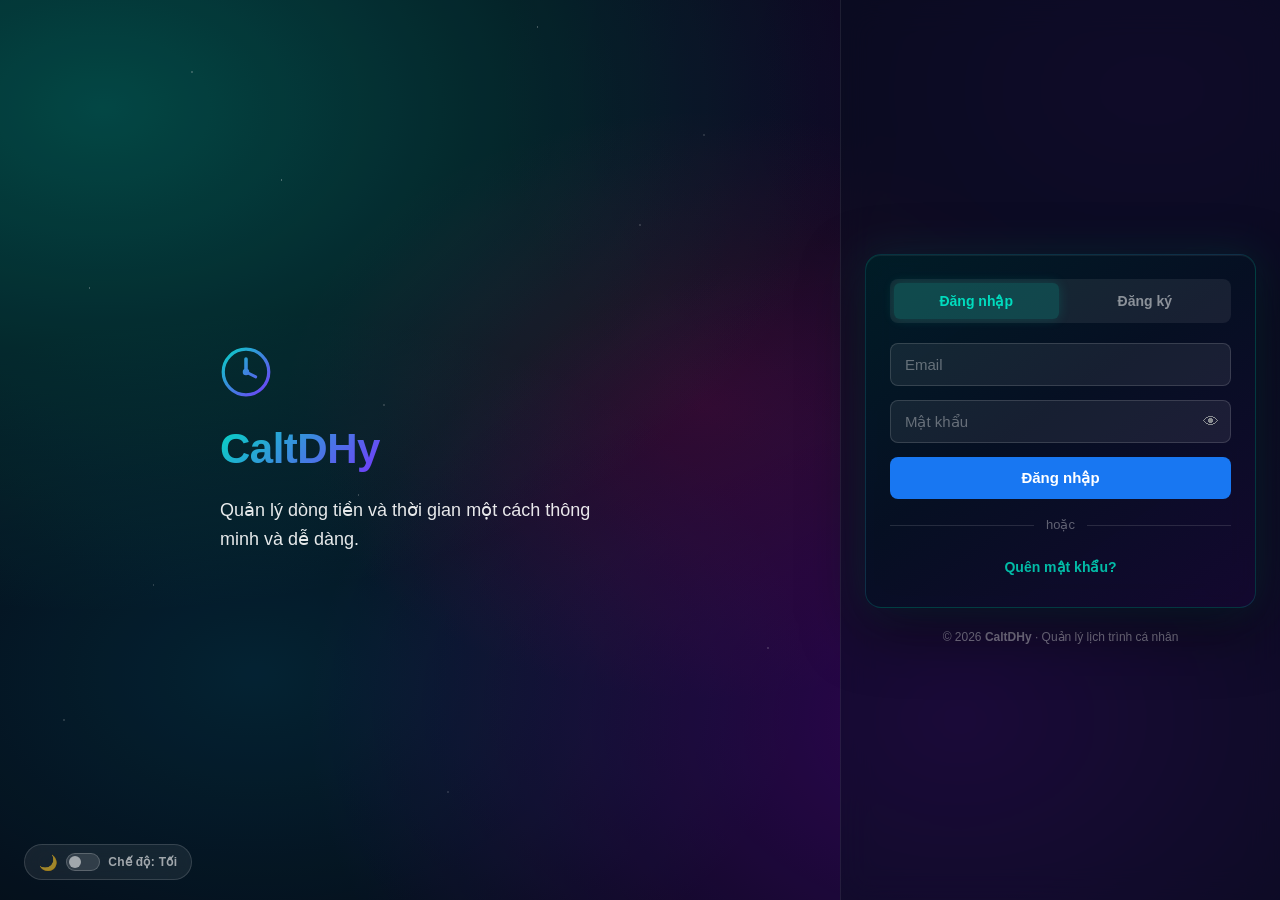
<file: index.html>
<!DOCTYPE html>
<html lang="vi">

<head>
    <meta charset="UTF-8" />
    <meta name="viewport" content="width=device-width, initial-scale=1.0" />
    <title>CaltDHy – Quản lý lịch trình cá nhân</title>
    <meta name="description" content="CaltDHy – Quản lý lịch trình cá nhân thông minh." />
    <link rel="preconnect" href="https://fonts.googleapis.com" />
    <link rel="preconnect" href="https://fonts.gstatic.com" crossorigin />
    <link
        href="https://fonts.googleapis.com/css2?family=Be+Vietnam+Pro:ital,wght@0,300;0,400;0,500;0,600;0,700;0,800;1,400&display=swap"
        rel="stylesheet" />
    <link rel="stylesheet" href="style.css" />
    <link rel="manifest" href="manifest.json">
</head>

<body class="auth-body">

    <!-- Shooting stars canvas -->
    <canvas id="shootingStarsCanvas"></canvas>

    <!-- Color mode toggle (bottom-left) -->
    <button class="color-mode-toggle" id="colorModeToggle" onclick="toggleColorMode()" title="Chuyển chế độ màu">
        <span class="toggle-icon" id="modeIcon">🌙</span>
        <div class="toggle-track">
            <div class="toggle-thumb" id="toggleThumb"></div>
        </div>
        <span id="modeLabel">Chế độ: Tối</span>
    </button>

    <!-- ====== AUTH PAGE ====== -->
    <div class="auth-page" id="authPage">

        <!-- Left: Branding -->
        <div class="auth-brand">
            <div class="brand-content">
                <!-- CaltDHy SVG clock logo -->
                <svg style="width:52px;height:52px;margin-bottom:12px;" viewBox="0 0 32 32" fill="none"
                    xmlns="http://www.w3.org/2000/svg">
                    <defs>
                        <linearGradient id="alg1" x1="0" y1="0" x2="32" y2="32" gradientUnits="userSpaceOnUse">
                            <stop offset="0%" stop-color="#00dcc0" />
                            <stop offset="100%" stop-color="#7b2fff" />
                        </linearGradient>
                    </defs>
                    <circle cx="16" cy="16" r="14" stroke="url(#alg1)" stroke-width="2" fill="none" />
                    <line x1="16" y1="16" x2="16" y2="8" stroke="url(#alg1)" stroke-width="2.2"
                        stroke-linecap="round" />
                    <line x1="16" y1="16" x2="22" y2="19" stroke="url(#alg1)" stroke-width="1.8"
                        stroke-linecap="round" />
                    <circle cx="16" cy="16" r="2" fill="url(#alg1)" />
                </svg>
                <h1 class="brand-name"
                    style="background:linear-gradient(135deg,#00dcc0,#7b2fff,#e054b0);-webkit-background-clip:text;-webkit-text-fill-color:transparent;background-clip:text;font-size:42px;">
                    CaltDHy</h1>
                <p class="brand-tagline">Quản lý dòng tiền và thời gian một cách thông minh và dễ dàng.</p>
            </div>
        </div>

        <!-- Right: Form Panel -->
        <div class="auth-panel">
            <div class="auth-card">

                <!-- Tab buttons -->
                <div class="auth-tabs">
                    <button class="tab-btn active" id="loginTab" onclick="switchTab('login')">Đăng nhập</button>
                    <button class="tab-btn" id="registerTab" onclick="switchTab('register')">Đăng ký</button>
                </div>

                <!-- ĐĂNG NHẬP -->
                <div class="auth-form" id="loginForm">
                    <div class="form-group">
                        <input type="email" id="loginEmail" class="form-input" placeholder="Email"
                            autocomplete="email" />
                    </div>
                    <div class="form-group">
                        <div class="input-with-toggle">
                            <input type="password" id="loginPassword" class="form-input" placeholder="Mật khẩu"
                                autocomplete="current-password" />
                            <button type="button" class="toggle-pass"
                                onclick="togglePassword('loginPassword', this)">👁</button>
                        </div>
                    </div>
                    <div id="loginError" class="form-message error" style="display:none;"></div>
                    <button class="btn-primary btn-full" id="loginBtn" onclick="handleLogin()">Đăng nhập</button>
                    <div class="auth-divider"><span>hoặc</span></div>
                    <button class="btn-link" onclick="switchTab('forgot')">Quên mật khẩu?</button>
                </div>

                <!-- ĐĂNG KÝ -->
                <div class="auth-form" id="registerForm" style="display:none;">
                    <div class="form-group">
                        <input type="text" id="regName" class="form-input" placeholder="Họ và tên"
                            autocomplete="name" />
                    </div>
                    <div class="form-group">
                        <input type="email" id="regEmail" class="form-input" placeholder="Email" autocomplete="email" />
                    </div>
                    <div class="form-group">
                        <div class="input-with-toggle">
                            <input type="password" id="regPassword" class="form-input"
                                placeholder="Mật khẩu (ít nhất 6 ký tự)" autocomplete="new-password" />
                            <button type="button" class="toggle-pass"
                                onclick="togglePassword('regPassword', this)">👁</button>
                        </div>
                    </div>
                    <div class="form-group">
                        <input type="password" id="regConfirm" class="form-input" placeholder="Xác nhận mật khẩu"
                            autocomplete="new-password" />
                    </div>
                    <div id="registerError" class="form-message error" style="display:none;"></div>
                    <div id="registerSuccess" class="form-message success" style="display:none;"></div>
                    <button class="btn-primary btn-full" id="registerBtn" onclick="handleRegister()">Tạo tài
                        khoản</button>
                </div>

                <!-- QUÊN MẬT KHẨU -->
                <div class="auth-form" id="forgotForm" style="display:none;">
                    <p class="forgot-desc">Nhập email đã đăng ký, chúng tôi sẽ gửi hướng dẫn đặt lại mật khẩu.</p>
                    <div class="form-group">
                        <input type="email" id="forgotEmail" class="form-input" placeholder="Email đã đăng ký" />
                    </div>
                    <div id="forgotError" class="form-message error" style="display:none;"></div>
                    <div id="forgotSuccess" class="form-message success" style="display:none;"></div>
                    <button class="btn-primary btn-full" id="forgotBtn" onclick="handleForgotPassword()">Gửi email đặt
                        lại</button>
                    <button class="btn-link" onclick="switchTab('login')">← Quay lại đăng nhập</button>
                </div>

            </div>

            <p class="auth-footer">
                © 2026 <strong>CaltDHy</strong> · Quản lý lịch trình cá nhân
            </p>
        </div>
    </div>

    <script src="auth.js"></script>

    <script>
        /* ── SHOOTING STARS ── */
        (function () {
            const canvas = document.getElementById('shootingStarsCanvas');
            const ctx = canvas.getContext('2d');
            let stars = [];

            function resize() {
                canvas.width = window.innerWidth;
                canvas.height = window.innerHeight;
            }
            window.addEventListener('resize', resize);
            resize();

            function randomBetween(a, b) { return a + Math.random() * (b - a); }

            function spawnStar() {
                const startX = randomBetween(0, canvas.width);
                const startY = randomBetween(0, canvas.height * 0.5); // top half
                const length = randomBetween(80, 200);
                const angle = randomBetween(30, 50) * Math.PI / 180; // diagonal down-right
                const speed = randomBetween(280, 520); // px/s
                const life = length / speed; // seconds until gone
                return {
                    x: startX, y: startY, length, angle, speed, life, age: 0,
                    tailX: Math.cos(angle), tailY: Math.sin(angle)
                };
            }

            let lastTime = null;

            function loop(ts) {
                if (!lastTime) lastTime = ts;
                const dt = Math.min((ts - lastTime) / 1000, 0.05);
                lastTime = ts;

                ctx.clearRect(0, 0, canvas.width, canvas.height);

                // Spawn new star randomly
                if (Math.random() < dt * 1.8) stars.push(spawnStar()); // avg ~1.8 per second

                // Update & draw
                stars = stars.filter(s => s.age < s.life);
                stars.forEach(s => {
                    s.age += dt;
                    const progress = s.age / s.life;          // 0 → 1
                    const alpha = Math.sin(progress * Math.PI); // fade in + out
                    const traveled = s.speed * s.age;
                    const headX = s.x + s.tailX * traveled;
                    const headY = s.y + s.tailY * traveled;
                    const tailX = headX - s.tailX * s.length * (1 - progress * 0.4);
                    const tailY = headY - s.tailY * s.length * (1 - progress * 0.4);

                    const grad = ctx.createLinearGradient(tailX, tailY, headX, headY);
                    grad.addColorStop(0, `rgba(255,255,255,0)`);
                    grad.addColorStop(0.6, `rgba(200,240,255,${alpha * 0.55})`);
                    grad.addColorStop(1, `rgba(255,255,255,${alpha * 0.9})`);

                    ctx.beginPath();
                    ctx.moveTo(tailX, tailY);
                    ctx.lineTo(headX, headY);
                    ctx.strokeStyle = grad;
                    ctx.lineWidth = randomBetween(0.5, 1.5);
                    ctx.stroke();

                    // Head glow dot
                    ctx.beginPath();
                    ctx.arc(headX, headY, 1.5, 0, Math.PI * 2);
                    ctx.fillStyle = `rgba(255,255,255,${alpha * 0.9})`;
                    ctx.fill();
                });

                requestAnimationFrame(loop);
            }
            requestAnimationFrame(loop);
        })();

        /* ── COLOR MODE TOGGLE ── */
        function toggleColorMode() {
            const body = document.body;
            const isLight = body.classList.toggle('light-mode');
            document.getElementById('modeIcon').textContent = isLight ? '☀️' : '🌙';
            document.getElementById('modeLabel').textContent = isLight ? 'Chế độ: Sáng' : 'Chế độ: Tối';
            localStorage.setItem('caltdhy_theme', isLight ? 'light' : 'dark');
        }

        // Restore saved theme on load
        (function () {
            const saved = localStorage.getItem('caltdhy_theme');
            if (saved === 'light') {
                document.body.classList.add('light-mode');
                document.getElementById('modeIcon').textContent = '☀️';
                document.getElementById('modeLabel').textContent = 'Chế độ: Sáng';
            }
        })();
    </script>
    <script>
        if ('serviceWorker' in navigator) {
            navigator.serviceWorker.register('sw.js');
        }
    </script>
</body>

</html>
</file>
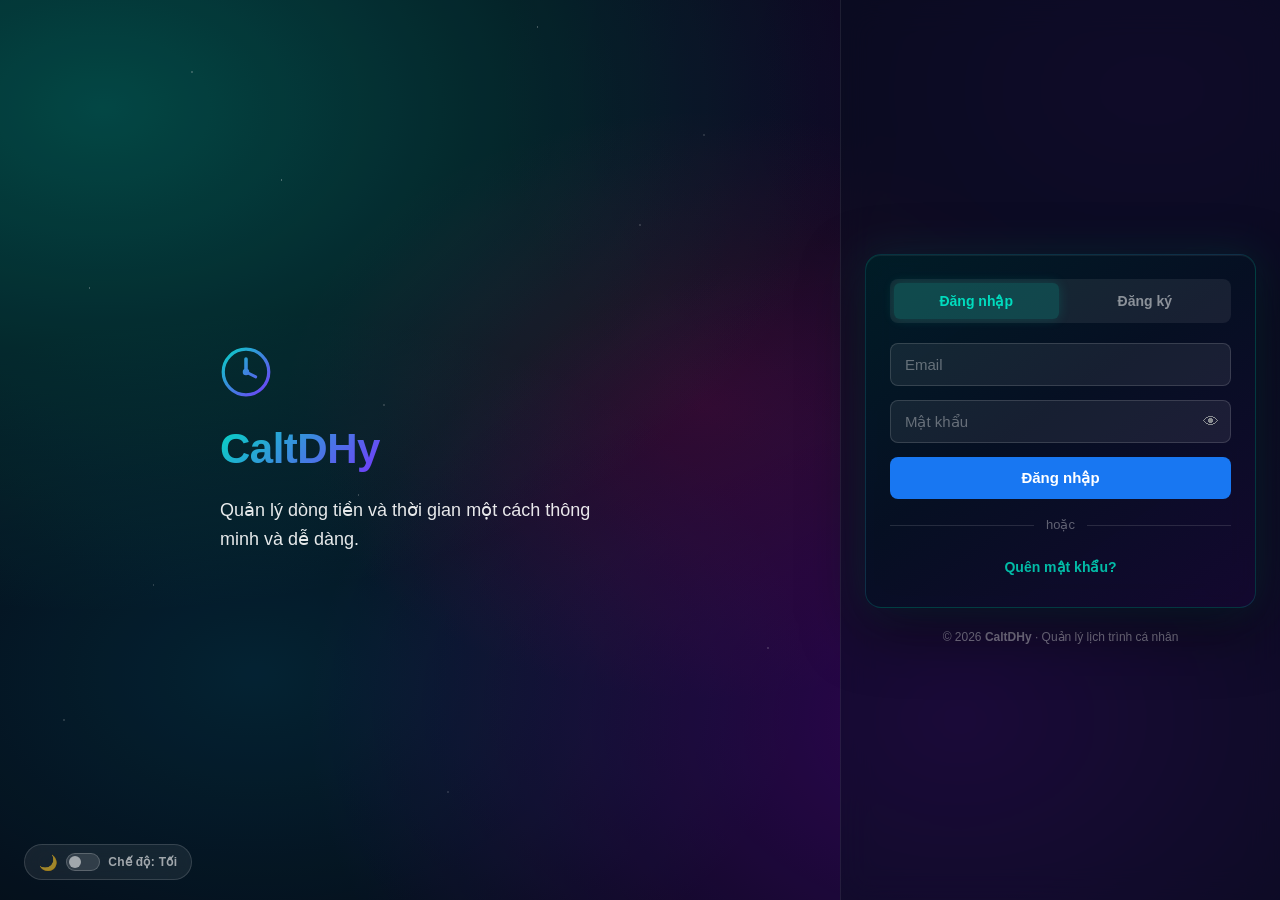
<file: dashboard.html>
<!DOCTYPE html>
<html lang="vi">

<head>
    <meta charset="UTF-8" />
    <meta name="viewport" content="width=device-width, initial-scale=1.0" />
    <title>Lịch trình – projectcanhan</title>
    <meta name="description" content="Xem và quản lý lịch trình cá nhân của bạn." />
    <link rel="preconnect" href="https://fonts.googleapis.com" />
    <link rel="preconnect" href="https://fonts.gstatic.com" crossorigin />
    <link
        href="https://fonts.googleapis.com/css2?family=Be+Vietnam+Pro:ital,wght@0,300;0,400;0,500;0,600;0,700;0,800;1,400&display=swap"
        rel="stylesheet" />
    <link rel="stylesheet" href="style.css" />
    <link rel="manifest" href="manifest.json">
</head>

<body class="dashboard-body">

    <!-- ====== NAVBAR ====== -->
    <nav class="navbar" id="navbar">
        <div class="nav-container">
            <!-- Logo -->
            <a href="month-picker.html" class="nav-logo">
                <!-- SVG Logo Calsoli: vòng tròn gradient + tia sáng -->
                <svg class="calsoli-logo-svg" viewBox="0 0 32 32" fill="none" xmlns="http://www.w3.org/2000/svg">
                    <defs>
                        <linearGradient id="lg1" x1="0" y1="0" x2="32" y2="32" gradientUnits="userSpaceOnUse">
                            <stop offset="0%" stop-color="#00dcc0" />
                            <stop offset="100%" stop-color="#7b2fff" />
                        </linearGradient>
                        <linearGradient id="lg2" x1="0" y1="0" x2="32" y2="32" gradientUnits="userSpaceOnUse">
                            <stop offset="0%" stop-color="#00dcc0" stop-opacity="0.8" />
                            <stop offset="100%" stop-color="#7b2fff" stop-opacity="0.8" />
                        </linearGradient>
                    </defs>
                    <!-- Vòng ngoài -->
                    <circle cx="16" cy="16" r="14" stroke="url(#lg1)" stroke-width="2" fill="none" />
                    <!-- Kim đồng hồ giờ -->
                    <line x1="16" y1="16" x2="16" y2="8" stroke="url(#lg1)" stroke-width="2.2" stroke-linecap="round" />
                    <!-- Kim đồng hồ phút -->
                    <line x1="16" y1="16" x2="22" y2="19" stroke="url(#lg2)" stroke-width="1.8"
                        stroke-linecap="round" />
                    <!-- Tâm -->
                    <circle cx="16" cy="16" r="2" fill="url(#lg1)" />
                    <!-- Dấu tích nhỏ trên vòng -->
                    <circle cx="16" cy="4" r="1" fill="url(#lg1)" opacity="0.7" />
                    <circle cx="28" cy="16" r="1" fill="url(#lg1)" opacity="0.5" />
                    <circle cx="4" cy="16" r="1" fill="url(#lg1)" opacity="0.5" />
                </svg>
                <span class="logo-text">CaltDHy</span>
            </a>

            <!-- Nav center: tháng điều hướng -->
            <div class="nav-center">
                <button class="nav-month-btn" id="prevMonthBtn" onclick="changeMonth(-1)"
                    title="Tháng trước">&#8592;</button>
                <span class="nav-month-title" id="monthTitle">Tháng ...</span>
                <button class="nav-month-btn" id="nextMonthBtn" onclick="changeMonth(1)"
                    title="Tháng sau">&#8594;</button>
                <button class="nav-today-btn" onclick="goToday()">Hôm nay</button>
            </div>

            <!-- Nav right: user info -->
            <div class="nav-right">
                <div class="nav-user" id="navUser">
                    <div class="user-avatar" id="userAvatar">U</div>
                    <span class="user-name" id="userName">Người dùng</span>
                </div>
                <button class="nav-back-btn" onclick="window.location.href='month-picker.html'" title="Quay lại">
                    ← Quay lại
                </button>
                <button class="nav-logout-btn" onclick="handleLogout()" title="Đăng xuất">
                    <span>Đăng xuất</span>
                </button>
            </div>
        </div>
    </nav>

    <!-- ====== CALENDAR MAIN ====== -->
    <main class="calendar-main">
        <!-- Loading skeleton -->
        <div class="calendar-loading" id="calendarLoading">
            <div class="loading-spinner"></div>
            <p>Đang tải lịch trình...</p>
        </div>

        <!-- Calendar grid -->
        <div class="calendar-wrapper" id="calendarWrapper" style="display:none;">
            <!-- Days of week header -->
            <div class="calendar-header-row">
                <div class="day-header">CN</div>
                <div class="day-header">Thứ 2</div>
                <div class="day-header">Thứ 3</div>
                <div class="day-header">Thứ 4</div>
                <div class="day-header">Thứ 5</div>
                <div class="day-header">Thứ 6</div>
                <div class="day-header">Thứ 7</div>
            </div>
            <!-- Calendar cells container -->
            <div class="calendar-grid" id="calendarGrid"></div>
        </div>
    </main>

    <!-- ====== MODAL THÊM / SỬA SỰ KIỆN ====== -->
    <div class="modal-overlay" id="eventModal" style="display:none;" onclick="closeModalOnOverlay(event)">
        <div class="modal-card" id="modalCard">
            <div class="modal-header">
                <h3 class="modal-title" id="modalTitle">Thêm lịch trình</h3>
                <button class="modal-close" onclick="closeModal()" title="Đóng">&times;</button>
            </div>

            <div class="modal-body">
                <input type="hidden" id="eventId" />

                <div class="form-group">
                    <label class="form-label">Tên công việc <span class="required">*</span></label>
                    <input type="text" id="eventTitle" class="form-input" placeholder="Ví dụ: Họp nhóm dự án..."
                        maxlength="100" />
                </div>

                <div class="form-group">
                    <label class="form-label">Ngày <span class="required">*</span></label>
                    <input type="date" id="eventDate" class="form-input" />
                </div>

                <div class="form-row">
                    <div class="form-group">
                        <label class="form-label">Giờ bắt đầu</label>
                        <input type="hidden" id="eventStart" />
                        <div class="time-picker-custom" id="startTimePicker">
                            <select id="startHour" title="Giờ" onchange="syncTimePicker('start')"></select>
                            <span class="time-picker-sep">:</span>
                            <select id="startMin" title="Phút" onchange="syncTimePicker('start')"></select>
                            <select id="startAmPm" title="AM/PM" onchange="syncTimePicker('start')">
                                <option value="AM">AM</option>
                                <option value="PM">PM</option>
                            </select>
                        </div>
                    </div>
                    <div class="form-group">
                        <label class="form-label">Giờ kết thúc</label>
                        <input type="hidden" id="eventEnd" />
                        <div class="time-picker-custom" id="endTimePicker">
                            <select id="endHour" title="Giờ" onchange="syncTimePicker('end')"></select>
                            <span class="time-picker-sep">:</span>
                            <select id="endMin" title="Phút" onchange="syncTimePicker('end')"></select>
                            <select id="endAmPm" title="AM/PM" onchange="syncTimePicker('end')">
                                <option value="AM">AM</option>
                                <option value="PM">PM</option>
                            </select>
                        </div>
                    </div>
                </div>

                <div class="form-group">
                    <label class="form-label">Ghi chú</label>
                    <textarea id="eventDesc" class="form-input form-textarea" placeholder="Mô tả thêm về công việc..."
                        maxlength="500" rows="3"></textarea>
                </div>

                <!-- Mức độ ưu tiên + Bật thông báo -->
                <div class="form-group">
                    <div class="priority-notify-row">
                        <div class="priority-col">
                            <label class="form-label">Mức độ ưu tiên</label>
                            <div class="color-picker">
                                <label class="color-opt"><input type="radio" name="eventColor" value="#1877F2"
                                        checked /><span style="background:#1877F2;"></span></label>
                                <label class="color-opt"><input type="radio" name="eventColor" value="#42b72a" /><span
                                        style="background:#42b72a;"></span></label>
                                <label class="color-opt"><input type="radio" name="eventColor" value="#e74c3c" /><span
                                        style="background:#e74c3c;"></span></label>
                                <label class="color-opt"><input type="radio" name="eventColor" value="#f39c12" /><span
                                        style="background:#f39c12;"></span></label>
                                <label class="color-opt"><input type="radio" name="eventColor" value="#9b59b6" /><span
                                        style="background:#9b59b6;"></span></label>
                                <label class="color-opt"><input type="radio" name="eventColor" value="#1abc9c" /><span
                                        style="background:#1abc9c;"></span></label>
                            </div>
                        </div>
                        <!-- Notification toggle -->
                        <div class="notify-toggle-wrap">
                            <label class="form-label" for="notifyToggle">Bật thông báo</label>
                            <label class="notify-switch">
                                <input type="checkbox" id="notifyToggle" />
                                <span class="notify-slider"></span>
                            </label>
                        </div>
                    </div>
                </div>

                <div id="modalError" class="form-message error" style="display:none;"></div>

            </div>

            <div class="modal-footer">
                <button class="btn-danger" id="deleteBtn" onclick="handleDeleteEvent()" style="display:none;">🗑
                    Xóa</button>
                <div class="footer-right">
                    <button class="btn-secondary" onclick="closeModal()">Hủy</button>
                    <button class="btn-primary" id="saveBtn" onclick="handleSaveEvent()">💾 Lưu</button>
                </div>
            </div>
        </div>
    </div>

    <!-- ====== DAY DETAIL POPUP ====== -->
    <div class="day-detail-overlay" id="dayDetailModal" style="display:none;" onclick="closeDayDetailOnOverlay(event)">
        <div class="day-detail-card" id="dayDetailCard">
            <div class="day-detail-header">
                <h3 class="day-detail-title" id="dayDetailTitle">Ngày</h3>
                <button class="day-detail-close" onclick="closeDayDetail()" title="Đóng">&times;</button>
            </div>
            <div class="day-detail-body" id="dayDetailBody"></div>
        </div>
    </div>

    <!-- ====== COPY SCHEDULE MODAL ====== -->
    <div class="modal-overlay" id="copyScheduleModal" style="display:none;"
        onclick="if(event.target===this)closeCopyModal()">
        <div class="modal-card copy-modal-card">
            <div class="modal-header">
                <h3 class="modal-title">📋 Sao chép lịch trình</h3>
                <button class="modal-close" onclick="closeCopyModal()" title="Đóng">&times;</button>
            </div>
            <div class="modal-body" style="gap:14px;">
                <p class="copy-modal-desc">Hãy chọn ngày mà bạn muốn sao chép công việc <span
                        style="color:rgba(231,76,60,0.9);font-weight:700;">(màu đỏ)</span> từ đó.</p>
                <div class="copy-target-info" id="copyTargetInfo"></div>
                <div class="form-group">
                    <label class="form-label">Chọn ngày nguồn <span class="required">*</span></label>
                    <input type="date" id="copySourceDate" class="form-input" style="color-scheme:dark;" />
                </div>
                <p class="copy-modal-note">💡 Chỉ các lịch trình được đánh màu <strong
                        style="color:#e74c3c;">đỏ</strong> mới được sao chép.</p>
            </div>
            <div class="modal-footer">
                <div class="footer-right">
                    <button class="btn-secondary" onclick="closeCopyModal()">Hủy</button>
                    <button class="btn-primary" onclick="handleCopySchedule()">📋 Xác nhận sao chép</button>
                </div>
            </div>
        </div>
    </div>

    <!-- ====== TOAST NOTIFICATION ====== -->
    <div class="toast" id="toast"></div>


    <script>
        /* ============================================================
           AUTH GUARD
        ============================================================ */
        (function () {
            if (!localStorage.getItem('pcn_token')) {
                window.location.href = 'index.html';
            }
        })();

        /* ============================================================
           LOGOUT
        ============================================================ */
        function handleLogout() {
            ['caltdhy_token', 'caltdhy_user', 'pcn_token', 'pcn_user'].forEach(k => localStorage.removeItem(k));
            ['caltdhy_token', 'caltdhy_user'].forEach(k => sessionStorage.removeItem(k));
            window.location.href = 'index.html';
        }

        /* ============================================================
           SHOW USERNAME
        ============================================================ */
        (function () {
            try {
                const raw = localStorage.getItem('pcn_user') || localStorage.getItem('caltdhy_user');
                const user = raw ? JSON.parse(raw) : null;
                if (user) {
                    const name = user.name || user.username || '';
                    const el = document.getElementById('userName');
                    if (el && name) el.textContent = name;
                    const av = document.getElementById('userAvatar');
                    if (av && name) av.textContent = name.charAt(0).toUpperCase();
                }
            } catch (e) { /* ignore */ }
        })();
    </script>

    <script src="calendar.js"></script>
    <script>
        if ('serviceWorker' in navigator) {
            navigator.serviceWorker.register('sw.js');
        }
    </script>
</body>

</html>
</file>
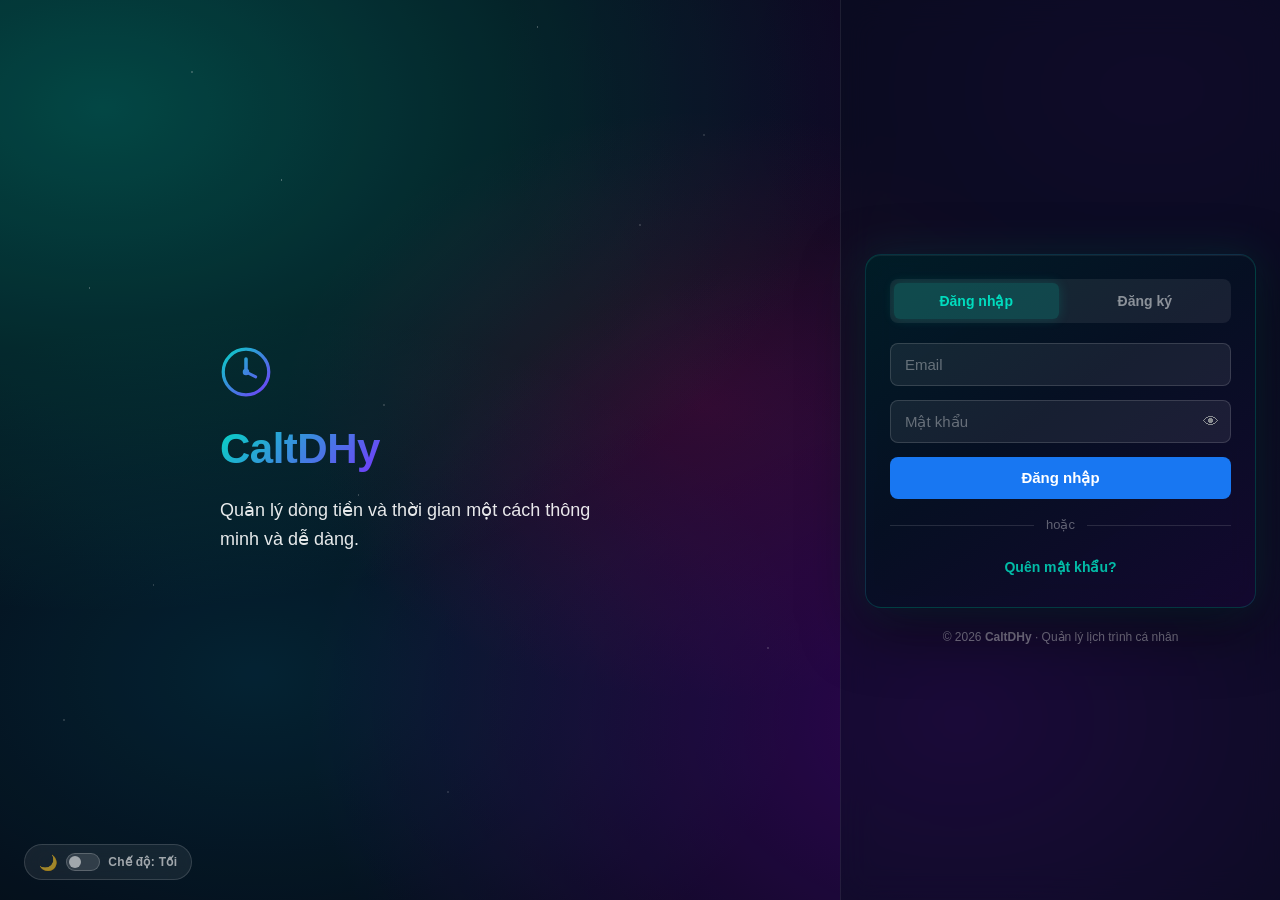
<file: hub.html>
<!DOCTYPE html>
<html lang="vi">

<head>
    <meta charset="UTF-8" />
    <meta name="viewport" content="width=device-width, initial-scale=1.0" />
    <title>CaltDHy – Danh mục chính</title>
    <meta name="description" content="CaltDHy – Chọn tính năng bạn muốn sử dụng." />
    <link rel="preconnect" href="https://fonts.googleapis.com" />
    <link rel="preconnect" href="https://fonts.gstatic.com" crossorigin />
    <link
        href="https://fonts.googleapis.com/css2?family=Be+Vietnam+Pro:ital,wght@0,300;0,400;0,500;0,600;0,700;0,800;1,400&family=Syne:wght@700;800&display=swap"
        rel="stylesheet" />
    <style>
        /* ============================================================
           RESET & BASE
        ============================================================ */
        *,
        *::before,
        *::after {
            box-sizing: border-box;
            margin: 0;
            padding: 0;
        }

        html,
        body {
            height: 100%;
            font-family: 'Be Vietnam Pro', -apple-system, BlinkMacSystemFont, sans-serif;
            overflow: hidden;
        }

        /* ============================================================
           BACKGROUND
        ============================================================ */
        body {
            background:
                radial-gradient(ellipse at 10% 0%, rgba(0, 200, 170, 0.30) 0%, transparent 50%),
                radial-gradient(ellipse at 80% 100%, rgba(180, 30, 120, 0.35) 0%, transparent 52%),
                radial-gradient(ellipse at 90% 5%, rgba(80, 0, 160, 0.22) 0%, transparent 40%),
                radial-gradient(ellipse at 15% 90%, rgba(110, 0, 180, 0.20) 0%, transparent 42%),
                #060d18;
            min-height: 100vh;
            position: relative;
        }

        /* ============================================================
           FLOATING ORBS (decorative)
        ============================================================ */
        .orb {
            position: fixed;
            border-radius: 50%;
            filter: blur(90px);
            pointer-events: none;
            z-index: 0;
            animation: drift 14s ease-in-out infinite alternate;
        }

        .orb-1 {
            width: 500px;
            height: 500px;
            background: rgba(0, 200, 170, 0.16);
            top: -130px;
            left: -80px;
            animation-duration: 16s;
        }

        .orb-2 {
            width: 440px;
            height: 440px;
            background: rgba(170, 20, 100, 0.22);
            bottom: -80px;
            right: -60px;
            animation-duration: 13s;
            animation-delay: -5s;
        }

        .orb-3 {
            width: 300px;
            height: 300px;
            background: rgba(110, 0, 180, 0.20);
            bottom: 10%;
            left: 10%;
            animation-duration: 18s;
            animation-delay: -9s;
        }

        @keyframes drift {
            0% {
                transform: translate(0, 0) scale(1);
            }

            50% {
                transform: translate(24px, -20px) scale(1.06);
            }

            100% {
                transform: translate(-16px, 18px) scale(0.95);
            }
        }

        /* ============================================================
           SHOOTING STARS CANVAS
        ============================================================ */
        #starsCanvas {
            position: fixed;
            inset: 0;
            width: 100%;
            height: 100%;
            pointer-events: none;
            z-index: 0;
        }

        /* ============================================================
           NAVBAR
        ============================================================ */
        .navbar {
            position: fixed;
            top: 0;
            left: 0;
            right: 0;
            z-index: 100;
            height: 60px;
            display: flex;
            align-items: center;
            padding: 0 28px;
            justify-content: space-between;
            background: rgba(6, 13, 24, 0.65);
            backdrop-filter: blur(20px);
            -webkit-backdrop-filter: blur(20px);
            border-bottom: 1px solid rgba(255, 255, 255, 0.07);
        }

        .nav-logo {
            display: flex;
            align-items: center;
            gap: 10px;
            text-decoration: none;
        }

        .nav-logo svg {
            width: 28px;
            height: 28px;
            flex-shrink: 0;
        }

        .logo-text {
            font-family: 'Syne', sans-serif;
            font-size: 20px;
            font-weight: 800;
            letter-spacing: -0.5px;
            background: linear-gradient(135deg, #00dcc0 0%, #7b2fff 60%, #e054b0 100%);
            -webkit-background-clip: text;
            -webkit-text-fill-color: transparent;
            background-clip: text;
        }

        .nav-right {
            display: flex;
            align-items: center;
            gap: 12px;
        }

        .nav-username {
            font-size: 14px;
            font-weight: 500;
            color: rgba(255, 255, 255, 0.65);
        }

        .btn-logout {
            padding: 8px 18px;
            border-radius: 10px;
            border: 1px solid rgba(255, 255, 255, 0.14);
            background: rgba(255, 255, 255, 0.06);
            color: rgba(255, 255, 255, 0.7);
            font-size: 13px;
            font-weight: 600;
            font-family: inherit;
            cursor: pointer;
            backdrop-filter: blur(8px);
            transition: all 0.25s ease;
        }

        .btn-logout:hover {
            background: rgba(255, 80, 100, 0.18);
            border-color: rgba(255, 80, 100, 0.45);
            color: #ff6080;
        }

        /* ============================================================
           MAIN PAGE WRAPPER
        ============================================================ */
        #hub-page {
            position: relative;
            z-index: 1;
            min-height: 100vh;
            display: flex;
            flex-direction: column;
            align-items: center;
            justify-content: center;
            padding: 80px 24px 40px;
            transition: opacity 0.5s ease, transform 0.5s ease;
        }

        #hub-page.fade-out {
            opacity: 0;
            transform: scale(1.03);
            pointer-events: none;
        }

        /* ============================================================
           HEADER TEXT
        ============================================================ */
        .hub-eyebrow {
            font-size: 11px;
            font-weight: 600;
            letter-spacing: 3.5px;
            text-transform: uppercase;
            color: rgba(0, 220, 190, 0.65);
            margin-bottom: 10px;
            text-align: center;
        }

        .hub-title {
            font-family: 'Be Vietnam Pro', 'Times New Roman', serif;
            font-size: clamp(26px, 4vw, 42px);
            font-weight: 800;
            color: rgba(255, 255, 255, 0.93);
            text-align: center;
            letter-spacing: -0.5px;
            line-height: 1.25;
            margin-bottom: 10px;
        }

        .hub-subtitle {
            font-size: 15px;
            color: rgba(255, 255, 255, 0.38);
            text-align: center;
            margin-bottom: 56px;
            font-weight: 400;
        }

        /* ============================================================
           CARDS CONTAINER
        ============================================================ */
        .cards-container {
            display: flex;
            gap: 32px;
            align-items: stretch;
            justify-content: center;
            flex-wrap: wrap;
        }

        /* ============================================================
           INDIVIDUAL CARD
        ============================================================ */
        .hub-card {
            position: relative;
            width: 280px;
            min-height: 340px;
            border-radius: 28px;
            border: 1px solid rgba(255, 255, 255, 0.10);
            background: rgba(255, 255, 255, 0.04);
            backdrop-filter: blur(24px);
            -webkit-backdrop-filter: blur(24px);
            cursor: pointer;
            display: flex;
            flex-direction: column;
            align-items: center;
            justify-content: center;
            gap: 18px;
            padding: 40px 28px;
            text-align: center;
            overflow: hidden;

            /* Transitions */
            transition:
                transform 0.38s cubic-bezier(0.34, 1.56, 0.64, 1),
                opacity 0.38s ease,
                border-color 0.35s ease,
                box-shadow 0.35s ease,
                background 0.35s ease;
        }

        /* Glow pseudo-element */
        .hub-card::before {
            content: '';
            position: absolute;
            inset: -1px;
            border-radius: 29px;
            background: var(--card-gradient);
            opacity: 0;
            transition: opacity 0.35s ease;
            z-index: -1;
        }

        /* Inner shine overlay */
        .hub-card::after {
            content: '';
            position: absolute;
            inset: 0;
            border-radius: 28px;
            background: linear-gradient(135deg, rgba(255, 255, 255, 0.06) 0%, transparent 60%);
            pointer-events: none;
        }

        /* Card hover state applied via JS on parent container */
        .cards-container:hover .hub-card {
            opacity: 0.4;
            transform: scale(0.97);
        }

        .cards-container:hover .hub-card:hover {
            opacity: 1;
            transform: scale(1.05);
            border-color: rgba(255, 255, 255, 0.18);
            background: rgba(255, 255, 255, 0.07);
        }

        .cards-container:hover .hub-card:hover::before {
            opacity: 1;
        }

        /* ---- Card: Quản lý chi tiêu ---- */
        .card-spending {
            --card-gradient: linear-gradient(135deg, rgba(0, 220, 190, 0.35) 0%, rgba(0, 140, 255, 0.20) 100%);
        }

        .card-spending:hover {
            box-shadow:
                0 20px 60px rgba(0, 200, 170, 0.28),
                0 0 0 1px rgba(0, 220, 190, 0.22) inset;
        }

        /* ---- Card: Lịch trình ---- */
        .card-schedule {
            --card-gradient: linear-gradient(135deg, rgba(170, 30, 120, 0.35) 0%, rgba(110, 0, 200, 0.22) 100%);
        }

        .card-schedule:hover {
            box-shadow:
                0 20px 60px rgba(160, 20, 120, 0.28),
                0 0 0 1px rgba(180, 40, 150, 0.22) inset;
        }

        /* ============================================================
           CARD CONTENT
        ============================================================ */
        .card-icon-wrap {
            width: 80px;
            height: 80px;
            border-radius: 22px;
            display: flex;
            align-items: center;
            justify-content: center;
            font-size: 36px;
            position: relative;
            flex-shrink: 0;
        }

        .card-spending .card-icon-wrap {
            background: rgba(0, 220, 190, 0.10);
            border: 1px solid rgba(0, 220, 190, 0.22);
            box-shadow: 0 0 28px rgba(0, 200, 170, 0.18);
        }

        .card-schedule .card-icon-wrap {
            background: rgba(170, 30, 120, 0.10);
            border: 1px solid rgba(170, 30, 140, 0.25);
            box-shadow: 0 0 28px rgba(160, 20, 120, 0.18);
        }

        .card-label {
            font-family: 'Times New Roman', Times, serif;
            font-size: 22px;
            font-weight: 800;
            color: rgba(255, 255, 255, 0.92);
            letter-spacing: -0.5px;
            line-height: 1.25;
        }

        .card-desc {
            font-size: 13.5px;
            color: rgba(255, 255, 255, 0.42);
            line-height: 1.65;
            font-weight: 400;
        }

        .card-cta {
            display: inline-flex;
            align-items: center;
            gap: 6px;
            margin-top: 8px;
            padding: 10px 22px;
            border-radius: 50px;
            font-size: 13px;
            font-weight: 700;
            font-family: 'Be Vietnam Pro', sans-serif;
            letter-spacing: 0.3px;
            border: none;
            cursor: pointer;
            transition: transform 0.2s ease, box-shadow 0.2s ease;
            pointer-events: none;
            /* card itself handles click */
        }

        .card-spending .card-cta {
            background: linear-gradient(135deg, #00dcc0 0%, #0fa5e9 100%);
            color: #fff;
            box-shadow: 0 6px 20px rgba(0, 200, 170, 0.35);
        }

        .card-schedule .card-cta {
            background: linear-gradient(135deg, #c040a0 0%, #7b2fff 100%);
            color: #fff;
            box-shadow: 0 6px 20px rgba(160, 20, 120, 0.35);
        }

        .hub-card:hover .card-cta {
            transform: scale(1.04);
        }

        /* Arrow indicator */
        .card-arrow {
            font-size: 18px;
            transition: transform 0.25s ease;
        }

        .hub-card:hover .card-arrow {
            transform: translateX(4px);
        }

        /* ============================================================
           BOTTOM NOTE
        ============================================================ */
        .hub-bottom-note {
            margin-top: 48px;
            font-size: 12px;
            color: rgba(255, 255, 255, 0.18);
            text-align: center;
        }

        /* ============================================================
           PAGE ENTRANCE ANIMATION
        ============================================================ */
        @keyframes cardSlideUp {
            from {
                opacity: 0;
                transform: translateY(32px) scale(0.97);
            }

            to {
                opacity: 1;
                transform: translateY(0) scale(1);
            }
        }

        .hub-card {
            animation: cardSlideUp 0.55s cubic-bezier(0.22, 1, 0.36, 1) both;
        }

        .hub-card:nth-child(1) {
            animation-delay: 0.12s;
        }

        .hub-card:nth-child(2) {
            animation-delay: 0.24s;
        }

        /* ============================================================
           RESPONSIVE
        ============================================================ */
        @media (max-width: 640px) {
            .cards-container {
                flex-direction: column;
                align-items: center;
            }

            .hub-card {
                width: 100%;
                max-width: 340px;
                min-height: 260px;
            }

            .cards-container:hover .hub-card {
                opacity: 1;
                transform: scale(1);
            }

            .cards-container:hover .hub-card:hover {
                transform: scale(1.02);
            }
        }
    </style>
</head>

<body>

    <!-- Shooting stars canvas -->
    <canvas id="starsCanvas"></canvas>

    <!-- Floating orbs -->
    <div class="orb orb-1"></div>
    <div class="orb orb-2"></div>
    <div class="orb orb-3"></div>

    <!-- ====== NAVBAR ====== -->
    <nav class="navbar">
        <a href="#" class="nav-logo">
            <svg viewBox="0 0 32 32" fill="none" xmlns="http://www.w3.org/2000/svg">
                <defs>
                    <linearGradient id="lgh1" x1="0" y1="0" x2="32" y2="32" gradientUnits="userSpaceOnUse">
                        <stop offset="0%" stop-color="#00dcc0" />
                        <stop offset="100%" stop-color="#7b2fff" />
                    </linearGradient>
                </defs>
                <circle cx="16" cy="16" r="14" stroke="url(#lgh1)" stroke-width="2" fill="none" />
                <line x1="16" y1="16" x2="16" y2="8" stroke="url(#lgh1)" stroke-width="2.2" stroke-linecap="round" />
                <line x1="16" y1="16" x2="22" y2="19" stroke="url(#lgh1)" stroke-width="1.8" stroke-linecap="round"
                    opacity="0.8" />
                <circle cx="16" cy="16" r="2" fill="url(#lgh1)" />
                <circle cx="16" cy="4" r="1" fill="url(#lgh1)" opacity="0.7" />
                <circle cx="28" cy="16" r="1" fill="url(#lgh1)" opacity="0.5" />
                <circle cx="4" cy="16" r="1" fill="url(#lgh1)" opacity="0.5" />
            </svg>
            <span class="logo-text">CaltDHy</span>
        </a>
        <div class="nav-right">
            <span class="nav-username" id="navUsernameDisplay"></span>
            <button class="btn-logout" id="logoutBtn" onclick="handleLogout()">Đăng xuất</button>
        </div>
    </nav>

    <!-- ====== HUB PAGE ====== -->
    <div id="hub-page">

        <p class="hub-eyebrow">Danh mục chính</p>
        <h1 class="hub-title">Bạn muốn làm gì hôm nay?</h1>
        <p class="hub-subtitle">Chọn một tính năng để bắt đầu</p>

        <div class="cards-container" id="cardsContainer">

            <!-- Card 1: Quản lý chi tiêu -->
            <div class="hub-card card-spending" id="cardSpending" onclick="navigateTo('spending.html')" role="button"
                tabindex="0" aria-label="Quản lý chi tiêu">
                <div class="card-icon-wrap">💰</div>
                <div class="card-label">Quản lý<br>chi tiêu</div>
                <div class="card-desc">Theo dõi thu nhập, chi phí<br>và quản lý dòng tiền cá nhân.</div>
                <div class="card-cta">
                    Bắt đầu <span class="card-arrow">→</span>
                </div>
            </div>

            <!-- Card 2: Sắp xếp lịch trình -->
            <div class="hub-card card-schedule" id="cardSchedule" onclick="navigateTo('month-picker.html')"
                role="button" tabindex="0" aria-label="Sắp xếp lịch trình">
                <div class="card-icon-wrap">📅</div>
                <div class="card-label">Sắp xếp<br>lịch trình</div>
                <div class="card-desc">Lên kế hoạch, đặt lịch hẹn<br>và quản lý thời gian hiệu quả.</div>
                <div class="card-cta">
                    Bắt đầu <span class="card-arrow">→</span>
                </div>
            </div>

        </div>

        <p class="hub-bottom-note">© 2026 CaltDHy · Được thiết kế bởi Gia Huy</p>
    </div>

    <script>
        /* ============================================================
           AUTH GUARD
        ============================================================ */
        (function () {
            if (!localStorage.getItem('pcn_token')) {
                window.location.href = 'index.html';
            }
        })();

        /* ============================================================
           NAVIGATION WITH FADE-OUT
        ============================================================ */
        function navigateTo(url) {
            const page = document.getElementById('hub-page');
            page.classList.add('fade-out');
            setTimeout(() => {
                window.location.href = url;
            }, 520);
        }

        /* ============================================================
           KEYBOARD SUPPORT FOR CARDS
        ============================================================ */
        document.querySelectorAll('.hub-card').forEach(card => {
            card.addEventListener('keydown', (e) => {
                if (e.key === 'Enter' || e.key === ' ') {
                    e.preventDefault();
                    card.click();
                }
            });
        });

        /* ============================================================
           LOGOUT
        ============================================================ */
        function handleLogout() {
            localStorage.removeItem('pcn_token');
            localStorage.removeItem('pcn_user');
            localStorage.removeItem('caltdhy_token');
            localStorage.removeItem('caltdhy_user');
            sessionStorage.removeItem('caltdhy_token');
            sessionStorage.removeItem('caltdhy_user');
            window.location.href = 'index.html';
        }

        /* ============================================================
           SHOW LOGGED-IN USERNAME (if stored)
        ============================================================ */
        (function () {
            try {
                const raw = localStorage.getItem('pcn_user') || localStorage.getItem('caltdhy_user');
                const user = raw ? JSON.parse(raw) : null;
                if (user) {
                    const name = user.name || user.username || '';
                    if (name) document.getElementById('navUsernameDisplay').textContent = 'Xin chào, ' + name;
                }
            } catch (e) { /* ignore */ }
        })();

        /* ============================================================
           PAGE ENTRANCE ANIMATION
        ============================================================ */
        window.addEventListener('load', () => {
            const page = document.getElementById('hub-page');
            page.style.opacity = '0';
            page.style.transform = 'translateY(12px)';
            page.style.transition = 'opacity 0.55s ease, transform 0.55s ease';
            requestAnimationFrame(() => {
                requestAnimationFrame(() => {
                    page.style.opacity = '1';
                    page.style.transform = 'translateY(0)';
                });
            });
        });

        /* ============================================================
           SHOOTING STARS
        ============================================================ */
        (function () {
            const canvas = document.getElementById('starsCanvas');
            const ctx = canvas.getContext('2d');
            let shootingStars = [];
            let staticStars = [];

            function rand(a, b) { return a + Math.random() * (b - a); }

            /* --- Khởi tạo các điểm sao tĩnh nền --- */
            function initStaticStars() {
                staticStars = [];
                const count = Math.floor((canvas.width * canvas.height) / 3200); // ~mật độ cao
                for (let i = 0; i < count; i++) {
                    staticStars.push({
                        x: rand(0, canvas.width),
                        y: rand(0, canvas.height),
                        r: rand(0.3, 1.4),
                        alpha: rand(0.08, 0.55),
                        twinkleSpeed: rand(0.4, 1.6),
                        twinkleOffset: rand(0, Math.PI * 2)
                    });
                }
            }

            function resize() {
                canvas.width = window.innerWidth;
                canvas.height = window.innerHeight;
                initStaticStars();
            }
            window.addEventListener('resize', resize);
            resize();

            /* --- Sao băng --- */
            function spawnStar() {
                const startX = rand(0, canvas.width);
                const startY = rand(0, canvas.height * 0.65);
                const length = rand(80, 220);
                const angle = rand(26, 55) * Math.PI / 180;
                const speed = rand(220, 460);
                const life = length / speed;
                return {
                    x: startX, y: startY,
                    length, angle, speed, life, age: 0,
                    dx: Math.cos(angle), dy: Math.sin(angle)
                };
            }

            let lastTime = null;
            function loop(ts) {
                if (!lastTime) lastTime = ts;
                const dt = Math.min((ts - lastTime) / 1000, 0.05);
                lastTime = ts;
                ctx.clearRect(0, 0, canvas.width, canvas.height);

                /* Vẽ sao tĩnh nền với hiệu ứng nhấp nháy */
                staticStars.forEach(s => {
                    const twinkle = s.alpha * (0.5 + 0.5 * Math.sin(ts / 1000 * s.twinkleSpeed + s.twinkleOffset));
                    ctx.beginPath();
                    ctx.arc(s.x, s.y, s.r, 0, Math.PI * 2);
                    ctx.fillStyle = `rgba(220,235,255,${twinkle})`;
                    ctx.fill();
                });

                /* Spawn sao băng nhiều hơn: tăng hệ số lên 6 */
                if (Math.random() < dt * 6) shootingStars.push(spawnStar());
                shootingStars = shootingStars.filter(s => s.age < s.life);

                shootingStars.forEach(s => {
                    s.age += dt;
                    const progress = s.age / s.life;
                    const alpha = Math.sin(progress * Math.PI);
                    const traveled = s.speed * s.age;
                    const hx = s.x + s.dx * traveled;
                    const hy = s.y + s.dy * traveled;
                    const tx = hx - s.dx * s.length * (1 - progress * 0.35);
                    const ty = hy - s.dy * s.length * (1 - progress * 0.35);

                    const grad = ctx.createLinearGradient(tx, ty, hx, hy);
                    grad.addColorStop(0, 'rgba(255,255,255,0)');
                    grad.addColorStop(0.55, `rgba(200,240,255,${alpha * 0.45})`);
                    grad.addColorStop(1, `rgba(255,255,255,${alpha * 0.85})`);

                    ctx.beginPath();
                    ctx.moveTo(tx, ty);
                    ctx.lineTo(hx, hy);
                    ctx.strokeStyle = grad;
                    ctx.lineWidth = rand(0.5, 1.6);
                    ctx.stroke();

                    ctx.beginPath();
                    ctx.arc(hx, hy, 1.4, 0, Math.PI * 2);
                    ctx.fillStyle = `rgba(255,255,255,${alpha * 0.88})`;
                    ctx.fill();
                });

                requestAnimationFrame(loop);
            }
            requestAnimationFrame(loop);
        })();
    </script>

</body>

</html>
</file>
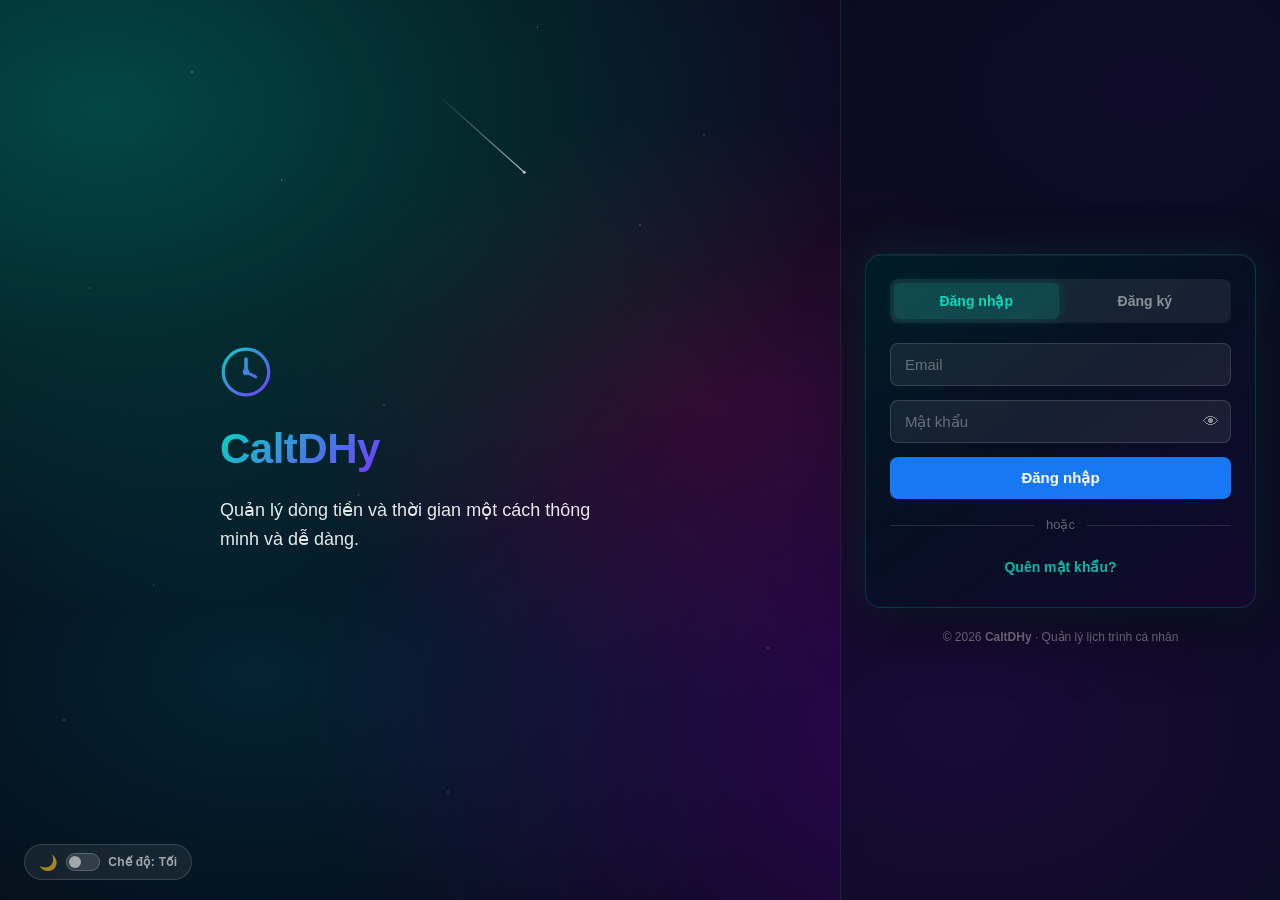
<file: month-picker.html>
<!DOCTYPE html>
<html lang="vi">

<head>
    <meta charset="UTF-8" />
    <meta name="viewport" content="width=device-width, initial-scale=1.0" />
    <title>CaltDHy – Chọn tháng</title>
    <meta name="description" content="CaltDHy – Chọn tháng để quản lý lịch trình." />
    <link rel="preconnect" href="https://fonts.googleapis.com" />
    <link rel="preconnect" href="https://fonts.gstatic.com" crossorigin />
    <link
        href="https://fonts.googleapis.com/css2?family=Be+Vietnam+Pro:ital,wght@0,300;0,400;0,500;0,600;0,700;0,800;1,400&family=Syne:wght@700;800&display=swap"
        rel="stylesheet" />
    <style>
        /* ============================================================
           RESET & BASE
        ============================================================ */
        *,
        *::before,
        *::after {
            box-sizing: border-box;
            margin: 0;
            padding: 0;
        }

        html,
        body {
            height: 100%;
            font-family: 'Be Vietnam Pro', -apple-system, BlinkMacSystemFont, sans-serif;
            overflow: hidden;
        }

        body {
            background:
                radial-gradient(ellipse at 8% 12%, rgba(0, 200, 170, .28) 0%, transparent 45%),
                radial-gradient(ellipse at 78% 82%, rgba(110, 0, 180, .35) 0%, transparent 48%),
                radial-gradient(ellipse at 55% 45%, rgba(170, 20, 90, .18) 0%, transparent 42%),
                radial-gradient(ellipse at 90% 10%, rgba(80, 0, 140, .22) 0%, transparent 40%),
                #07101e;
            display: flex;
            flex-direction: column;
            min-height: 100vh;
        }

        /* ============================================================
           FLOATING ORBS
        ============================================================ */
        .orb {
            position: fixed;
            border-radius: 50%;
            filter: blur(90px);
            pointer-events: none;
            z-index: 0;
            animation: drift 14s ease-in-out infinite alternate;
        }

        .orb-1 {
            width: 500px;
            height: 500px;
            background: rgba(0, 200, 170, .12);
            top: -120px;
            left: -80px;
            animation-duration: 16s;
        }

        .orb-2 {
            width: 400px;
            height: 400px;
            background: rgba(110, 0, 180, .18);
            bottom: -60px;
            right: 0;
            animation-duration: 19s;
            animation-delay: -6s;
        }

        @keyframes drift {
            from {
                transform: translate(0, 0);
            }

            to {
                transform: translate(22px, -18px);
            }
        }

        /* ============================================================
           PAGE WRAPPER
        ============================================================ */
        #picker-page {
            position: relative;
            z-index: 1;
            display: flex;
            flex-direction: column;
            flex: 1;
            height: 100vh;
            transition: opacity .55s ease, transform .55s ease;
        }

        #picker-page.fade-out {
            opacity: 0;
            transform: scale(1.04);
            pointer-events: none;
        }

        /* ============================================================
           NAVBAR
        ============================================================ */
        .mp-navbar {
            width: 100%;
            display: flex;
            align-items: center;
            justify-content: space-between;
            padding: 0 28px;
            height: 60px;
            background: rgba(6, 13, 26, .7);
            backdrop-filter: blur(20px);
            -webkit-backdrop-filter: blur(20px);
            border-bottom: 1px solid rgba(255, 255, 255, .08);
            flex-shrink: 0;
            z-index: 50;
            gap: 16px;
        }

        /* Logo */
        .mp-logo {
            display: flex;
            align-items: center;
            gap: 9px;
            text-decoration: none;
            flex-shrink: 0;
        }

        .mp-logo svg {
            width: 28px;
            height: 28px;
        }

        .mp-logo-text {
            font-family: 'Syne', sans-serif;
            font-size: 20px;
            font-weight: 800;
            letter-spacing: -0.5px;
            background: linear-gradient(135deg, #00dcc0 0%, #7b2fff 60%, #e054b0 100%);
            -webkit-background-clip: text;
            -webkit-text-fill-color: transparent;
            background-clip: text;
        }

        /* Nav center + right */
        .nav-center-right {
            display: flex;
            align-items: center;
            gap: 10px;
        }

        .nav-tab {
            display: inline-flex;
            align-items: center;
            gap: 7px;
            padding: 9px 20px;
            border-radius: 24px;
            font-size: 13px;
            font-weight: 600;
            font-family: inherit;
            cursor: pointer;
            border: 1px solid rgba(255, 255, 255, .12);
            background: rgba(255, 255, 255, .05);
            backdrop-filter: blur(12px);
            color: rgba(255, 255, 255, .65);
            transition: all .25s ease;
            text-decoration: none;
            white-space: nowrap;
        }

        .nav-tab:hover {
            background: rgba(0, 200, 170, .12);
            border-color: rgba(0, 220, 190, .55);
            color: #00dcc0;
            box-shadow: 0 0 14px rgba(0, 200, 170, .25);
            transform: translateY(-1px);
        }

        .nav-tab.active {
            background: rgba(0, 200, 170, .14);
            border-color: rgba(0, 220, 190, .6);
            color: #00dcc0;
            box-shadow: 0 0 18px rgba(0, 200, 170, .3);
        }

        .nav-logout {
            padding: 9px 18px;
            border: 1px solid rgba(255, 255, 255, .14);
            background: rgba(255, 255, 255, .05);
            border-radius: 10px;
            font-size: 13px;
            font-weight: 600;
            color: rgba(255, 255, 255, .6);
            cursor: pointer;
            font-family: inherit;
            transition: all .22s ease;
        }

        .nav-logout:hover {
            border-color: rgba(255, 80, 100, .5);
            color: #ff6080;
            background: rgba(255, 80, 100, .1);
        }

        /* ============================================================
           MAIN CONTENT – 2 columns
        ============================================================ */
        .mp-content {
            flex: 1;
            display: flex;
            align-items: stretch;
            overflow: hidden;
        }

        /* ── LEFT: Clock column ── */
        .col-clock {
            width: 340px;
            flex-shrink: 0;
            display: flex;
            flex-direction: column;
            align-items: center;
            justify-content: center;
            padding: 32px 28px;
            border-right: 1px solid rgba(255, 255, 255, .07);
            background: rgba(6, 13, 26, .45);
            backdrop-filter: blur(16px);
            gap: 24px;
        }

        /* ── RIGHT: Month grid column ── */
        .col-months {
            flex: 1;
            display: flex;
            flex-direction: column;
            align-items: center;
            justify-content: center;
            padding: 36px 48px;
            gap: 28px;
        }

        /* ============================================================
           CLOCK WIDGET – CYBERPUNK / NEON EDITION
        ============================================================ */
        .clock-widget {
            background: radial-gradient(ellipse at 35% 25%, rgba(0, 180, 160, .14) 0%, rgba(4, 10, 28, .98) 68%);
            border: 1.5px solid rgba(0, 220, 190, .28);
            border-radius: 22px;
            padding: 20px 22px 22px;
            width: 100%;
            max-width: 268px;
            display: flex;
            flex-direction: column;
            align-items: center;
            gap: 12px;
            box-shadow:
                0 0 0 1px rgba(0, 220, 190, .1),
                0 0 48px rgba(0, 200, 170, .22),
                0 0 100px rgba(0, 200, 170, .07),
                inset 0 0 36px rgba(0, 200, 170, .04);
        }

        /* ── GHTUDE title ── */
        .clock-brand {
            font-size: 9px;
            font-weight: 700;
            letter-spacing: 5px;
            text-transform: uppercase;
            color: rgba(255, 255, 255, .28);
            text-align: center;
        }

        /* ── Analog face ── */
        .clock-face-wrap {
            position: relative;
            width: 176px;
            height: 176px;
        }

        .clock-svg {
            width: 176px;
            height: 176px;
            overflow: visible;
        }

        /* ── Hands: pivot at local origin (center of translate group) ── */
        #hand-hour,
        #hand-min,
        #hand-sec {
            transform-origin: 0 0;
        }

        /* ── Digital time ── */
        .clock-digital {
            font-family: 'Times New Roman', Times, serif;
            font-size: 34px;
            font-weight: 800;
            letter-spacing: 4px;
            background: linear-gradient(90deg, #00f5d4 0%, #a855f7 55%, #ec4899 100%);
            -webkit-background-clip: text;
            -webkit-text-fill-color: transparent;
            background-clip: text;
            filter: drop-shadow(0 0 10px rgba(0, 220, 190, .55));
            line-height: 1;
        }

        /* ── Date line ── */
        .clock-date {
            font-size: 11.5px;
            font-weight: 500;
            color: rgba(255, 255, 255, .38);
            letter-spacing: 0.5px;
            text-align: center;
            margin-top: -4px;
        }

        /* ── Circular progress rings ── */
        .progress-rings {
            display: flex;
            gap: 18px;
            align-items: center;
            justify-content: center;
            margin-top: 2px;
        }

        .ring-wrap {
            display: flex;
            flex-direction: column;
            align-items: center;
            gap: 5px;
        }

        .ring-svg {
            width: 50px;
            height: 50px;
            transform: rotate(-90deg);
            /* start from 12 o'clock */
            overflow: visible;
        }

        .ring-bg {
            fill: none;
            stroke: rgba(255, 255, 255, .07);
            stroke-width: 3.5;
        }

        .ring-fill {
            fill: none;
            stroke-width: 3.5;
            stroke-linecap: round;
            transition: stroke-dashoffset .25s linear;
        }

        /* ring colors */
        #ring-fill-h {
            stroke: url(#rg-h);
        }

        #ring-fill-m {
            stroke: url(#rg-m);
        }

        #ring-fill-s {
            stroke: url(#rg-s);
        }

        /* number inside ring */
        .ring-num {
            position: absolute;
            font-family: 'Syne', sans-serif;
            font-size: 10px;
            font-weight: 700;
            color: rgba(255, 255, 255, .75);
            /* centered via transform on the inner span */
        }

        .ring-num-wrap {
            position: relative;
            width: 50px;
            height: 50px;
            display: flex;
            align-items: center;
            justify-content: center;
        }

        .ring-inner-val {
            font-family: 'Syne', sans-serif;
            font-size: 11px;
            font-weight: 700;
            color: rgba(255, 255, 255, .82);
            line-height: 1;
        }

        .ring-lbl {
            font-size: 8px;
            font-weight: 600;
            letter-spacing: 1.5px;
            text-transform: uppercase;
            color: rgba(255, 255, 255, .3);
        }

        /* ============================================================
           MONTH GRID SECTION
        ============================================================ */
        .months-title {
            font-family: 'Times New Roman', Times, serif;
            font-size: clamp(28px, 3.8vw, 44px);
            font-weight: 800;
            color: rgba(255, 255, 255, .92);
            text-align: center;
            letter-spacing: -0.5px;
            margin-top: -18px;
        }

        .months-title span {
            background: linear-gradient(90deg, #00dcc0, #7b2fff);
            -webkit-background-clip: text;
            -webkit-text-fill-color: transparent;
            background-clip: text;
        }

        .year-nav {
            display: flex;
            align-items: center;
            gap: 18px;
        }

        .year-nav-btn {
            width: 36px;
            height: 36px;
            border-radius: 50%;
            border: 1px solid rgba(255, 255, 255, .15);
            background: rgba(255, 255, 255, .05);
            color: rgba(255, 255, 255, .6);
            font-size: 16px;
            cursor: pointer;
            display: flex;
            align-items: center;
            justify-content: center;
            transition: all .2s ease;
        }

        .year-nav-btn:hover {
            border-color: rgba(0, 220, 190, .55);
            color: #00dcc0;
            background: rgba(0, 200, 170, .1);
        }

        .year-display {
            font-family: 'Syne', sans-serif;
            font-size: 18px;
            font-weight: 700;
            color: rgba(255, 255, 255, .75);
        }

        /* The 4×3 grid */
        .month-grid {
            display: grid;
            grid-template-columns: repeat(4, 1fr);
            gap: 20px;
            width: 100%;
            max-width: 780px;
        }

        .month-card {
            position: relative;
            border-radius: 18px;
            border: 1.5px solid rgba(255, 255, 255, .1);
            background: rgba(255, 255, 255, .04);
            backdrop-filter: blur(12px);
            cursor: pointer;
            padding: 28px 16px 22px;
            display: flex;
            flex-direction: column;
            align-items: center;
            gap: 6px;
            text-align: center;
            overflow: hidden;
            transition:
                transform .3s cubic-bezier(.34, 1.56, .64, 1),
                border-color .25s ease,
                background .25s ease,
                box-shadow .25s ease,
                opacity .25s ease;
        }

        /* Shine overlay */
        .month-card::after {
            content: '';
            position: absolute;
            inset: 0;
            border-radius: 18px;
            background: linear-gradient(135deg, rgba(255, 255, 255, .06) 0%, transparent 60%);
            pointer-events: none;
        }

        /* PAST months – faded */
        .month-card.past {
            opacity: 0.32;
            cursor: not-allowed;
            border-color: rgba(255, 255, 255, .06);
        }

        .month-card.past:hover {
            transform: none;
            box-shadow: none;
        }

        /* CURRENT month highlight */
        .month-card.current {
            border-color: rgba(0, 220, 190, .6);
            background: rgba(0, 200, 170, .1);
            box-shadow: 0 0 24px rgba(0, 200, 170, .25), inset 0 0 12px rgba(0, 200, 170, .06);
        }

        .month-card.current .month-num {
            color: #00dcc0;
        }

        /* FUTURE months – interactive */
        .month-card.future:hover,
        .month-card.current:hover {
            transform: translateY(-4px) scale(1.04);
            border-color: rgba(0, 220, 190, .55);
            background: rgba(0, 200, 170, .12);
            box-shadow: 0 12px 36px rgba(0, 200, 170, .25);
        }

        .month-num {
            font-family: 'Syne', sans-serif;
            font-size: 18px;
            font-weight: 800;
            color: rgba(255, 255, 255, .85);
            line-height: 1;
        }

        .month-name {
            font-size: 13px;
            font-weight: 600;
            color: rgba(255, 255, 255, .45);
            letter-spacing: 0.5px;
        }

        /* Current month badge */
        .current-badge {
            position: absolute;
            top: 7px;
            right: 8px;
            width: 7px;
            height: 7px;
            border-radius: 50%;
            background: #00dcc0;
            box-shadow: 0 0 6px rgba(0, 220, 190, .8);
            animation: pulseDot 2s ease-in-out infinite;
        }

        @keyframes pulseDot {

            0%,
            100% {
                transform: scale(1);
                opacity: 1;
            }

            50% {
                transform: scale(1.5);
                opacity: .6;
            }
        }

        /* ============================================================
           ENTRANCE ANIMATION
        ============================================================ */
        @keyframes slideUp {
            from {
                opacity: 0;
                transform: translateY(24px);
            }

            to {
                opacity: 1;
                transform: translateY(0);
            }
        }

        .month-card {
            animation: slideUp .45s cubic-bezier(.22, 1, .36, 1) both;
        }

        /* Stagger: each card delayed by index (set via JS) */

        /* ============================================================
           RESPONSIVE
        ============================================================ */
        @media (max-width: 900px) {
            .col-clock {
                width: 260px;
                padding: 24px 16px;
            }

            .col-months {
                padding: 28px 24px;
            }

            .month-grid {
                grid-template-columns: repeat(3, 1fr);
                max-width: 380px;
            }
        }

        @media (max-width: 640px) {
            .mp-content {
                flex-direction: column;
                overflow-y: auto;
            }

            .col-clock {
                width: 100%;
                border-right: none;
                border-bottom: 1px solid rgba(255, 255, 255, .07);
                padding: 20px;
            }

            .clock-widget {
                flex-direction: row;
                flex-wrap: wrap;
                max-width: 100%;
                gap: 12px;
                padding: 16px;
            }

            .col-months {
                padding: 20px 16px;
            }

            .month-grid {
                grid-template-columns: repeat(3, 1fr);
            }

            .nav-tab .lbl {
                display: none;
            }
        }
    </style>
</head>

<body>

    <div class="orb orb-1"></div>
    <div class="orb orb-2"></div>

    <div id="picker-page">

        <!-- ══════════════════════════════
             NAVBAR
        ══════════════════════════════ -->
        <nav class="mp-navbar">

            <!-- Logo -->
            <a href="month-picker.html" class="mp-logo">
                <svg viewBox="0 0 32 32" fill="none" xmlns="http://www.w3.org/2000/svg">
                    <defs>
                        <linearGradient id="nlg" x1="0" y1="0" x2="32" y2="32" gradientUnits="userSpaceOnUse">
                            <stop offset="0%" stop-color="#00dcc0" />
                            <stop offset="100%" stop-color="#7b2fff" />
                        </linearGradient>
                    </defs>
                    <circle cx="16" cy="16" r="14" stroke="url(#nlg)" stroke-width="2" fill="none" />
                    <line x1="16" y1="16" x2="16" y2="8" stroke="url(#nlg)" stroke-width="2.2" stroke-linecap="round" />
                    <line x1="16" y1="16" x2="22" y2="19" stroke="url(#nlg)" stroke-width="1.8" stroke-linecap="round"
                        opacity=".8" />
                    <circle cx="16" cy="16" r="2" fill="url(#nlg)" />
                </svg>
                <span class="mp-logo-text">CaltDHy</span>
            </a>

            <!-- Center + Right nav -->
            <div class="nav-center-right">
                <a href="spending.html" class="nav-tab">
                    <span>💰</span><span class="lbl">Quản lý chi tiêu</span>
                </a>
                <a href="month-picker.html" class="nav-tab active">
                    <span>📅</span><span class="lbl">Sắp xếp lịch trình</span>
                </a>
                <button class="nav-logout" onclick="handleLogout()">Đăng xuất</button>
            </div>
        </nav>

        <!-- ══════════════════════════════
             MAIN CONTENT
        ══════════════════════════════ -->
        <div class="mp-content">

            <!-- ── LEFT: Clock ── -->
            <div class="col-clock">
                <div class="clock-widget">

                    <!-- Brand title -->
                    <div class="clock-brand">✦ GHTUDE ✦</div>

                    <!-- Analog face -->
                    <div class="clock-face-wrap">
                        <svg class="clock-svg" viewBox="0 0 176 176" xmlns="http://www.w3.org/2000/svg">
                            <defs>
                                <!-- Face background -->
                                <radialGradient id="faceBg" cx="40%" cy="35%" r="65%">
                                    <stop offset="0%" stop-color="#0c1e30" />
                                    <stop offset="100%" stop-color="#030810" />
                                </radialGradient>
                                <!-- Neon rim gradient -->
                                <linearGradient id="rimG" x1="0" y1="0" x2="176" y2="176"
                                    gradientUnits="userSpaceOnUse">
                                    <stop offset="0%" stop-color="#00f5d4" />
                                    <stop offset="40%" stop-color="#a855f7" />
                                    <stop offset="100%" stop-color="#ec4899" />
                                </linearGradient>
                                <!-- Glow filter -->
                                <filter id="glow" x="-30%" y="-30%" width="160%" height="160%">
                                    <feGaussianBlur stdDeviation="3.5" result="blur" />
                                    <feMerge>
                                        <feMergeNode in="blur" />
                                        <feMergeNode in="SourceGraphic" />
                                    </feMerge>
                                </filter>
                                <filter id="glowSoft" x="-50%" y="-50%" width="200%" height="200%">
                                    <feGaussianBlur stdDeviation="2" result="blur" />
                                    <feMerge>
                                        <feMergeNode in="blur" />
                                        <feMergeNode in="SourceGraphic" />
                                    </feMerge>
                                </filter>
                                <!-- Extra strong glow for center dot -->
                                <filter id="glowStrong" x="-100%" y="-100%" width="300%" height="300%">
                                    <feGaussianBlur stdDeviation="6" result="blur" />
                                    <feMerge>
                                        <feMergeNode in="blur" />
                                        <feMergeNode in="SourceGraphic" />
                                    </feMerge>
                                </filter>
                                <!--
                                  HAND GRADIENTS – LOCAL COORDINATE SPACE
                                  Each hand sits in a <g transform="translate(88,88)">
                                  so y=0 is the pivot (clock center).
                                  Negative y = toward 12 o’clock.
                                -->
                                <!-- Hour: blue, short (0 → -40), tail at y=6 -->
                                <linearGradient id="hHand" x1="0" y1="6" x2="0" y2="-40" gradientUnits="userSpaceOnUse">
                                    <stop offset="0%" stop-color="rgba(14,165,233,0)" />
                                    <stop offset="35%" stop-color="#38bdf8" stop-opacity="0.9" />
                                    <stop offset="100%" stop-color="#bfdbfe" />
                                </linearGradient>
                                <!-- Minute: cyan, medium (0 → -60), tail at y=8 -->
                                <linearGradient id="mHand" x1="0" y1="8" x2="0" y2="-60" gradientUnits="userSpaceOnUse">
                                    <stop offset="0%" stop-color="rgba(0,220,190,0)" />
                                    <stop offset="30%" stop-color="#00dcc0" stop-opacity="0.85" />
                                    <stop offset="100%" stop-color="#10f5d8" />
                                </linearGradient>
                                <!-- Second: pale white-teal, long (0 → -68), tail at y=14 -->
                                <linearGradient id="sHand" x1="0" y1="14" x2="0" y2="-68"
                                    gradientUnits="userSpaceOnUse">
                                    <stop offset="0%" stop-color="rgba(200,240,255,0)" />
                                    <stop offset="50%" stop-color="rgba(180,235,255,0.55)" />
                                    <stop offset="100%" stop-color="rgba(255,255,255,0.88)" />
                                </linearGradient>
                                <!-- Progress ring gradients -->
                                <linearGradient id="rg-h" x1="0" y1="0" x2="1" y2="1">
                                    <stop offset="0%" stop-color="#a855f7" />
                                    <stop offset="100%" stop-color="#ec4899" />
                                </linearGradient>
                                <linearGradient id="rg-m" x1="0" y1="0" x2="1" y2="1">
                                    <stop offset="0%" stop-color="#00f5d4" />
                                    <stop offset="100%" stop-color="#0ea5e9" />
                                </linearGradient>
                                <linearGradient id="rg-s" x1="0" y1="0" x2="1" y2="1">
                                    <stop offset="0%" stop-color="#ec4899" />
                                    <stop offset="100%" stop-color="#f97316" />
                                </linearGradient>
                            </defs>

                            <!-- Face bg -->
                            <circle cx="88" cy="88" r="86" fill="url(#faceBg)" />

                            <!-- Neon rim (glow) -->
                            <circle cx="88" cy="88" r="84" stroke="url(#rimG)" stroke-width="3" fill="none"
                                filter="url(#glow)" opacity=".9" />
                            <!-- Thin inner ring -->
                            <circle cx="88" cy="88" r="74" stroke="rgba(255,255,255,0.05)" stroke-width="1"
                                fill="none" />

                            <!-- Major tick marks (hour positions) -->
                            <g stroke="rgba(255,255,255,0.45)" stroke-width="2" stroke-linecap="round">
                                <line x1="88" y1="6" x2="88" y2="18" /> <!-- 12 -->
                                <line x1="88" y1="158" x2="88" y2="170" /> <!-- 6 -->
                                <line x1="6" y1="88" x2="18" y2="88" /> <!-- 9 -->
                                <line x1="158" y1="88" x2="170" y2="88" /> <!-- 3 -->
                            </g>
                            <!-- Medium ticks (2,4,8,10) -->
                            <g stroke="rgba(255,255,255,0.2)" stroke-width="1.5" stroke-linecap="round">
                                <line x1="88" y1="6" x2="88" y2="14" transform="rotate(60,88,88)" />
                                <line x1="88" y1="6" x2="88" y2="14" transform="rotate(120,88,88)" />
                                <line x1="88" y1="6" x2="88" y2="14" transform="rotate(240,88,88)" />
                                <line x1="88" y1="6" x2="88" y2="14" transform="rotate(300,88,88)" />
                            </g>
                            <!-- Minor ticks (5-min positions) -->
                            <g stroke="rgba(255,255,255,0.1)" stroke-width="1" stroke-linecap="round">
                                <line x1="88" y1="6" x2="88" y2="11" transform="rotate(30,88,88)" />
                                <line x1="88" y1="6" x2="88" y2="11" transform="rotate(90,88,88)" />
                                <line x1="88" y1="6" x2="88" y2="11" transform="rotate(150,88,88)" />
                                <line x1="88" y1="6" x2="88" y2="11" transform="rotate(210,88,88)" />
                                <line x1="88" y1="6" x2="88" y2="11" transform="rotate(270,88,88)" />
                                <line x1="88" y1="6" x2="88" y2="11" transform="rotate(330,88,88)" />
                            </g>

                            <!-- 60 minute tick marks (JS draws into #minTicks) -->
                            <g id="minTicks"></g>

                            <!--
                              HANDS: wrapped in translate(88,88) so local y=0 is clock center.
                              Each hand is rotated via style.transform='rotate(Xdeg)' in JS.
                              transform-origin:0 0 pivots around the translate origin = clock center.
                            -->
                            <!-- HOUR hand: shortest, thickest, blue gradient -->
                            <g id="hand-hour">
                                <line x1="0" y1="6" x2="0" y2="-40" stroke="url(#hHand)" stroke-width="5.5"
                                    stroke-linecap="round" transform="translate(88,88)" />
                            </g>

                            <!-- MINUTE hand: medium length, cyan -->
                            <g id="hand-min">
                                <line x1="0" y1="8" x2="0" y2="-60" stroke="url(#mHand)" stroke-width="3"
                                    stroke-linecap="round" transform="translate(88,88)" />
                            </g>

                            <!-- SECOND hand: longest, lightest -->
                            <g id="hand-sec">
                                <line x1="0" y1="14" x2="0" y2="-68" stroke="url(#sHand)" stroke-width="1.2"
                                    stroke-linecap="round" transform="translate(88,88)" />
                            </g>

                            <!-- Center dot: 3-layer halo for rực sáng -->
                            <circle cx="88" cy="88" r="10" fill="rgba(0,230,200,0.18)" />
                            <circle cx="88" cy="88" r="6.5" fill="rgba(0,220,190,0.6)" filter="url(#glowStrong)" />
                            <circle cx="88" cy="88" r="3.8" fill="#00dcc0" filter="url(#glow)" />
                            <circle cx="88" cy="88" r="2" fill="#ffffff" />
                        </svg>
                    </div>

                    <!-- Digital time -->
                    <div class="clock-digital" id="digitalTime">00:00:00</div>

                    <!-- Date line -->
                    <div class="clock-date" id="clockDate">Thứ Hai, 27 Tháng 2</div>

                    <!-- Circular progress rings -->
                    <div class="progress-rings">

                        <!-- HOUR ring -->
                        <div class="ring-wrap">
                            <div class="ring-num-wrap">
                                <svg class="ring-svg" viewBox="0 0 50 50">
                                    <defs>
                                        <linearGradient id="rg-h" x1="0" y1="0" x2="1" y2="1">
                                            <stop offset="0%" stop-color="#a855f7" />
                                            <stop offset="100%" stop-color="#ec4899" />
                                        </linearGradient>
                                    </defs>
                                    <circle class="ring-bg" cx="25" cy="25" r="20" />
                                    <circle id="ring-fill-h" class="ring-fill" cx="25" cy="25" r="20"
                                        stroke-dasharray="125.66" stroke-dashoffset="125.66" />
                                </svg>
                                <span class="ring-inner-val" id="valH">00</span>
                            </div>
                            <span class="ring-lbl">HOUR</span>
                        </div>

                        <!-- MIN ring -->
                        <div class="ring-wrap">
                            <div class="ring-num-wrap">
                                <svg class="ring-svg" viewBox="0 0 50 50">
                                    <defs>
                                        <linearGradient id="rg-m" x1="0" y1="0" x2="1" y2="1">
                                            <stop offset="0%" stop-color="#00f5d4" />
                                            <stop offset="100%" stop-color="#0ea5e9" />
                                        </linearGradient>
                                    </defs>
                                    <circle class="ring-bg" cx="25" cy="25" r="20" />
                                    <circle id="ring-fill-m" class="ring-fill" cx="25" cy="25" r="20"
                                        stroke-dasharray="125.66" stroke-dashoffset="125.66" />
                                </svg>
                                <span class="ring-inner-val" id="valM">00</span>
                            </div>
                            <span class="ring-lbl">MIN</span>
                        </div>

                        <!-- SEC ring -->
                        <div class="ring-wrap">
                            <div class="ring-num-wrap">
                                <svg class="ring-svg" viewBox="0 0 50 50">
                                    <defs>
                                        <linearGradient id="rg-s" x1="0" y1="0" x2="1" y2="1">
                                            <stop offset="0%" stop-color="#ec4899" />
                                            <stop offset="100%" stop-color="#f97316" />
                                        </linearGradient>
                                    </defs>
                                    <circle class="ring-bg" cx="25" cy="25" r="20" />
                                    <circle id="ring-fill-s" class="ring-fill" cx="25" cy="25" r="20"
                                        stroke-dasharray="125.66" stroke-dashoffset="125.66" />
                                </svg>
                                <span class="ring-inner-val" id="valS">00</span>
                            </div>
                            <span class="ring-lbl">SEC</span>
                        </div>

                    </div><!-- /.progress-rings -->

                </div><!-- /.clock-widget -->
            </div>

            <!-- ── RIGHT: Month picker ── -->
            <div class="col-months">

                <div class="months-title">Chọn <span>tháng</span> của bạn</div>

                <!-- Year selector -->
                <div class="year-nav">
                    <button class="year-nav-btn" id="prevYearBtn" onclick="changeYear(-1)">‹</button>
                    <span class="year-display" id="yearDisplay">2026</span>
                    <button class="year-nav-btn" id="nextYearBtn" onclick="changeYear(+1)">›</button>
                </div>

                <!-- 4×3 month grid -->
                <div class="month-grid" id="monthGrid"></div>

            </div>
        </div><!-- /.mp-content -->

    </div><!-- /#picker-page -->

    <script>
        /* ============================================================
           AUTH GUARD – Chuyển về trang đăng nhập nếu chưa có token
        ============================================================ */
        (function () {
            if (!localStorage.getItem('pcn_token')) {
                window.location.href = 'index.html';
            }
        })();

        /* ============================================================
           CONSTANTS
        ============================================================ */
        const MONTH_NAMES = [
            'January', 'February', 'March', 'April',
            'May', 'June', 'July', 'August',
            'September', 'October', 'November', 'December'
        ];
        const WEEKDAYS_VI = ['Chủ Nhật', 'Thứ Hai', 'Thứ Ba', 'Thứ Tư', 'Thứ Năm', 'Thứ Sáu', 'Thứ Bảy'];

        /* ============================================================
           CLOCK (ANALOG + DIGITAL + PROGRESS RINGS)
        ============================================================ */
        const CIRCUMFERENCE = 2 * Math.PI * 20; // r=20 → 125.66

        function setRing(id, value, max) {
            const offset = CIRCUMFERENCE - (value / max) * CIRCUMFERENCE;
            document.getElementById(id).style.strokeDashoffset = offset;
        }

        /* ── Draw 60 minute tick marks ── */
        (function drawMinuteTicks() {
            const ns = 'http://www.w3.org/2000/svg';
            const grp = document.getElementById('minTicks');
            const cx = 88, cy = 88, r = 79; // radius of the tick ring (just inside rim)
            for (let i = 0; i < 60; i++) {
                const isHour = (i % 5 === 0);
                const angleDeg = i * 6 - 90; // 0° = 12 o'clock
                const angleRad = angleDeg * Math.PI / 180;
                const len = isHour ? 0 : 5;   // hour ticks already drawn; minor tick length
                const inner = isHour ? 0 : 5;
                const tickLen = isHour ? 0 : 4;    // skip at hour positions (already have major ticks)
                if (isHour) continue;
                const x1 = cx + r * Math.cos(angleRad);
                const y1 = cy + r * Math.sin(angleRad);
                const x2 = cx + (r - 4) * Math.cos(angleRad);
                const y2 = cy + (r - 4) * Math.sin(angleRad);
                const line = document.createElementNS(ns, 'line');
                line.setAttribute('x1', x1.toFixed(2));
                line.setAttribute('y1', y1.toFixed(2));
                line.setAttribute('x2', x2.toFixed(2));
                line.setAttribute('y2', y2.toFixed(2));
                line.setAttribute('stroke', 'rgba(255,255,255,0.18)');
                line.setAttribute('stroke-width', '0.8');
                line.setAttribute('stroke-linecap', 'round');
                grp.appendChild(line);
            }
        })();

        function updateClock() {
            const now = new Date();
            const h = now.getHours();
            const m = now.getMinutes();
            const s = now.getSeconds();
            const ms = now.getMilliseconds();

            /* ── Analog hands ──
               <g id="hand-X"> bao <line transform="translate(88,88)"> nên xoay <g>
               quanh tâm đồng hồ (88,88) bằng SVG attribute rotate(deg, cx, cy).
               Gradient dùng tọa độ cục bộ (y âm = hướng 12h) → hiển thị đúng. ── */
            const secDeg = (s + ms / 1000) * 6;
            const minDeg = (m + (s + ms / 1000) / 60) * 6;
            const hourDeg = ((h % 12) + m / 60) * 30;

            document.getElementById('hand-hour').setAttribute('transform', `rotate(${hourDeg},88,88)`);
            document.getElementById('hand-min').setAttribute('transform', `rotate(${minDeg},88,88)`);
            document.getElementById('hand-sec').setAttribute('transform', `rotate(${secDeg},88,88)`);

            /* ── Digital clock ── */
            const pad = n => String(n).padStart(2, '0');
            document.getElementById('digitalTime').textContent = `${pad(h)}:${pad(m)}:${pad(s)}`;

            /* ── Date label ── */
            const wd = WEEKDAYS_VI[now.getDay()];
            const day = now.getDate();
            const mon = now.getMonth() + 1;
            document.getElementById('clockDate').textContent = `${wd} - ${day} Tháng ${mon}`;

            /* ── Progress rings ── */
            setRing('ring-fill-h', h % 12 + m / 60, 12); // 12h cycle
            setRing('ring-fill-m', m + s / 60, 60);
            setRing('ring-fill-s', s + ms / 1000, 60);

            document.getElementById('valH').textContent = pad(h);
            document.getElementById('valM').textContent = pad(m);
            document.getElementById('valS').textContent = pad(s);
        }

        setInterval(updateClock, 50);
        updateClock();

        /* ============================================================
           MONTH GRID
        ============================================================ */
        const realNow = new Date();
        const realYear = realNow.getFullYear();
        const realMonth = realNow.getMonth() + 1; // 1-based

        let displayYear = realYear;

        function renderMonthGrid() {
            const grid = document.getElementById('monthGrid');
            grid.innerHTML = '';
            document.getElementById('yearDisplay').textContent = displayYear;

            MONTH_NAMES.forEach((name, i) => {
                const monthNum = i + 1; // 1-based

                let stateClass = 'future';
                if (displayYear < realYear || (displayYear === realYear && monthNum < realMonth)) {
                    stateClass = 'past';
                } else if (displayYear === realYear && monthNum === realMonth) {
                    stateClass = 'current';
                }

                const card = document.createElement('div');
                card.className = `month-card ${stateClass}`;
                card.style.animationDelay = `${i * 0.04}s`;

                if (stateClass === 'current') {
                    const dot = document.createElement('div');
                    dot.className = 'current-badge';
                    card.appendChild(dot);
                }

                const numEl = document.createElement('div');
                numEl.className = 'month-num';
                numEl.textContent = MONTH_NAMES[i]; // Hiển thị tên tiếng Anh đầy đủ

                const nameEl = document.createElement('div');
                nameEl.className = 'month-name';
                nameEl.textContent = `Tháng ${monthNum}`;

                card.appendChild(numEl);
                card.appendChild(nameEl);

                if (stateClass !== 'past') {
                    card.addEventListener('click', () => {
                        navigateTo(`dashboard.html?month=${monthNum}&year=${displayYear}`);
                    });
                }

                grid.appendChild(card);
            });
        }

        function changeYear(delta) {
            displayYear += delta;
            renderMonthGrid();
        }

        renderMonthGrid();

        /* ============================================================
           NAVIGATION (fade-out transition)
        ============================================================ */
        function navigateTo(url) {
            const page = document.getElementById('picker-page');
            page.classList.add('fade-out');
            setTimeout(() => { window.location.href = url; }, 540);
        }

        /* ============================================================
           LOGOUT
        ============================================================ */
        function handleLogout() {
            localStorage.removeItem('caltdhy_token');
            localStorage.removeItem('caltdhy_user');
            localStorage.removeItem('pcn_token');
            localStorage.removeItem('pcn_user');
            sessionStorage.removeItem('caltdhy_token');
            sessionStorage.removeItem('caltdhy_user');
            window.location.href = 'index.html';
        }

        /* ============================================================
           PAGE ENTRANCE ANIMATION
        ============================================================ */
        window.addEventListener('load', () => {
            const page = document.getElementById('picker-page');
            page.style.opacity = '0';
            page.style.transform = 'translateY(10px)';
            page.style.transition = 'opacity .55s ease, transform .55s ease';
            requestAnimationFrame(() => {
                requestAnimationFrame(() => {
                    page.style.opacity = '1';
                    page.style.transform = 'translateY(0)';
                });
            });
        });
    </script>

</body>

</html>
</file>
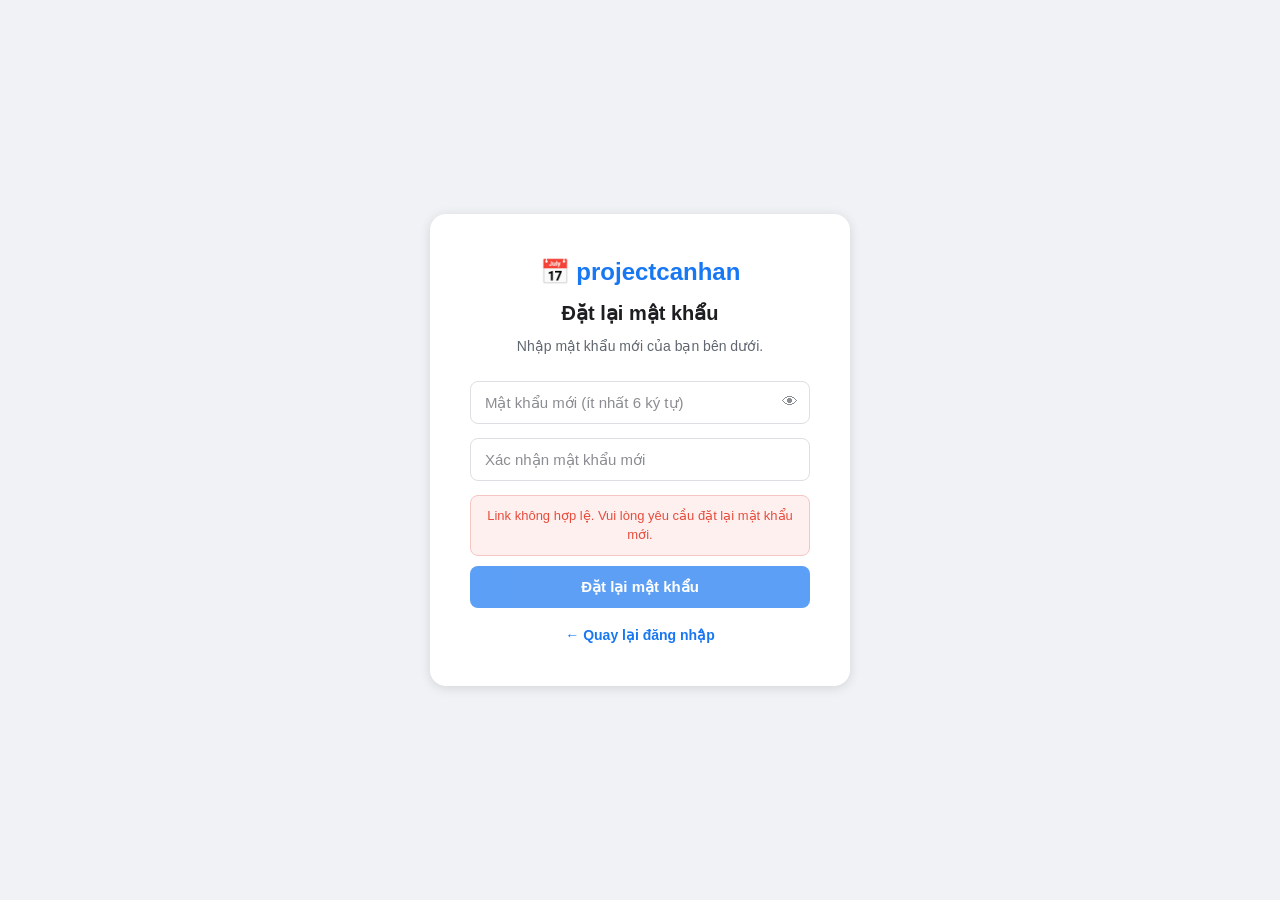
<file: reset-password.html>
<!DOCTYPE html>
<html lang="vi">

<head>
    <meta charset="UTF-8" />
    <meta name="viewport" content="width=device-width, initial-scale=1.0" />
    <title>Đặt lại mật khẩu – projectcanhan</title>
    <link rel="preconnect" href="https://fonts.googleapis.com" />
    <link
        href="https://fonts.googleapis.com/css2?family=Be+Vietnam+Pro:ital,wght@0,300;0,400;0,500;0,600;0,700;0,800;1,400&display=swap"
        rel="stylesheet" />
    <link rel="stylesheet" href="style.css" />
    <link rel="manifest" href="manifest.json">

</head>

<body class="reset-body">

    <div class="reset-card">
        <p class="brand-name-sm">📅 projectcanhan</p>
        <h2>Đặt lại mật khẩu</h2>
        <p>Nhập mật khẩu mới của bạn bên dưới.</p>

        <div id="resetForm">
            <div class="form-group">
                <div class="input-with-toggle">
                    <input type="password" id="newPass" class="form-input"
                        placeholder="Mật khẩu mới (ít nhất 6 ký tự)" />
                    <button type="button" class="toggle-pass" onclick="togglePass()">👁</button>
                </div>
            </div>
            <div class="form-group">
                <input type="password" id="confirmPass" class="form-input" placeholder="Xác nhận mật khẩu mới" />
            </div>
            <div id="resetError" class="form-message error" style="display:none;"></div>
            <div id="resetSuccess" class="form-message success" style="display:none;"></div>
            <button class="btn-primary btn-full" id="resetBtn" onclick="handleReset()">Đặt lại mật khẩu</button>
        </div>

        <div style="margin-top: 16px;">
            <a href="index.html" style="color: #1877F2; font-size: 14px; text-decoration: none; font-weight: 600;">
                ← Quay lại đăng nhập
            </a>
        </div>
    </div>

    <script>
        const API_BASE = 'https://caltdhy.onrender.com/api';
        const params = new URLSearchParams(window.location.search);
        const token = params.get('token');
        const email = params.get('email');

        if (!token || !email) {
            document.getElementById('resetError').textContent = 'Link không hợp lệ. Vui lòng yêu cầu đặt lại mật khẩu mới.';
            document.getElementById('resetError').style.display = 'block';
            document.getElementById('resetBtn').disabled = true;
        }

        function togglePass() {
            const input = document.getElementById('newPass');
            const btn = document.querySelector('.toggle-pass');
            input.type = input.type === 'password' ? 'text' : 'password';
            btn.textContent = input.type === 'password' ? '👁' : '🙈';
        }

        async function handleReset() {
            const newPassword = document.getElementById('newPass').value;
            const confirm = document.getElementById('confirmPass').value;
            const errEl = document.getElementById('resetError');
            const okEl = document.getElementById('resetSuccess');

            errEl.style.display = 'none';
            okEl.style.display = 'none';

            if (!newPassword || newPassword.length < 6) {
                errEl.textContent = 'Mật khẩu phải có ít nhất 6 ký tự.';
                errEl.style.display = 'block';
                return;
            }
            if (newPassword !== confirm) {
                errEl.textContent = 'Mật khẩu xác nhận không khớp.';
                errEl.style.display = 'block';
                return;
            }

            const btn = document.getElementById('resetBtn');
            btn.disabled = true;
            btn.textContent = '⏳ Đang xử lý...';

            try {
                const res = await fetch(`${API_BASE}/auth/reset-password`, {
                    method: 'POST',
                    headers: { 'Content-Type': 'application/json' },
                    body: JSON.stringify({ token, email, newPassword })
                });
                const data = await res.json();

                if (data.success) {
                    okEl.textContent = '✅ ' + data.message;
                    okEl.style.display = 'block';
                    setTimeout(() => { window.location.href = 'index.html'; }, 2000);
                } else {
                    errEl.textContent = data.message || 'Có lỗi xảy ra.';
                    errEl.style.display = 'block';
                    btn.disabled = false;
                    btn.textContent = 'Đặt lại mật khẩu';
                }
            } catch {
                errEl.textContent = 'Không thể kết nối server.';
                errEl.style.display = 'block';
                btn.disabled = false;
                btn.textContent = 'Đặt lại mật khẩu';
            }
        }

        document.addEventListener('keydown', (e) => {
            if (e.key === 'Enter') handleReset();
        });
    </script>
    <script>
        if ('serviceWorker' in navigator) {
            navigator.serviceWorker.register('sw.js');
        }
    </script>

</body>

</html>
</file>
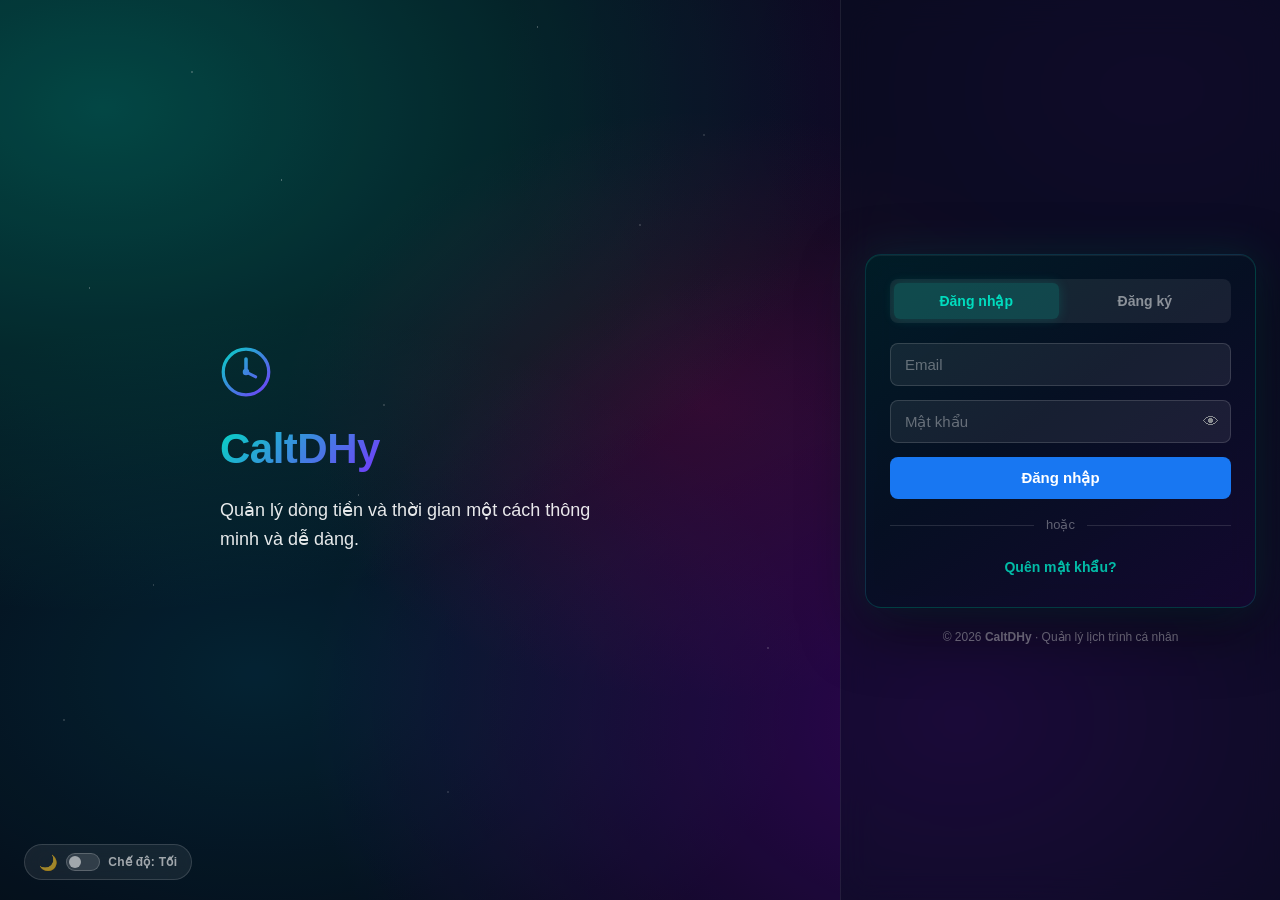
<file: spending-detail.html>
<!DOCTYPE html>
<html lang="vi">

<head>
    <meta charset="UTF-8" />
    <meta name="viewport" content="width=device-width, initial-scale=1.0" />
    <title>CaltDHy – Chi tiết chi tiêu</title>
    <meta name="description" content="CaltDHy – Xem chi tiết chi tiêu theo từng tháng." />
    <link rel="preconnect" href="https://fonts.googleapis.com" />
    <link rel="preconnect" href="https://fonts.gstatic.com" crossorigin />
    <link
        href="https://fonts.googleapis.com/css2?family=Be+Vietnam+Pro:wght@300;400;500;600;700;800&family=Syne:wght@700;800&display=swap"
        rel="stylesheet" />
    <style>
        /* ============================================================
           RESET & BASE
        ============================================================ */
        *,
        *::before,
        *::after {
            box-sizing: border-box;
            margin: 0;
            padding: 0;
        }

        html,
        body {
            height: 100%;
            font-family: 'Be Vietnam Pro', -apple-system, sans-serif;
        }

        body {
            background:
                radial-gradient(ellipse at 5% 10%, rgba(0, 120, 60, .35) 0%, transparent 45%),
                radial-gradient(ellipse at 80% 85%, rgba(0, 80, 40, .40) 0%, transparent 50%),
                radial-gradient(ellipse at 90% 5%, rgba(0, 60, 30, .25) 0%, transparent 40%),
                radial-gradient(ellipse at 15% 90%, rgba(0, 100, 50, .25) 0%, transparent 42%),
                #041108;
            min-height: 100vh;
            display: flex;
            overflow: hidden;
        }

        /* ============================================================
           FLOATING ORBS
        ============================================================ */
        .orb {
            position: fixed;
            border-radius: 50%;
            filter: blur(90px);
            pointer-events: none;
            z-index: 0;
            animation: drift 14s ease-in-out infinite alternate;
        }

        .orb-1 {
            width: 480px;
            height: 480px;
            background: rgba(0, 170, 80, .10);
            top: -120px;
            left: -80px;
            animation-duration: 16s;
        }

        .orb-2 {
            width: 380px;
            height: 380px;
            background: rgba(0, 100, 50, .15);
            bottom: -60px;
            right: 0;
            animation-duration: 19s;
            animation-delay: -6s;
        }

        @keyframes drift {
            from {
                transform: translate(0, 0);
            }

            to {
                transform: translate(22px, -18px);
            }
        }

        /* ============================================================
           PAGE WRAPPER
        ============================================================ */
        #detail-page {
            position: relative;
            z-index: 1;
            display: flex;
            width: 100%;
            height: 100vh;
            transition: opacity .55s ease, transform .55s ease;
        }

        /* ============================================================
           LEFT SIDEBAR
        ============================================================ */
        .sd-sidebar {
            width: 260px;
            flex-shrink: 0;
            display: flex;
            flex-direction: column;
            align-items: center;
            padding: 28px 18px 24px;
            background: rgba(2, 20, 10, .70);
            backdrop-filter: blur(20px);
            -webkit-backdrop-filter: blur(20px);
            border-right: 1px solid rgba(0, 200, 100, .12);
            gap: 14px;
            overflow-y: auto;
        }

        /* Logo */
        .sd-logo {
            display: flex;
            align-items: center;
            gap: 8px;
            text-decoration: none;
            align-self: flex-start;
            margin-bottom: 6px;
        }

        .sd-logo svg {
            width: 24px;
            height: 24px;
        }

        .sd-logo-text {
            font-family: 'Syne', sans-serif;
            font-size: 16px;
            font-weight: 800;
            background: linear-gradient(135deg, #00dcc0 0%, #00a855 60%, #34d399 100%);
            -webkit-background-clip: text;
            -webkit-text-fill-color: transparent;
            background-clip: text;
        }

        /* Greeting */
        .sd-greeting {
            font-size: 18px;
            font-weight: 700;
            color: rgba(255, 255, 255, .88);
            align-self: flex-start;
            letter-spacing: -.3px;
        }

        /* Avatar */
        .sd-avatar {
            width: 72px;
            height: 72px;
            border-radius: 50%;
            background: linear-gradient(135deg, rgba(0, 180, 90, .25) 0%, rgba(0, 120, 60, .40) 100%);
            border: 2px solid rgba(0, 200, 100, .35);
            display: flex;
            align-items: center;
            justify-content: center;
            font-size: 30px;
            box-shadow: 0 0 24px rgba(0, 180, 90, .20);
            flex-shrink: 0;
        }

        /* Budget cards in sidebar */
        .sd-budget-card {
            width: 100%;
            background: rgba(0, 120, 55, .12);
            border: 1px solid rgba(0, 200, 100, .18);
            border-radius: 14px;
            padding: 12px 14px;
            display: flex;
            flex-direction: column;
            gap: 4px;
            position: relative;
        }

        .sd-budget-label {
            font-size: 10px;
            font-weight: 600;
            letter-spacing: 1.2px;
            text-transform: uppercase;
            color: rgba(0, 200, 100, .55);
        }

        .sd-budget-value {
            font-family: 'Syne', sans-serif;
            font-size: 17px;
            font-weight: 800;
            color: #4ade80;
            letter-spacing: -.3px;
        }

        .sd-budget-edit {
            position: absolute;
            top: 10px;
            right: 12px;
            width: 26px;
            height: 26px;
            border-radius: 50%;
            background: rgba(0, 200, 100, .12);
            border: 1px solid rgba(0, 200, 100, .28);
            color: #4ade80;
            font-size: 16px;
            font-weight: 700;
            cursor: pointer;
            display: flex;
            align-items: center;
            justify-content: center;
            transition: background .18s, transform .15s;
            line-height: 1;
            padding: 0;
        }

        .sd-budget-edit:hover {
            background: rgba(0, 200, 100, .25);
            transform: scale(1.1);
        }

        /* Stats card */
        .sd-stats-card {
            width: 100%;
            background: rgba(0, 80, 35, .18);
            border: 1px solid rgba(0, 200, 100, .14);
            border-radius: 14px;
            padding: 12px 14px;
            display: flex;
            flex-direction: column;
            gap: 8px;
        }

        .sd-stats-title {
            font-size: 10px;
            font-weight: 600;
            letter-spacing: 1.2px;
            text-transform: uppercase;
            color: rgba(0, 200, 100, .45);
        }

        .sd-stats-row {
            display: flex;
            align-items: center;
            justify-content: space-between;
        }

        .sd-stats-lbl {
            font-size: 12px;
            color: rgba(255, 255, 255, .55);
            font-weight: 400;
        }

        .sd-stats-val {
            font-family: 'Syne', sans-serif;
            font-size: 14px;
            font-weight: 800;
        }

        .stats-over {
            color: #f87171;
        }

        .stats-ok {
            color: #4ade80;
        }

        /* Divider */
        .sd-divider {
            width: 100%;
            height: 1px;
            background: rgba(0, 200, 100, .10);
        }

        /* ============================================================
           RIGHT PANEL
        ============================================================ */
        .sd-right {
            flex: 1;
            display: flex;
            flex-direction: column;
            overflow: hidden;
        }

        /* Navbar */
        .sd-navbar {
            display: flex;
            align-items: center;
            justify-content: space-between;
            padding: 0 28px;
            height: 56px;
            background: rgba(2, 20, 10, .70);
            backdrop-filter: blur(18px);
            -webkit-backdrop-filter: blur(18px);
            border-bottom: 1px solid rgba(0, 200, 100, .10);
            flex-shrink: 0;
            gap: 12px;
        }

        .sd-nav-title {
            font-family: 'Syne', sans-serif;
            font-size: 16px;
            font-weight: 800;
            color: #4ade80;
            letter-spacing: -.3px;
        }

        .sd-nav-year {
            font-size: 13px;
            color: rgba(74, 222, 128, .55);
            font-weight: 500;
        }

        .sd-nav-right {
            display: flex;
            align-items: center;
            gap: 10px;
        }

        .sd-btn-back {
            padding: 7px 16px;
            border-radius: 20px;
            border: 1px solid rgba(0, 200, 100, .25);
            background: rgba(0, 120, 55, .12);
            color: rgba(74, 222, 128, .75);
            font-size: 13px;
            font-weight: 600;
            font-family: inherit;
            cursor: pointer;
            transition: all .2s;
        }

        .sd-btn-back:hover {
            background: rgba(0, 180, 90, .20);
            border-color: rgba(74, 222, 128, .5);
            color: #4ade80;
        }

        .sd-btn-logout {
            padding: 7px 16px;
            border-radius: 20px;
            border: 1px solid rgba(255, 255, 255, .12);
            background: rgba(255, 255, 255, .05);
            color: rgba(255, 255, 255, .5);
            font-size: 13px;
            font-weight: 600;
            font-family: inherit;
            cursor: pointer;
            transition: all .2s;
        }

        .sd-btn-logout:hover {
            border-color: rgba(255, 80, 100, .45);
            color: #ff6080;
            background: rgba(255, 80, 100, .1);
        }

        /* ============================================================
           MAIN GRID AREA
        ============================================================ */
        .sd-main {
            flex: 1;
            padding: 20px 24px;
            overflow-y: auto;
            display: flex;
            flex-direction: column;
        }

        .sd-main-heading {
            font-size: 12px;
            font-weight: 600;
            letter-spacing: 2.5px;
            text-transform: uppercase;
            color: rgba(74, 222, 128, .45);
            margin-bottom: 18px;
        }

        /* 12-month grid */
        .month-grid {
            display: grid;
            grid-template-columns: repeat(4, 1fr);
            gap: 20px;
            flex: 1;
        }

        .month-card {
            border-radius: 18px;
            padding: 22px 20px 18px;
            display: flex;
            flex-direction: column;
            gap: 8px;
            cursor: pointer;
            transition: transform .25s cubic-bezier(.34, 1.56, .64, 1), box-shadow .25s ease;
            border: 1px solid transparent;
            position: relative;
            overflow: hidden;
            min-height: 148px;
        }

        /* Under-budget: green */
        .month-card.ok {
            background: linear-gradient(145deg, rgba(0, 80, 40, .55) 0%, rgba(0, 60, 30, .65) 100%);
            border-color: rgba(0, 200, 100, .22);
            box-shadow: 0 4px 24px rgba(0, 0, 0, .35);
        }

        .month-card.ok::before {
            content: '';
            position: absolute;
            top: 0;
            left: 0;
            right: 0;
            height: 2px;
            background: linear-gradient(90deg, #00c864 0%, #34d399 100%);
            border-radius: 16px 16px 0 0;
        }

        .month-card.ok:hover {
            transform: translateY(-4px) scale(1.02);
            box-shadow: 0 10px 40px rgba(0, 180, 80, .20);
            border-color: rgba(0, 200, 100, .45);
        }

        /* Over-budget: red */
        .month-card.over {
            background: linear-gradient(145deg, rgba(80, 10, 10, .60) 0%, rgba(60, 5, 5, .70) 100%);
            border-color: rgba(248, 113, 113, .30);
            box-shadow: 0 4px 24px rgba(0, 0, 0, .35);
        }

        .month-card.over::before {
            content: '';
            position: absolute;
            top: 0;
            left: 0;
            right: 0;
            height: 2px;
            background: linear-gradient(90deg, #ef4444 0%, #f87171 100%);
            border-radius: 16px 16px 0 0;
        }

        .month-card.over:hover {
            transform: translateY(-4px) scale(1.02);
            box-shadow: 0 10px 40px rgba(220, 50, 50, .20);
            border-color: rgba(248, 113, 113, .55);
        }

        /* Current month highlight */
        .month-card.current-month {
            ring: 2px;
            outline: 2px solid rgba(74, 222, 128, .50);
            outline-offset: 2px;
        }

        /* No-data (future month) */
        .month-card.empty {
            background: rgba(0, 40, 20, .25);
            border-color: rgba(0, 200, 100, .08);
            opacity: .65;
        }

        .month-card.empty:hover {
            transform: translateY(-2px);
            opacity: .85;
        }

        .month-name {
            font-family: 'Syne', sans-serif;
            font-size: 14px;
            font-weight: 800;
            color: rgba(255, 255, 255, .88);
            letter-spacing: -.2px;
        }

        .month-card.over .month-name {
            color: #fca5a5;
        }

        .month-total {
            font-size: 13px;
            font-weight: 600;
            margin-top: 4px;
        }

        .month-card.ok .month-total {
            color: #4ade80;
        }

        .month-card.over .month-total {
            color: #f87171;
        }

        .month-card.empty .month-total {
            color: rgba(255, 255, 255, .25);
        }

        .month-status-badge {
            margin-top: auto;
            font-size: 10px;
            font-weight: 600;
            letter-spacing: .8px;
            text-transform: uppercase;
        }

        .month-card.ok .month-status-badge {
            color: rgba(74, 222, 128, .55);
        }

        .month-card.over .month-status-badge {
            color: rgba(248, 113, 113, .65);
        }

        .month-card.empty .month-status-badge {
            color: rgba(255, 255, 255, .2);
        }

        /* Scrollbar */
        .sd-main::-webkit-scrollbar {
            width: 5px;
        }

        .sd-main::-webkit-scrollbar-track {
            background: transparent;
        }

        .sd-main::-webkit-scrollbar-thumb {
            background: rgba(0, 200, 100, .18);
            border-radius: 10px;
        }

        /* ============================================================
           ONBOARDING MODAL
        ============================================================ */
        .modal-overlay {
            position: fixed;
            inset: 0;
            z-index: 999;
            background: rgba(0, 10, 5, .80);
            backdrop-filter: blur(8px);
            -webkit-backdrop-filter: blur(8px);
            display: none;
            align-items: center;
            justify-content: center;
        }

        .modal-overlay.open {
            display: flex;
        }

        .modal-box {
            background: linear-gradient(145deg, rgba(5, 28, 15, .96) 0%, rgba(8, 35, 18, .95) 100%);
            border: 1px solid rgba(0, 200, 100, .30);
            border-radius: 22px;
            padding: 36px 32px 28px;
            width: 400px;
            max-width: 92vw;
            box-shadow:
                0 0 0 1px rgba(0, 200, 100, .10),
                0 16px 64px rgba(0, 0, 0, .65),
                0 0 60px rgba(0, 150, 70, .15);
            animation: modalIn .28s ease;
        }

        @keyframes modalIn {
            from {
                opacity: 0;
                transform: translateY(-18px) scale(.95);
            }

            to {
                opacity: 1;
                transform: translateY(0) scale(1);
            }
        }

        .modal-icon {
            font-size: 36px;
            text-align: center;
            display: block;
            margin-bottom: 10px;
        }

        .modal-title {
            font-family: 'Syne', sans-serif;
            font-size: 20px;
            font-weight: 800;
            color: #4ade80;
            margin-bottom: 6px;
            text-align: center;
        }

        .modal-desc {
            font-size: 13px;
            color: rgba(255, 255, 255, .42);
            text-align: center;
            margin-bottom: 24px;
            line-height: 1.6;
        }

        .modal-field {
            margin-bottom: 16px;
        }

        .modal-field label {
            display: block;
            font-size: 11px;
            font-weight: 600;
            letter-spacing: 1px;
            text-transform: uppercase;
            color: rgba(74, 222, 128, .6);
            margin-bottom: 6px;
        }

        .modal-input {
            width: 100%;
            background: rgba(0, 120, 55, .10);
            border: 1px solid rgba(0, 200, 100, .25);
            border-radius: 10px;
            padding: 11px 14px;
            font-size: 15px;
            font-family: 'Syne', sans-serif;
            font-weight: 700;
            color: #4ade80;
            outline: none;
            transition: border-color .2s;
        }

        .modal-input::placeholder {
            color: rgba(0, 200, 100, .25);
            font-weight: 400;
            font-family: 'Be Vietnam Pro', sans-serif;
        }

        .modal-input:focus {
            border-color: rgba(74, 222, 128, .6);
        }

        .modal-btn-confirm {
            width: 100%;
            margin-top: 6px;
            padding: 13px;
            border-radius: 12px;
            border: none;
            background: linear-gradient(135deg, #00a855 0%, #00c864 50%, #34d399 100%);
            color: #041108;
            font-size: 14px;
            font-weight: 800;
            font-family: inherit;
            cursor: pointer;
            transition: opacity .2s, transform .18s;
            box-shadow: 0 6px 24px rgba(0, 200, 100, .30);
        }

        .modal-btn-confirm:hover {
            opacity: .9;
            transform: translateY(-1px);
        }

        /* ============================================================
           BUDGET EDIT INLINE MODAL (reuses same overlay structure)
        ============================================================ */
        #editBudgetModal .modal-box {
            width: 340px;
        }

        /* ============================================================
           PAGE ENTRANCE
        ============================================================ */
        @keyframes pageIn {
            from {
                opacity: 0;
                transform: translateY(10px);
            }

            to {
                opacity: 1;
                transform: translateY(0);
            }
        }

        #detail-page {
            animation: pageIn .55s ease both;
        }

        /* ============================================================
           RESPONSIVE – MOBILE (max-width: 768px)
        ============================================================ */
        @media screen and (max-width: 768px) {

            html,
            body {
                overflow: auto;
            }

            body {
                flex-direction: column;
            }

            #detail-page {
                flex-direction: column;
                height: auto;
                min-height: 100vh;
            }

            /* Sidebar → horizontal top-bar */
            .sd-sidebar {
                width: 100%;
                flex-direction: row;
                flex-wrap: nowrap;
                align-items: center;
                padding: 10px 14px;
                border-right: none;
                border-bottom: 1px solid rgba(0, 200, 100, .12);
                gap: 10px;
                overflow-x: auto;
                overflow-y: hidden;
            }

            .sd-logo {
                flex-shrink: 0;
                margin-bottom: 0;
            }

            .sd-greeting {
                font-size: 13px;
                white-space: nowrap;
                flex-shrink: 0;
            }

            .sd-avatar {
                width: 36px;
                height: 36px;
                font-size: 16px;
                flex-shrink: 0;
                box-shadow: none;
            }

            .sd-divider {
                display: none;
            }

            /* Budget + stats: shown as small horizontal chips */
            .sd-budget-card,
            .sd-stats-card {
                flex-shrink: 0;
                width: auto;
                min-width: 130px;
                padding: 8px 10px;
                border-radius: 10px;
            }

            .sd-budget-value {
                font-size: 13px;
            }

            .sd-budget-label,
            .sd-stats-title {
                font-size: 9px;
            }

            .sd-budget-edit {
                top: 6px;
                right: 6px;
                width: 20px;
                height: 20px;
                font-size: 13px;
            }

            /* Main panel */
            .sd-main {
                padding: 16px 14px;
            }

            .month-grid {
                grid-template-columns: repeat(2, 1fr);
                gap: 10px;
            }

            .month-card {
                min-height: 80px;
                padding: 12px 10px 10px;
            }

            .month-name {
                font-size: 12px;
            }

            .month-total {
                font-size: 11px;
            }

            .month-status-badge {
                font-size: 9px;
            }

            /* Navbar */
            .sd-navbar {
                padding: 0 12px;
                height: auto;
                min-height: 48px;
                flex-wrap: wrap;
                gap: 8px;
                padding-top: 8px;
                padding-bottom: 8px;
            }

            .sd-nav-title {
                font-size: 13px;
            }

            .sd-btn-back,
            .sd-btn-logout {
                font-size: 11px;
                padding: 5px 10px;
            }
        }

        @media screen and (max-width: 420px) {
            .month-grid {
                grid-template-columns: 1fr 1fr;
                gap: 8px;
            }

            .sd-stats-card {
                display: none;
            }
        }
    </style>
    <link rel="manifest" href="manifest.json">


</head>

<body>

    <div class="orb orb-1"></div>
    <div class="orb orb-2"></div>

    <div id="detail-page">

        <!-- ═══════════════════════════
             LEFT SIDEBAR
        ═══════════════════════════ -->
        <aside class="sd-sidebar">

            <!-- Logo -->
            <a href="hub.html" class="sd-logo">
                <svg viewBox="0 0 32 32" fill="none" xmlns="http://www.w3.org/2000/svg">
                    <defs>
                        <linearGradient id="sdlg" x1="0" y1="0" x2="32" y2="32" gradientUnits="userSpaceOnUse">
                            <stop offset="0%" stop-color="#00dcc0" />
                            <stop offset="100%" stop-color="#00a855" />
                        </linearGradient>
                    </defs>
                    <circle cx="16" cy="16" r="14" stroke="url(#sdlg)" stroke-width="2" fill="none" />
                    <line x1="16" y1="16" x2="16" y2="8" stroke="url(#sdlg)" stroke-width="2.2"
                        stroke-linecap="round" />
                    <line x1="16" y1="16" x2="22" y2="19" stroke="url(#sdlg)" stroke-width="1.8" stroke-linecap="round"
                        opacity=".8" />
                    <circle cx="16" cy="16" r="2" fill="url(#sdlg)" />
                </svg>
                <span class="sd-logo-text">CaltDHy</span>
            </a>

            <!-- Greeting + Avatar -->
            <p class="sd-greeting" id="sd-greeting">Xin chào! 👋</p>
            <div class="sd-avatar" id="sd-avatar">👤</div>

            <div class="sd-divider"></div>

            <!-- Monthly budget card -->
            <div class="sd-budget-card">
                <div class="sd-budget-label">Hạn mức chi tiêu tháng hiện tại</div>
                <div class="sd-budget-value" id="sd-monthly-limit">—</div>
                <button class="sd-budget-edit" id="editMonthlyBtn" title="Chỉnh sửa hạn mức tháng"
                    aria-label="Chỉnh sửa hạn mức tháng">+</button>
            </div>

            <!-- Daily budget card -->
            <div class="sd-budget-card">
                <div class="sd-budget-label">Mức chi tiêu tối đa trong ngày</div>
                <div class="sd-budget-value" id="sd-daily-limit">—</div>
                <button class="sd-budget-edit" id="editDailyBtn" title="Chỉnh sửa hạn mức ngày"
                    aria-label="Chỉnh sửa hạn mức ngày">+</button>
            </div>

            <div class="sd-divider"></div>

            <!-- Stats card -->
            <div class="sd-stats-card">
                <div class="sd-stats-title">📊 Thống kê năm</div>
                <div class="sd-stats-row">
                    <span class="sd-stats-lbl">Tháng vượt hạn mức</span>
                    <span class="sd-stats-val stats-over" id="stat-over">0</span>
                </div>
                <div class="sd-stats-row">
                    <span class="sd-stats-lbl">Tháng trong hạn mức</span>
                    <span class="sd-stats-val stats-ok" id="stat-ok">0</span>
                </div>
            </div>

        </aside>

        <!-- ═══════════════════════════
             RIGHT PANEL
        ═══════════════════════════ -->
        <div class="sd-right">

            <!-- Navbar -->
            <nav class="sd-navbar">
                <div style="display:flex;align-items:center;gap:16px;">
                    <span class="sd-nav-title">📋 Chi tiết chi tiêu</span>
                    <span class="sd-nav-year" id="sd-year-label">Năm 2026</span>
                </div>
                <div class="sd-nav-right">
                    <button class="sd-btn-back" onclick="window.location.href='spending.html'">← Quay lại</button>
                    <button class="sd-btn-logout" onclick="handleLogout()">Đăng xuất</button>
                </div>
            </nav>

            <!-- Main: 12-month grid -->
            <main class="sd-main">
                <p class="sd-main-heading">Tổng quan chi tiêu theo tháng</p>
                <div class="month-grid" id="monthGrid">
                    <!-- Filled by JS -->
                </div>
            </main>

        </div><!-- /.sd-right -->

    </div><!-- /#detail-page -->

    <!-- ═══ ONBOARDING MODAL ═══ -->
    <div id="onboardingModal" class="modal-overlay" role="dialog" aria-modal="true">
        <div class="modal-box">
            <span class="modal-icon">💰</span>
            <div class="modal-title">Thiết lập hạn mức chi tiêu</div>
            <p class="modal-desc">Nhập hạn mức để CaltDHy giúp bạn theo dõi và cảnh báo khi vượt ngân sách. Bạn có thể
                thay đổi bất cứ lúc nào.</p>

            <div class="modal-field">
                <label for="ob-monthly">Hạn mức chi tiêu / tháng (₫)</label>
                <input class="modal-input" id="ob-monthly" type="number" min="0" placeholder="VD: 5000000" />
            </div>
            <div class="modal-field">
                <label for="ob-daily">Mức chi tiêu tối đa / ngày (₫)</label>
                <input class="modal-input" id="ob-daily" type="number" min="0" placeholder="VD: 200000" />
            </div>

            <button class="modal-btn-confirm" id="ob-confirm">✓ Lưu & Bắt đầu</button>
        </div>
    </div>

    <!-- ═══ EDIT BUDGET MODAL ═══ -->
    <div id="editBudgetModal" class="modal-overlay" role="dialog" aria-modal="true">
        <div class="modal-box">
            <div class="modal-title" id="editBudgetTitle">Chỉnh sửa hạn mức</div>
            <div class="modal-field">
                <label id="editBudgetLabel">Giá trị mới (₫)</label>
                <input class="modal-input" id="editBudgetInput" type="number" min="0" />
            </div>
            <div style="display:flex;gap:10px;margin-top:6px;">
                <button class="modal-btn-confirm" id="editBudgetConfirm" style="flex:1;">✓ Lưu</button>
                <button onclick="document.getElementById('editBudgetModal').classList.remove('open')" style="flex:0 0 80px;padding:13px;border-radius:12px;border:1px solid rgba(255,255,255,.12);
                    background:transparent;color:rgba(255,255,255,.45);font-size:14px;font-weight:600;
                    font-family:inherit;cursor:pointer;">Hủy</button>
            </div>
        </div>
    </div>

    <script>
        /* ============================================================
           AUTH GUARD
        ============================================================ */
        (function () {
            if (!localStorage.getItem('pcn_token')) {
                window.location.href = 'index.html';
            }
        })();

        /* ============================================================
           CONSTANTS & STORAGE KEYS
        ============================================================ */
        const MONTH_NAMES = [
            'January', 'February', 'March', 'April', 'May', 'June',
            'July', 'August', 'September', 'October', 'November', 'December'
        ];
        const MONTH_NAMES_VI = [
            'Tháng 1', 'Tháng 2', 'Tháng 3', 'Tháng 4', 'Tháng 5', 'Tháng 6',
            'Tháng 7', 'Tháng 8', 'Tháng 9', 'Tháng 10', 'Tháng 11', 'Tháng 12'
        ];

        const KEY_MONTHLY = 'caltdhy_budget_monthly';
        const KEY_DAILY = 'caltdhy_budget_daily';
        const KEY_ONBOARDED = 'caltdhy_onboarded';
        const KEY_SPENDING = 'caltdhy_spending_'; // + YYYY_MM

        function fmt(n) {
            if (!n || n <= 0) return '0 ₫';
            return Number(n).toLocaleString('vi-VN') + ' ₫';
        }

        /* ============================================================
           LOAD USER INFO
        ============================================================ */
        (function loadUser() {
            const now = new Date();
            document.getElementById('sd-year-label').textContent = 'Năm ' + now.getFullYear();

            try {
                const raw = localStorage.getItem('pcn_user') || localStorage.getItem('caltdhy_user');
                const user = raw ? JSON.parse(raw) : null;
                if (user) {
                    const name = user.name || user.username || '';
                    if (name) {
                        document.getElementById('sd-greeting').textContent = 'Xin chào, ' + name + '! 👋';
                        const av = document.getElementById('sd-avatar');
                        av.textContent = '';
                        av.style.fontSize = '28px';
                        av.style.fontWeight = '800';
                        av.style.color = '#4ade80';
                        av.style.fontFamily = "'Syne', sans-serif";
                        av.textContent = name.charAt(0).toUpperCase();
                    }
                }
            } catch (e) { /* ignore */ }
        })();

        /* ============================================================
           BUDGET MANAGEMENT
        ============================================================ */
        function getMonthlyLimit() { return parseFloat(localStorage.getItem(KEY_MONTHLY)) || 0; }
        function getDailyLimit() { return parseFloat(localStorage.getItem(KEY_DAILY)) || 0; }

        function refreshSidebarBudgets() {
            const m = getMonthlyLimit();
            const d = getDailyLimit();
            document.getElementById('sd-monthly-limit').textContent = m > 0 ? fmt(m) : '— Chưa đặt';
            document.getElementById('sd-daily-limit').textContent = d > 0 ? fmt(d) : '— Chưa đặt';
        }

        /* ============================================================
           SPENDING DATA (from localStorage or zeros)
           Data shape: caltdhy_spending_YYYY_MM = { total: number }
        ============================================================ */
        /* ============================================================
           SPENDING DATA (ĐÃ NÂNG CẤP LÊN API MONGODB BỞI AI)
        ============================================================ */
        let yearlyTotals = new Array(12).fill(0);

        function getMonthSpending(year, monthIdx) {
            // Lấy dữ liệu từ mảng toàn cục đã được API gọi về
            return yearlyTotals[monthIdx];
        }

        async function loadYearlyData() {
            const token = localStorage.getItem('pcn_token');
            if (!token) return;

            const now = new Date();
            const currentYear = now.getFullYear();

            try {
                // Phân thân gọi API 12 tháng cùng lúc cho lẹ
                const promises = [];
                for (let m = 1; m <= 12; m++) {
                    promises.push(
                        fetch(`https://caltdhy.onrender.com/api/spending?year=${currentYear}&month=${m}`, {
                            headers: { 'Authorization': `Bearer ${token}` }
                        }).then(res => res.json())
                    );
                }

                // Chờ cả 12 tháng trả kết quả về
                const results = await Promise.all(promises);

                // Gom tiền từng tháng lại
                results.forEach((data, index) => {
                    let monthTotal = 0;
                    if (data.success && data.data) {
                        data.data.forEach(record => {
                            monthTotal += (record.food || 0) + (record.gas || 0) + (record.coffee || 0) + (record.misc || 0);
                        });
                    }
                    yearlyTotals[index] = monthTotal;
                });

                // Cập nhật lại giao diện 12 ô vuông
                renderMonthGrid();

            } catch (error) {
                console.error("Lỗi khi tải dữ liệu 12 tháng:", error);
            }
        }

        // Tự động kéo dữ liệu khi vừa vào trang
        document.addEventListener('DOMContentLoaded', loadYearlyData);

        /* ============================================================
           12-MONTH GRID RENDER
        ============================================================ */
        function renderMonthGrid() {
            const grid = document.getElementById('monthGrid');
            grid.innerHTML = '';
            const now = new Date();
            const currentYear = now.getFullYear();
            const currentMonth = now.getMonth(); // 0-indexed
            const monthlyLimit = getMonthlyLimit();

            let overCount = 0, okCount = 0;

            MONTH_NAMES.forEach((name, i) => {
                const spending = getMonthSpending(currentYear, i);
                const isFuture = i > currentMonth;
                const isCurrent = i === currentMonth;
                const isOver = monthlyLimit > 0 && spending > monthlyLimit && !isFuture;

                // Build card
                const card = document.createElement('div');
                card.className = 'month-card';

                if (isFuture) {
                    card.classList.add('empty');
                } else if (isOver) {
                    card.classList.add('over');
                    overCount++;
                } else {
                    card.classList.add('ok');
                    okCount++;
                }

                if (isCurrent) card.classList.add('current-month');

                // Month name row
                const nameEl = document.createElement('div');
                nameEl.className = 'month-name';
                nameEl.textContent = name;
                card.appendChild(nameEl);

                // Spending total
                const totalEl = document.createElement('div');
                totalEl.className = 'month-total';
                totalEl.textContent = isFuture ? '—' : fmt(spending);
                card.appendChild(totalEl);

                // Status badge
                const badge = document.createElement('div');
                badge.className = 'month-status-badge';
                if (isFuture) {
                    badge.textContent = 'Chưa tới';
                } else if (isCurrent) {
                    badge.textContent = isOver ? '⚠ Vượt hạn mức' : '● Tháng hiện tại';
                } else {
                    badge.textContent = isOver ? '✕ Vượt hạn mức' : '✓ Trong hạn mức';
                }
                card.appendChild(badge);

                grid.appendChild(card);

                // Navigate to weekly view on click
                card.addEventListener('click', () => {
                    window.location.href = `spending_weekly.html?month=${i + 1}&year=${currentYear}`;
                });
            });

            // Update stats
            document.getElementById('stat-over').textContent = overCount;
            document.getElementById('stat-ok').textContent = okCount;
        }

        /* ============================================================
           ONBOARDING
        ============================================================ */
        const onboardingModal = document.getElementById('onboardingModal');
        const obConfirmBtn = document.getElementById('ob-confirm');

        function showOnboarding() {
            onboardingModal.classList.add('open');
            setTimeout(() => document.getElementById('ob-monthly').focus(), 100);
        }

        obConfirmBtn.addEventListener('click', () => {
            const m = parseFloat(document.getElementById('ob-monthly').value) || 0;
            const d = parseFloat(document.getElementById('ob-daily').value) || 0;
            localStorage.setItem(KEY_MONTHLY, m);
            localStorage.setItem(KEY_DAILY, d);
            localStorage.setItem(KEY_ONBOARDED, '1');
            onboardingModal.classList.remove('open');
            refreshSidebarBudgets();
            renderMonthGrid();
        });

        // Allow Enter to confirm
        [document.getElementById('ob-monthly'), document.getElementById('ob-daily')].forEach(el => {
            el.addEventListener('keydown', e => { if (e.key === 'Enter') obConfirmBtn.click(); });
        });

        /* ============================================================
           EDIT BUDGET INLINE
        ============================================================ */
        const editModal = document.getElementById('editBudgetModal');
        let _editTarget = ''; // 'monthly' | 'daily'

        function openEditBudget(target) {
            _editTarget = target;
            const isMonthly = target === 'monthly';
            document.getElementById('editBudgetTitle').textContent = isMonthly
                ? 'Chỉnh hạn mức tháng' : 'Chỉnh hạn mức ngày';
            document.getElementById('editBudgetLabel').textContent = isMonthly
                ? 'Hạn mức mới / tháng (₫)' : 'Hạn mức mới / ngày (₫)';
            const cur = isMonthly ? getMonthlyLimit() : getDailyLimit();
            const inp = document.getElementById('editBudgetInput');
            inp.value = cur > 0 ? cur : '';
            editModal.classList.add('open');
            setTimeout(() => inp.focus(), 80);
        }

        document.getElementById('editBudgetConfirm').addEventListener('click', () => {
            const val = parseFloat(document.getElementById('editBudgetInput').value) || 0;
            if (_editTarget === 'monthly') localStorage.setItem(KEY_MONTHLY, val);
            else localStorage.setItem(KEY_DAILY, val);
            editModal.classList.remove('open');
            refreshSidebarBudgets();
            renderMonthGrid();
        });

        document.getElementById('editBudgetInput').addEventListener('keydown', e => {
            if (e.key === 'Enter') document.getElementById('editBudgetConfirm').click();
        });

        editModal.addEventListener('click', e => {
            if (e.target === editModal) editModal.classList.remove('open');
        });

        document.getElementById('editMonthlyBtn').addEventListener('click', () => openEditBudget('monthly'));
        document.getElementById('editDailyBtn').addEventListener('click', () => openEditBudget('daily'));

        /* ============================================================
           INIT
        ============================================================ */
        refreshSidebarBudgets();
        renderMonthGrid();

        // Show onboarding if first visit (no budget set yet)
        if (!localStorage.getItem(KEY_ONBOARDED) && getMonthlyLimit() === 0) {
            showOnboarding();
        }

        /* ============================================================
           LOGOUT
        ============================================================ */
        function handleLogout() {
            ['caltdhy_token', 'caltdhy_user', 'pcn_token', 'pcn_user'].forEach(k => localStorage.removeItem(k));
            ['caltdhy_token', 'caltdhy_user'].forEach(k => sessionStorage.removeItem(k));
            window.location.href = 'index.html';
        }

        /* ============================================================
           ESC TO CLOSE MODALS
        ============================================================ */
        document.addEventListener('keydown', e => {
            if (e.key === 'Escape') {
                editModal.classList.remove('open');
                // Don't close onboarding with Escape (force them to fill it)
            }
        });
    </script>
    <script>
        if ('serviceWorker' in navigator) {
            navigator.serviceWorker.register('sw.js');
        }
    </script>


</body>

</html>
</file>
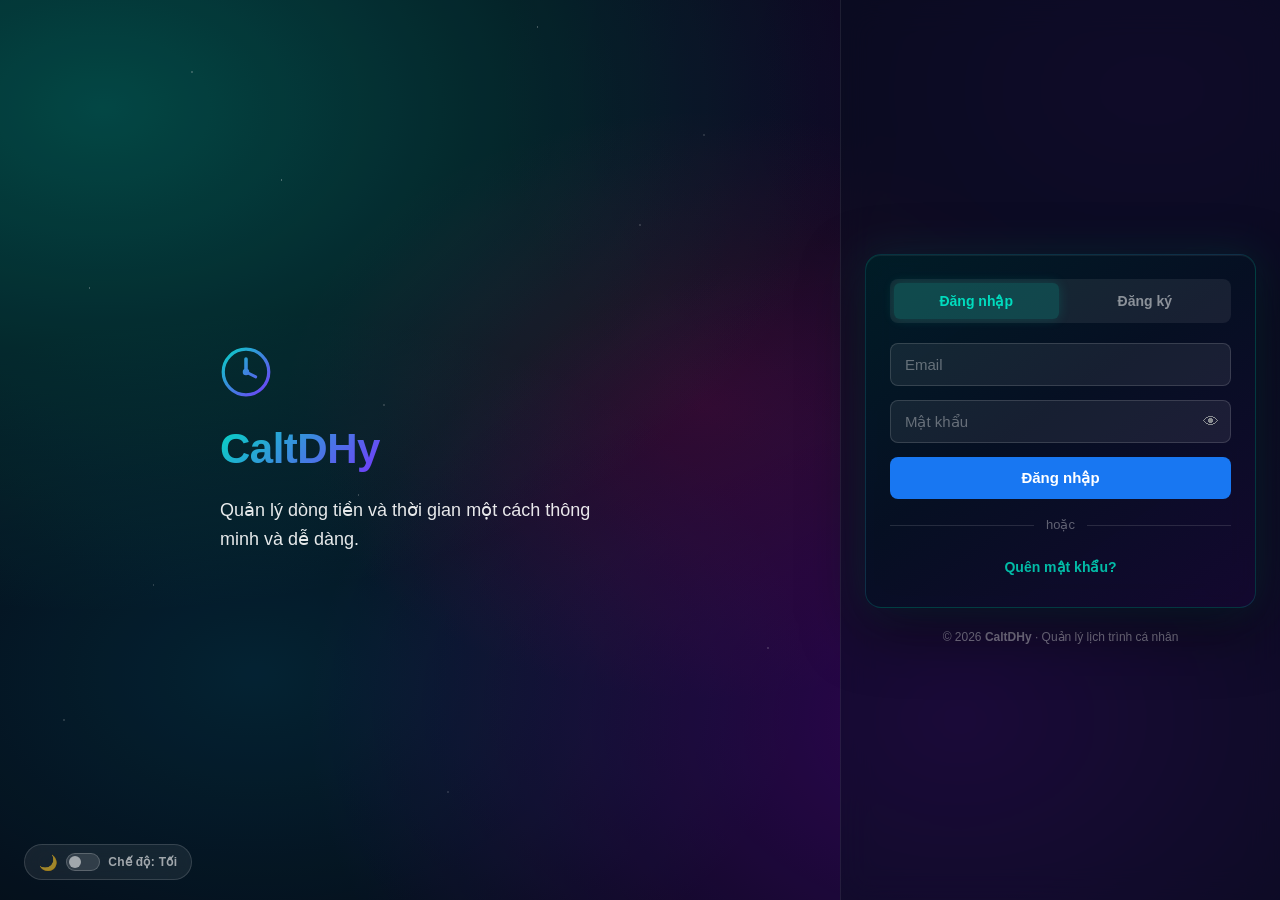
<file: spending.html>
<!DOCTYPE html>
<html lang="vi">

<head>
    <meta charset="UTF-8" />
    <meta name="viewport" content="width=device-width, initial-scale=1.0" />
    <title>CaltDHy – Quản lý chi tiêu</title>
    <meta name="description" content="CaltDHy – Theo dõi và quản lý chi tiêu cá nhân." />
    <link rel="preconnect" href="https://fonts.googleapis.com" />
    <link rel="preconnect" href="https://fonts.gstatic.com" crossorigin />
    <link
        href="https://fonts.googleapis.com/css2?family=Be+Vietnam+Pro:wght@300;400;500;600;700;800&family=Syne:wght@700;800&display=swap"
        rel="stylesheet" />
    <style>
        /* ============================================================
           RESET & BASE
        ============================================================ */
        *,
        *::before,
        *::after {
            box-sizing: border-box;
            margin: 0;
            padding: 0;
        }

        html,
        body {
            height: 100%;
            font-family: 'Be Vietnam Pro', -apple-system, sans-serif;
            overflow: hidden;
        }

        body {
            background:
                radial-gradient(ellipse at 8% 12%, rgba(0, 200, 170, .28) 0%, transparent 45%),
                radial-gradient(ellipse at 78% 82%, rgba(110, 0, 180, .35) 0%, transparent 48%),
                radial-gradient(ellipse at 55% 45%, rgba(170, 20, 90, .18) 0%, transparent 42%),
                radial-gradient(ellipse at 90% 10%, rgba(80, 0, 140, .22) 0%, transparent 40%),
                #07101e;
            display: flex;
            min-height: 100vh;
        }

        /* ============================================================
           FLOATING ORBS
        ============================================================ */
        .orb {
            position: fixed;
            border-radius: 50%;
            filter: blur(90px);
            pointer-events: none;
            z-index: 0;
            animation: drift 14s ease-in-out infinite alternate;
        }

        .orb-1 {
            width: 500px;
            height: 500px;
            background: rgba(0, 200, 170, .10);
            top: -120px;
            left: -80px;
            animation-duration: 16s;
        }

        .orb-2 {
            width: 400px;
            height: 400px;
            background: rgba(110, 0, 180, .15);
            bottom: -60px;
            right: 0;
            animation-duration: 19s;
            animation-delay: -6s;
        }

        @keyframes drift {
            from {
                transform: translate(0, 0);
            }

            to {
                transform: translate(22px, -18px);
            }
        }

        /* ============================================================
           PAGE WRAPPER
        ============================================================ */
        #spending-page {
            position: relative;
            z-index: 1;
            display: flex;
            width: 100%;
            height: 100vh;
            transition: opacity .55s ease, transform .55s ease;
        }

        #spending-page.fade-out {
            opacity: 0;
            transform: scale(1.04);
            pointer-events: none;
        }

        /* ============================================================
           LEFT SIDEBAR (Clock)
        ============================================================ */
        .sp-sidebar {
            width: 280px;
            flex-shrink: 0;
            display: flex;
            flex-direction: column;
            align-items: center;
            justify-content: center;
            padding: 24px 20px;
            background: rgba(6, 13, 26, .55);
            backdrop-filter: blur(18px);
            -webkit-backdrop-filter: blur(18px);
            border-right: 1px solid rgba(255, 255, 255, .07);
            gap: 0;
        }

        /* ── Logo inside sidebar ── */
        .sidebar-logo {
            display: flex;
            align-items: center;
            gap: 8px;
            text-decoration: none;
            margin-bottom: 24px;
            align-self: flex-start;
        }

        .sidebar-logo svg {
            width: 26px;
            height: 26px;
        }

        .sidebar-logo-text {
            font-family: 'Syne', sans-serif;
            font-size: 18px;
            font-weight: 800;
            background: linear-gradient(135deg, #00dcc0 0%, #7b2fff 60%, #e054b0 100%);
            -webkit-background-clip: text;
            -webkit-text-fill-color: transparent;
            background-clip: text;
        }

        /* ============================================================
           CLOCK WIDGET (reused from month-picker.html)
        ============================================================ */
        .clock-widget {
            background: radial-gradient(ellipse at 35% 25%, rgba(0, 180, 160, .14) 0%, rgba(4, 10, 28, .98) 68%);
            border: 1.5px solid rgba(0, 220, 190, .28);
            border-radius: 22px;
            padding: 18px 20px 20px;
            width: 100%;
            display: flex;
            flex-direction: column;
            align-items: center;
            gap: 10px;
            box-shadow:
                0 0 0 1px rgba(0, 220, 190, .1),
                0 0 48px rgba(0, 200, 170, .20),
                0 0 100px rgba(0, 200, 170, .06),
                inset 0 0 36px rgba(0, 200, 170, .04);
        }

        .clock-brand {
            font-size: 9px;
            font-weight: 700;
            letter-spacing: 5px;
            text-transform: uppercase;
            color: rgba(255, 255, 255, .28);
        }

        .clock-face-wrap {
            position: relative;
            width: 164px;
            height: 164px;
        }

        .clock-svg {
            width: 164px;
            height: 164px;
            overflow: visible;
        }

        #hand-hour,
        #hand-min,
        #hand-sec {
            transform-origin: 0 0;
        }

        .clock-digital {
            font-family: 'Times New Roman', Times, serif;
            font-size: 30px;
            font-weight: 800;
            letter-spacing: 4px;
            background: linear-gradient(90deg, #00f5d4 0%, #a855f7 55%, #ec4899 100%);
            -webkit-background-clip: text;
            -webkit-text-fill-color: transparent;
            background-clip: text;
            filter: drop-shadow(0 0 10px rgba(0, 220, 190, .55));
            line-height: 1;
        }

        .clock-date {
            font-size: 11px;
            font-weight: 500;
            color: rgba(255, 255, 255, .38);
            letter-spacing: .5px;
            text-align: center;
            margin-top: -4px;
        }

        .progress-rings {
            display: flex;
            gap: 14px;
            align-items: center;
            justify-content: center;
            margin-top: 4px;
        }

        .ring-wrap {
            display: flex;
            flex-direction: column;
            align-items: center;
            gap: 4px;
        }

        .ring-svg {
            width: 46px;
            height: 46px;
            transform: rotate(-90deg);
            overflow: visible;
        }

        .ring-bg {
            fill: none;
            stroke: rgba(255, 255, 255, .07);
            stroke-width: 3.5;
        }

        .ring-fill {
            fill: none;
            stroke-width: 3.5;
            stroke-linecap: round;
            transition: stroke-dashoffset .25s linear;
        }

        #ring-fill-h {
            stroke: url(#rg-h);
        }

        #ring-fill-m {
            stroke: url(#rg-m);
        }

        #ring-fill-s {
            stroke: url(#rg-s);
        }

        .ring-num-wrap {
            position: relative;
            width: 46px;
            height: 46px;
            display: flex;
            align-items: center;
            justify-content: center;
        }

        .ring-inner-val {
            font-family: 'Syne', sans-serif;
            font-size: 11px;
            font-weight: 700;
            color: rgba(255, 255, 255, .82);
            line-height: 1;
        }

        .ring-lbl {
            font-size: 7.5px;
            font-weight: 600;
            letter-spacing: 1.5px;
            text-transform: uppercase;
            color: rgba(255, 255, 255, .3);
        }

        /* ============================================================
           RIGHT PANEL
        ============================================================ */
        .sp-right {
            flex: 1;
            display: flex;
            flex-direction: column;
            overflow: hidden;
        }

        /* ── Navbar ── */
        .sp-navbar {
            display: flex;
            align-items: center;
            justify-content: space-between;
            padding: 0 28px;
            height: 58px;
            background: rgba(6, 13, 26, .65);
            backdrop-filter: blur(18px);
            -webkit-backdrop-filter: blur(18px);
            border-bottom: 1px solid rgba(255, 255, 255, .08);
            flex-shrink: 0;
            gap: 12px;
        }

        .nav-tabs {
            display: flex;
            align-items: center;
            gap: 10px;
        }

        .nav-tab {
            display: inline-flex;
            align-items: center;
            gap: 7px;
            padding: 8px 18px;
            border-radius: 22px;
            font-size: 13px;
            font-weight: 600;
            font-family: inherit;
            cursor: pointer;
            border: 1px solid rgba(255, 255, 255, .12);
            background: rgba(255, 255, 255, .05);
            color: rgba(255, 255, 255, .55);
            transition: all .22s ease;
            text-decoration: none;
            white-space: nowrap;
        }

        .nav-tab:hover {
            background: rgba(0, 200, 170, .1);
            border-color: rgba(0, 220, 190, .5);
            color: #00dcc0;
            transform: translateY(-1px);
        }

        .nav-tab.active {
            background: rgba(0, 200, 170, .16);
            border-color: rgba(0, 220, 190, .65);
            color: #00f5d4;
            box-shadow: 0 0 20px rgba(0, 200, 170, .28);
        }

        .nav-logout {
            padding: 8px 18px;
            border: 1px solid rgba(255, 255, 255, .14);
            background: rgba(255, 255, 255, .05);
            border-radius: 10px;
            font-size: 13px;
            font-weight: 600;
            color: rgba(255, 255, 255, .55);
            cursor: pointer;
            font-family: inherit;
            transition: all .22s ease;
        }

        .nav-logout:hover {
            border-color: rgba(255, 80, 100, .5);
            color: #ff6080;
            background: rgba(255, 80, 100, .1);
        }

        /* ── Main area ── */
        .sp-main {
            flex: 1;
            display: flex;
            align-items: flex-start;
            padding: 32px 36px;
            gap: 24px;
            overflow-y: auto;
        }

        /* ── Expense Cards ── */
        .exp-card {
            flex: 1;
            min-width: 0;
            background: rgba(255, 255, 255, .04);
            backdrop-filter: blur(20px);
            -webkit-backdrop-filter: blur(20px);
            border: 1px solid rgba(255, 255, 255, .1);
            border-radius: 20px;
            padding: 26px 24px;
            display: flex;
            flex-direction: column;
            gap: 0;
            box-shadow:
                0 4px 32px rgba(0, 0, 0, .35),
                inset 0 0 20px rgba(255, 255, 255, .02);
            transition: border-color .25s ease, box-shadow .25s ease;
            min-height: 420px;
        }

        .exp-card:hover {
            border-color: rgba(0, 220, 190, .28);
            box-shadow: 0 4px 40px rgba(0, 200, 170, .12), inset 0 0 20px rgba(255, 255, 255, .02);
        }

        /* Card header */
        .exp-card-header {
            display: flex;
            align-items: center;
            justify-content: space-between;
            margin-bottom: 20px;
            padding-bottom: 14px;
            border-bottom: 1px solid rgba(255, 255, 255, .08);
        }

        .exp-card-title {
            font-family: 'Syne', sans-serif;
            font-size: 18px;
            font-weight: 800;
            color: rgba(255, 255, 255, .9);
            letter-spacing: -.3px;
        }

        .exp-card-title.long-term {
            color: #a78bfa;
        }

        .exp-card-title.monthly {
            color: #34d399;
        }

        .exp-card-badge {
            font-size: 10px;
            font-weight: 700;
            padding: 4px 10px;
            border-radius: 20px;
            letter-spacing: 1px;
            text-transform: uppercase;
        }

        .badge-long {
            background: rgba(167, 139, 250, .15);
            color: #a78bfa;
            border: 1px solid rgba(167, 139, 250, .3);
        }

        .badge-month {
            background: rgba(52, 211, 153, .12);
            color: #34d399;
            border: 1px solid rgba(52, 211, 153, .28);
        }

        /* Expense list */
        .exp-list {
            display: flex;
            flex-direction: column;
            gap: 0;
            flex: 1;
        }

        .exp-item {
            display: flex;
            align-items: center;
            gap: 12px;
            padding: 13px 0;
            border-bottom: 1px solid rgba(255, 255, 255, .05);
            transition: background .18s ease;
            cursor: pointer;
            border-radius: 8px;
            padding-left: 4px;
            padding-right: 4px;
            margin: 0 -4px;
        }

        .exp-item:last-child {
            border-bottom: none;
        }

        .exp-item:hover {
            background: rgba(255, 255, 255, .035);
        }

        .exp-bullet {
            width: 8px;
            height: 8px;
            border-radius: 50%;
            flex-shrink: 0;
        }

        .bullet-long {
            background: #a78bfa;
            box-shadow: 0 0 6px rgba(167, 139, 250, .6);
        }

        .bullet-month {
            background: #34d399;
            box-shadow: 0 0 6px rgba(52, 211, 153, .6);
        }

        .exp-item-body {
            flex: 1;
            min-width: 0;
        }

        .exp-item-name {
            font-size: 13px;
            font-weight: 600;
            color: rgba(255, 255, 255, .75);
            white-space: nowrap;
            overflow: hidden;
            text-overflow: ellipsis;
            margin-bottom: 2px;
        }

        .exp-item-sub {
            font-size: 11px;
            font-weight: 400;
            color: rgba(255, 255, 255, .3);
        }

        .exp-item-amount {
            font-family: 'Syne', sans-serif;
            font-size: 13px;
            font-weight: 700;
            white-space: nowrap;
            flex-shrink: 0;
        }

        .amount-long {
            color: #a78bfa;
        }

        .amount-month {
            color: #34d399;
        }

        /* Add item CTA */
        .exp-add-btn {
            display: flex;
            align-items: center;
            gap: 8px;
            margin-top: 16px;
            padding: 11px 16px;
            border-radius: 12px;
            border: 1px dashed rgba(255, 255, 255, .15);
            background: transparent;
            color: rgba(255, 255, 255, .35);
            font-size: 13px;
            font-weight: 500;
            font-family: inherit;
            cursor: pointer;
            transition: all .2s ease;
            width: 100%;
            justify-content: center;
        }

        .exp-add-btn:hover {
            border-color: rgba(0, 220, 190, .4);
            color: #00dcc0;
            background: rgba(0, 200, 170, .06);
        }

        /* Summary row */
        .exp-summary {
            display: flex;
            align-items: center;
            justify-content: space-between;
            margin-top: 14px;
            padding-top: 12px;
            border-top: 1px solid rgba(255, 255, 255, .08);
        }

        .exp-summary-label {
            font-size: 11px;
            font-weight: 500;
            color: rgba(255, 255, 255, .35);
            text-transform: uppercase;
            letter-spacing: 1px;
        }

        .exp-summary-total {
            font-family: 'Syne', sans-serif;
            font-size: 16px;
            font-weight: 800;
        }

        .total-long {
            color: #a78bfa;
        }

        .total-month {
            color: #34d399;
        }

        /* ============================================================
           SCROLLBAR
        ============================================================ */
        .sp-main::-webkit-scrollbar {
            width: 5px;
        }

        .sp-main::-webkit-scrollbar-track {
            background: transparent;
        }

        .sp-main::-webkit-scrollbar-thumb {
            background: rgba(255, 255, 255, .12);
            border-radius: 10px;
        }

        /* ── Amount inline input ── */
        .amount-input {
            background: transparent;
            border: none;
            outline: none;
            font-family: 'Times New Roman', Times, serif;
            font-size: 13px;
            font-weight: 700;
            color: #c4b5fd;
            width: 96px;
            text-align: right;
            caret-color: #a78bfa;
            display: none;
            /* toggled by JS */
        }

        .amount-input::placeholder {
            color: rgba(167, 139, 250, .38);
            font-weight: 400;
        }

        /* Amount display button (shows "+" or formatted value) */
        .amount-display {
            font-family: 'Times New Roman', Times, serif;
            font-size: 13px;
            font-weight: 700;
            color: rgba(167, 139, 250, .65);
            cursor: pointer;
            background: none;
            border: none;
            padding: 0;
            flex-shrink: 0;
            transition: color .18s;
            min-width: 28px;
            text-align: right;
            white-space: nowrap;
        }

        .amount-display:hover {
            color: #c4b5fd;
        }

        .amount-display.has-value {
            color: #a78bfa;
        }

        /* In edit mode the display becomes a delete trigger */
        .amount-display.del-mode {
            color: rgba(248, 113, 113, .7);
            letter-spacing: 0;
        }

        .amount-display.del-mode:hover {
            color: #f87171;
        }

        /* Delete btn (hidden by default) */
        .exp-item-del {
            background: transparent;
            border: none;
            color: rgba(248, 113, 113, .55);
            font-size: 14px;
            cursor: pointer;
            padding: 0 2px;
            line-height: 1;
            transition: color .15s;
            flex-shrink: 0;
            display: none;
            /* shown only in edit mode */
        }

        .exp-item-del:hover {
            color: #f87171;
        }

        /* Drag handle (the purple bullet) */
        .drag-handle {
            cursor: grab;
            flex-shrink: 0;
            transition: transform .15s, box-shadow .15s;
        }

        .drag-handle:active {
            cursor: grabbing;
        }

        .exp-item.dragging {
            opacity: .4;
        }

        .exp-item.drag-over {
            border-top: 2px solid rgba(167, 139, 250, .5);
        }

        /* Edit-mode button */
        .edit-mode-btn {
            background: transparent;
            border: 1px solid rgba(255, 255, 255, .12);
            border-radius: 8px;
            color: rgba(255, 255, 255, .42);
            font-size: 11px;
            font-weight: 600;
            padding: 4px 10px;
            cursor: pointer;
            font-family: inherit;
            transition: all .2s;
            letter-spacing: .5px;
        }

        .edit-mode-btn:hover,
        .edit-mode-btn.active {
            border-color: rgba(248, 113, 113, .5);
            color: #f87171;
            background: rgba(248, 113, 113, .08);
        }

        /* Summary total font sync */
        .exp-summary-total {
            font-family: 'Times New Roman', Times, serif !important;
        }

        /* ── Custom Modal ── */
        .modal-overlay {
            position: fixed;
            inset: 0;
            z-index: 999;
            background: rgba(4, 8, 20, .72);
            backdrop-filter: blur(6px);
            -webkit-backdrop-filter: blur(6px);
            display: none;
            align-items: center;
            justify-content: center;
        }

        .modal-overlay.open {
            display: flex;
        }

        .modal-box {
            background: rgba(15, 20, 40, .9);
            border: 1px solid rgba(167, 139, 250, .3);
            border-radius: 20px;
            padding: 32px 30px 26px;
            width: 380px;
            max-width: 90vw;
            box-shadow:
                0 0 0 1px rgba(167, 139, 250, .1),
                0 12px 60px rgba(0, 0, 0, .6),
                0 0 60px rgba(100, 60, 200, .18);
            animation: modalIn .25s ease;
        }

        @keyframes modalIn {
            from {
                opacity: 0;
                transform: translateY(-14px) scale(.96);
            }

            to {
                opacity: 1;
                transform: translateY(0) scale(1);
            }
        }

        .modal-title {
            font-family: 'Syne', sans-serif;
            font-size: 17px;
            font-weight: 800;
            color: #c4b5fd;
            margin-bottom: 20px;
        }

        .modal-input {
            width: 100%;
            background: rgba(255, 255, 255, .055);
            border: 1px solid rgba(167, 139, 250, .3);
            border-radius: 10px;
            padding: 11px 14px;
            font-size: 14px;
            font-family: inherit;
            color: rgba(255, 255, 255, .88);
            outline: none;
            transition: border-color .2s;
            margin-bottom: 20px;
        }

        .modal-input::placeholder {
            color: rgba(255, 255, 255, .28);
        }

        .modal-input:focus {
            border-color: rgba(167, 139, 250, .65);
        }

        .modal-actions {
            display: flex;
            gap: 10px;
            justify-content: flex-end;
        }

        .modal-btn {
            padding: 9px 22px;
            border-radius: 10px;
            font-size: 13px;
            font-weight: 600;
            font-family: inherit;
            cursor: pointer;
            border: 1px solid;
            transition: all .18s;
        }

        .modal-btn-cancel {
            background: transparent;
            border-color: rgba(255, 255, 255, .12);
            color: rgba(255, 255, 255, .45);
        }

        .modal-btn-cancel:hover {
            border-color: rgba(255, 255, 255, .28);
            color: rgba(255, 255, 255, .7);
        }

        .modal-btn-confirm {
            background: rgba(167, 139, 250, .18);
            border-color: rgba(167, 139, 250, .55);
            color: #c4b5fd;
        }

        .modal-btn-confirm:hover {
            background: rgba(167, 139, 250, .3);
            border-color: #a78bfa;
            color: #fff;
        }

        /* ── Mini Calculator Popup ── */
        #miniCalc {
            position: fixed;
            z-index: 1200;
            background: linear-gradient(145deg, rgba(10, 30, 20, .97) 0%, rgba(16, 40, 28, .95) 60%, rgba(8, 24, 16, .97) 100%);
            border: 1px solid rgba(52, 211, 153, .45);
            border-radius: 18px;
            padding: 14px 14px 12px;
            width: 220px;
            box-shadow: 0 8px 48px rgba(0, 0, 0, .7), 0 0 40px rgba(20, 160, 90, .22);
            backdrop-filter: blur(16px);
            -webkit-backdrop-filter: blur(16px);
            display: none;
            flex-direction: column;
            gap: 10px;
            animation: calcIn .18s ease;
        }

        @keyframes calcIn {
            from {
                opacity: 0;
                transform: scale(.92) translateY(-6px);
            }

            to {
                opacity: 1;
                transform: scale(1) translateY(0);
            }
        }

        #miniCalc.open {
            display: flex;
        }

        #calcDisplay {
            background: rgba(20, 60, 40, .55);
            border: 1px solid rgba(52, 211, 153, .35);
            border-radius: 10px;
            padding: 8px 12px;
            font-family: 'Times New Roman', Times, serif;
            font-size: 18px;
            font-weight: 700;
            color: #6ee7b7;
            text-align: right;
            min-height: 40px;
            word-break: break-all;
            line-height: 1.3;
        }

        #calcDisplay .calc-expr {
            font-size: 10px;
            color: rgba(110, 231, 183, .5);
            display: block;
            min-height: 14px;
        }

        .calc-grid {
            display: grid;
            grid-template-columns: repeat(4, 1fr);
            gap: 6px;
        }

        .calc-btn {
            padding: 9px 0;
            border: 1px solid rgba(52, 211, 153, .12);
            border-radius: 9px;
            background: rgba(30, 80, 55, .35);
            color: rgba(200, 255, 220, .8);
            font-size: 13px;
            font-weight: 600;
            font-family: inherit;
            cursor: pointer;
            transition: background .15s, color .15s;
            text-align: center;
        }

        .calc-btn:hover {
            background: rgba(52, 211, 153, .2);
            color: #fff;
        }

        .calc-btn.op {
            color: #34d399;
        }

        .calc-btn.op:hover {
            background: rgba(52, 211, 153, .3);
        }

        .calc-btn.clr {
            color: #f87171;
        }

        .calc-btn.clr:hover {
            background: rgba(248, 113, 113, .18);
        }

        .calc-btn.eq {
            grid-column: span 2;
            background: rgba(52, 211, 153, .22);
            border-color: rgba(52, 211, 153, .5);
            color: #6ee7b7;
        }

        .calc-btn.eq:hover {
            background: rgba(52, 211, 153, .38);
            color: #fff;
        }

        /* calc confirm footer */
        .calc-confirm-row {
            display: flex;
            justify-content: flex-end;
        }

        .calc-enter-hint {
            font-size: 10px;
            color: rgba(255, 255, 255, .25);
            padding-top: 2px;
        }

        /* ── Note Popover ── */
        #notePopover {
            position: fixed;
            z-index: 1100;
            background: rgba(12, 18, 38, .94);
            border: 1px solid rgba(0, 220, 190, .28);
            border-radius: 14px;
            padding: 14px;
            width: 260px;
            box-shadow: 0 8px 40px rgba(0, 0, 0, .6), 0 0 30px rgba(0, 180, 160, .12);
            backdrop-filter: blur(14px);
            -webkit-backdrop-filter: blur(14px);
            display: none;
            flex-direction: column;
            gap: 8px;
            animation: calcIn .18s ease;
        }

        #notePopover.open {
            display: flex;
        }

        .note-pop-title {
            font-size: 10px;
            font-weight: 700;
            letter-spacing: 1.5px;
            text-transform: uppercase;
            color: rgba(0, 220, 190, .55);
        }

        #noteTextarea {
            width: 100%;
            min-height: 80px;
            background: rgba(255, 255, 255, .05);
            border: 1px solid rgba(0, 220, 190, .2);
            border-radius: 8px;
            padding: 8px 10px;
            font-size: 12px;
            font-family: inherit;
            color: rgba(255, 255, 255, .78);
            resize: vertical;
            outline: none;
            transition: border-color .2s;
            line-height: 1.55;
        }

        #noteTextarea::placeholder {
            color: rgba(255, 255, 255, .22);
        }

        #noteTextarea:focus {
            border-color: rgba(0, 220, 190, .45);
        }

        .note-pop-foot {
            font-size: 10px;
            color: rgba(255, 255, 255, .2);
        }

        /* Clickable item name */
        .exp-item-name {
            cursor: pointer;
            transition: color .18s;
        }

        .exp-item-name:hover {
            color: rgba(0, 220, 190, .75) !important;
        }

        .exp-item.has-note .exp-item-name::after {
            content: ' 📝';
            font-size: 10px;
            opacity: .6;
        }

        /* ── Monthly Card Redesign ── */
        .monthly-item {
            align-items: center;
        }

        .monthly-item-name {
            font-size: 14px;
            font-weight: 600;
            color: rgba(255, 255, 255, .82);
            margin-bottom: 3px;
        }

        .monthly-item-amount {
            font-size: 12px;
            font-weight: 400;
            color: rgba(52, 211, 153, .55);
            letter-spacing: .3px;
        }

        .month-add-btn {
            background: rgba(52, 211, 153, .1);
            border: 1px solid rgba(52, 211, 153, .28);
            border-radius: 8px;
            color: #34d399;
            font-size: 16px;
            font-weight: 700;
            width: 28px;
            height: 28px;
            display: flex;
            align-items: center;
            justify-content: center;
            cursor: pointer;
            flex-shrink: 0;
            transition: background .18s, border-color .18s, transform .15s;
            padding: 0;
            line-height: 1;
        }

        .month-add-btn:hover {
            background: rgba(52, 211, 153, .22);
            border-color: rgba(52, 211, 153, .55);
            transform: scale(1.12);
        }

        /* "click để xem chi tiết" link */
        .month-detail-link {
            margin-top: 14px;
            padding: 11px 16px;
            border-radius: 12px;
            border: 1px dashed rgba(52, 211, 153, .25);
            background: rgba(52, 211, 153, .04);
            cursor: pointer;
            display: flex;
            align-items: center;
            justify-content: center;
            transition: border-color .2s, background .2s;
        }

        .month-detail-link span {
            font-size: 13px;
            color: rgba(52, 211, 153, .5);
            font-weight: 500;
            transition: color .2s;
        }

        .month-detail-link:hover {
            border-color: rgba(52, 211, 153, .5);
            background: rgba(52, 211, 153, .08);
        }

        .month-detail-link:hover span {
            color: #34d399;
        }

        /* Mini calc – long-term mode uses purple accent on eq button only */
        #miniCalc:not(.monthly-mode) .calc-btn.eq {
            background: rgba(52, 211, 153, .25);
            border-color: rgba(52, 211, 153, .55);
            color: #a7f3d0;
        }

        /* Mini calc for monthly section – slightly brighter green tones */
        #miniCalc.monthly-mode #calcDisplay {
            border-color: rgba(52, 211, 153, .45);
            color: #34d399;
        }

        #miniCalc.monthly-mode .calc-btn.eq {
            background: rgba(52, 211, 153, .22);
            border-color: rgba(52, 211, 153, .55);
            color: #34d399;
        }

        #miniCalc.monthly-mode .calc-btn.eq:hover {
            background: rgba(52, 211, 153, .38);
        }

        /* ============================================================
           RESPONSIVE – MOBILE (max-width: 768px)
        ============================================================ */
        @media screen and (max-width: 768px) {

            html,
            body {
                overflow: auto;
            }

            body {
                flex-direction: column;
            }

            #spending-page {
                flex-direction: column;
                height: auto;
                min-height: 100vh;
            }

            /* ── Sidebar becomes a top-bar ── */
            .sp-sidebar {
                width: 100%;
                flex-direction: row;
                align-items: center;
                justify-content: space-between;
                padding: 10px 16px;
                border-right: none;
                border-bottom: 1px solid rgba(255, 255, 255, .08);
                gap: 10px;
                height: auto;
                flex-wrap: wrap;
            }

            .sidebar-logo {
                margin-bottom: 0;
                align-self: center;
            }

            .clock-widget {
                display: none;
            }

            /* ── Navbar ── */
            .sp-navbar {
                padding: 0 14px;
                height: auto;
                min-height: 50px;
                flex-wrap: wrap;
                gap: 8px;
                padding-top: 8px;
                padding-bottom: 8px;
            }

            .nav-tabs {
                flex-wrap: wrap;
                gap: 6px;
            }

            .nav-tab {
                font-size: 11px;
                padding: 6px 12px;
            }

            .nav-logout {
                font-size: 11px;
                padding: 6px 12px;
            }

            /* ── Main area ── */
            .sp-main {
                flex-direction: column;
                padding: 16px 14px;
                gap: 16px;
                overflow-y: auto;
            }

            .exp-card {
                min-height: auto;
                padding: 18px 14px;
            }

            .exp-card-title {
                font-size: 15px;
            }

            .exp-summary-total {
                font-size: 14px;
            }

            /* ── Mini calc positioning on mobile ── */
            #miniCalc {
                width: calc(100vw - 32px);
                left: 16px !important;
                right: 16px !important;
            }
        }

        @media screen and (max-width: 480px) {
            .sp-sidebar {
                padding: 8px 12px;
            }

            .exp-item-name {
                font-size: 12px;
            }

            .exp-item-sub {
                font-size: 10px;
            }
        }
    </style>
    <link rel="manifest" href="manifest.json">

</head>

<body>

    <div class="orb orb-1"></div>
    <div class="orb orb-2"></div>

    <div id="spending-page">

        <!-- ══════════════════════════════
             LEFT SIDEBAR
        ══════════════════════════════ -->
        <aside class="sp-sidebar">

            <!-- Logo -->
            <a href="hub.html" class="sidebar-logo">
                <svg viewBox="0 0 32 32" fill="none" xmlns="http://www.w3.org/2000/svg">
                    <defs>
                        <linearGradient id="nlg" x1="0" y1="0" x2="32" y2="32" gradientUnits="userSpaceOnUse">
                            <stop offset="0%" stop-color="#00dcc0" />
                            <stop offset="100%" stop-color="#7b2fff" />
                        </linearGradient>
                    </defs>
                    <circle cx="16" cy="16" r="14" stroke="url(#nlg)" stroke-width="2" fill="none" />
                    <line x1="16" y1="16" x2="16" y2="8" stroke="url(#nlg)" stroke-width="2.2" stroke-linecap="round" />
                    <line x1="16" y1="16" x2="22" y2="19" stroke="url(#nlg)" stroke-width="1.8" stroke-linecap="round"
                        opacity=".8" />
                    <circle cx="16" cy="16" r="2" fill="url(#nlg)" />
                </svg>
                <span class="sidebar-logo-text">CaltDHy</span>
            </a>

            <!-- ────────────────────────────
                 CLOCK WIDGET
                 (reused from month-picker.html)
            ──────────────────────────── -->
            <div class="clock-widget">

                <div class="clock-brand">✦ GHTUDE ✦</div>

                <div class="clock-face-wrap">
                    <svg class="clock-svg" viewBox="0 0 164 164" xmlns="http://www.w3.org/2000/svg">
                        <defs>
                            <radialGradient id="faceBg" cx="40%" cy="35%" r="65%">
                                <stop offset="0%" stop-color="#0c1e30" />
                                <stop offset="100%" stop-color="#030810" />
                            </radialGradient>
                            <linearGradient id="rimG" x1="0" y1="0" x2="164" y2="164" gradientUnits="userSpaceOnUse">
                                <stop offset="0%" stop-color="#00f5d4" />
                                <stop offset="40%" stop-color="#a855f7" />
                                <stop offset="100%" stop-color="#ec4899" />
                            </linearGradient>
                            <filter id="cglow" x="-30%" y="-30%" width="160%" height="160%">
                                <feGaussianBlur stdDeviation="3.2" result="blur" />
                                <feMerge>
                                    <feMergeNode in="blur" />
                                    <feMergeNode in="SourceGraphic" />
                                </feMerge>
                            </filter>
                            <filter id="cglowSoft" x="-50%" y="-50%" width="200%" height="200%">
                                <feGaussianBlur stdDeviation="2" result="blur" />
                                <feMerge>
                                    <feMergeNode in="blur" />
                                    <feMergeNode in="SourceGraphic" />
                                </feMerge>
                            </filter>
                            <filter id="cglowStrong" x="-100%" y="-100%" width="300%" height="300%">
                                <feGaussianBlur stdDeviation="5.5" result="blur" />
                                <feMerge>
                                    <feMergeNode in="blur" />
                                    <feMergeNode in="SourceGraphic" />
                                </feMerge>
                            </filter>
                            <!-- Hands: local coord, center = (82,82) -->
                            <linearGradient id="chHand" x1="0" y1="6" x2="0" y2="-36" gradientUnits="userSpaceOnUse">
                                <stop offset="0%" stop-color="rgba(14,165,233,0)" />
                                <stop offset="35%" stop-color="#38bdf8" stop-opacity=".9" />
                                <stop offset="100%" stop-color="#bfdbfe" />
                            </linearGradient>
                            <linearGradient id="cmHand" x1="0" y1="8" x2="0" y2="-55" gradientUnits="userSpaceOnUse">
                                <stop offset="0%" stop-color="rgba(0,220,190,0)" />
                                <stop offset="30%" stop-color="#00dcc0" stop-opacity=".85" />
                                <stop offset="100%" stop-color="#10f5d8" />
                            </linearGradient>
                            <linearGradient id="csHand" x1="0" y1="13" x2="0" y2="-63" gradientUnits="userSpaceOnUse">
                                <stop offset="0%" stop-color="rgba(200,240,255,0)" />
                                <stop offset="50%" stop-color="rgba(180,235,255,.55)" />
                                <stop offset="100%" stop-color="rgba(255,255,255,.88)" />
                            </linearGradient>
                            <!-- Progress ring gradients -->
                            <linearGradient id="rg-h" x1="0" y1="0" x2="1" y2="1">
                                <stop offset="0%" stop-color="#a855f7" />
                                <stop offset="100%" stop-color="#ec4899" />
                            </linearGradient>
                            <linearGradient id="rg-m" x1="0" y1="0" x2="1" y2="1">
                                <stop offset="0%" stop-color="#00f5d4" />
                                <stop offset="100%" stop-color="#0ea5e9" />
                            </linearGradient>
                            <linearGradient id="rg-s" x1="0" y1="0" x2="1" y2="1">
                                <stop offset="0%" stop-color="#ec4899" />
                                <stop offset="100%" stop-color="#f97316" />
                            </linearGradient>
                        </defs>

                        <!-- Face -->
                        <circle cx="82" cy="82" r="80" fill="url(#faceBg)" />
                        <circle cx="82" cy="82" r="78" stroke="url(#rimG)" stroke-width="3" fill="none"
                            filter="url(#cglow)" opacity=".9" />
                        <circle cx="82" cy="82" r="69" stroke="rgba(255,255,255,0.04)" stroke-width="1" fill="none" />

                        <!-- Major ticks -->
                        <g stroke="rgba(255,255,255,.45)" stroke-width="2" stroke-linecap="round">
                            <line x1="82" y1="5" x2="82" y2="17" />
                            <line x1="82" y1="147" x2="82" y2="159" />
                            <line x1="5" y1="82" x2="17" y2="82" />
                            <line x1="147" y1="82" x2="159" y2="82" />
                        </g>
                        <!-- Medium ticks -->
                        <g stroke="rgba(255,255,255,.18)" stroke-width="1.5" stroke-linecap="round">
                            <line x1="82" y1="5" x2="82" y2="13" transform="rotate(60,82,82)" />
                            <line x1="82" y1="5" x2="82" y2="13" transform="rotate(120,82,82)" />
                            <line x1="82" y1="5" x2="82" y2="13" transform="rotate(240,82,82)" />
                            <line x1="82" y1="5" x2="82" y2="13" transform="rotate(300,82,82)" />
                        </g>
                        <!-- Minute ticks (JS) -->
                        <g id="cMinTicks"></g>

                        <!-- Hands -->
                        <g id="chand-hour">
                            <line x1="0" y1="6" x2="0" y2="-36" stroke="url(#chHand)" stroke-width="5"
                                stroke-linecap="round" transform="translate(82,82)" />
                        </g>
                        <g id="chand-min">
                            <line x1="0" y1="8" x2="0" y2="-55" stroke="url(#cmHand)" stroke-width="3"
                                stroke-linecap="round" transform="translate(82,82)" />
                        </g>
                        <g id="chand-sec">
                            <line x1="0" y1="13" x2="0" y2="-63" stroke="url(#csHand)" stroke-width="1.2"
                                stroke-linecap="round" transform="translate(82,82)" />
                        </g>

                        <!-- Center dot -->
                        <circle cx="82" cy="82" r="9" fill="rgba(0,230,200,.18)" />
                        <circle cx="82" cy="82" r="6" fill="rgba(0,220,190,.6)" filter="url(#cglowStrong)" />
                        <circle cx="82" cy="82" r="3.5" fill="#00dcc0" filter="url(#cglow)" />
                        <circle cx="82" cy="82" r="1.8" fill="#ffffff" />
                    </svg>
                </div>

                <!-- Digital time -->
                <div class="clock-digital" id="sp-digitalTime">00:00:00</div>

                <!-- Date -->
                <div class="clock-date" id="sp-clockDate">Thứ Hai – 27 Tháng 2</div>

                <!-- Progress rings -->
                <div class="progress-rings">
                    <!-- HOUR -->
                    <div class="ring-wrap">
                        <div class="ring-num-wrap">
                            <svg class="ring-svg" viewBox="0 0 50 50">
                                <defs>
                                    <linearGradient id="rg-h2" x1="0" y1="0" x2="1" y2="1">
                                        <stop offset="0%" stop-color="#a855f7" />
                                        <stop offset="100%" stop-color="#ec4899" />
                                    </linearGradient>
                                </defs>
                                <circle class="ring-bg" cx="25" cy="25" r="20" />
                                <circle class="ring-fill" cx="25" cy="25" r="20" id="sp-ring-h" stroke="url(#rg-h2)"
                                    stroke-dasharray="125.66" stroke-dashoffset="125.66" />
                            </svg>
                            <span class="ring-inner-val" id="sp-valH">00</span>
                        </div>
                        <span class="ring-lbl">HOUR</span>
                    </div>
                    <!-- MIN -->
                    <div class="ring-wrap">
                        <div class="ring-num-wrap">
                            <svg class="ring-svg" viewBox="0 0 50 50">
                                <defs>
                                    <linearGradient id="rg-m2" x1="0" y1="0" x2="1" y2="1">
                                        <stop offset="0%" stop-color="#00f5d4" />
                                        <stop offset="100%" stop-color="#0ea5e9" />
                                    </linearGradient>
                                </defs>
                                <circle class="ring-bg" cx="25" cy="25" r="20" />
                                <circle class="ring-fill" cx="25" cy="25" r="20" id="sp-ring-m" stroke="url(#rg-m2)"
                                    stroke-dasharray="125.66" stroke-dashoffset="125.66" />
                            </svg>
                            <span class="ring-inner-val" id="sp-valM">00</span>
                        </div>
                        <span class="ring-lbl">MIN</span>
                    </div>
                    <!-- SEC -->
                    <div class="ring-wrap">
                        <div class="ring-num-wrap">
                            <svg class="ring-svg" viewBox="0 0 50 50">
                                <defs>
                                    <linearGradient id="rg-s2" x1="0" y1="0" x2="1" y2="1">
                                        <stop offset="0%" stop-color="#ec4899" />
                                        <stop offset="100%" stop-color="#f97316" />
                                    </linearGradient>
                                </defs>
                                <circle class="ring-bg" cx="25" cy="25" r="20" />
                                <circle class="ring-fill" cx="25" cy="25" r="20" id="sp-ring-s" stroke="url(#rg-s2)"
                                    stroke-dasharray="125.66" stroke-dashoffset="125.66" />
                            </svg>
                            <span class="ring-inner-val" id="sp-valS">00</span>
                        </div>
                        <span class="ring-lbl">SEC</span>
                    </div>
                </div>

            </div><!-- /.clock-widget -->
        </aside>

        <!-- ══════════════════════════════
             RIGHT PANEL
        ══════════════════════════════ -->
        <div class="sp-right">

            <!-- Navbar -->
            <nav class="sp-navbar">
                <div class="nav-tabs">
                    <a href="spending.html" class="nav-tab active">💰 Quản lý chi tiêu</a>
                    <a href="month-picker.html" class="nav-tab">📅 Sắp xếp lịch trình</a>
                </div>
                <button class="nav-logout" onclick="handleLogout()">Đăng xuất</button>
            </nav>

            <!-- Main cards -->
            <main class="sp-main">

                <!-- ── Card 1: Dài hạn ── -->
                <div class="exp-card">
                    <div class="exp-card-header">
                        <h2 class="exp-card-title long-term">Dài hạn</h2>
                        <div style="display:flex;align-items:center;gap:8px;">
                            <button class="edit-mode-btn" id="longEditBtn">Chỉnh sửa</button>
                            <span class="exp-card-badge badge-long">Long-term</span>
                        </div>
                    </div>

                    <ul class="exp-list" id="longList">
                        <li class="exp-item" data-amount="0" draggable="true">
                            <span class="drag-handle exp-bullet bullet-long" title="Kéo để sắp xếp"></span>
                            <div class="exp-item-body">
                                <div class="exp-item-name">Tiền thuê nhà / ký túc xá</div>
                                <div class="exp-item-sub">Hàng tháng</div>
                            </div>
                            <button class="amount-display">+</button>
                        </li>
                        <li class="exp-item" data-amount="0" draggable="true">
                            <span class="drag-handle exp-bullet bullet-long" title="Kéo để sắp xếp"></span>
                            <div class="exp-item-body">
                                <div class="exp-item-name">Học phí / đào tạo</div>
                                <div class="exp-item-sub">Theo kỳ</div>
                            </div>
                            <button class="amount-display">+</button>
                        </li>
                        <li class="exp-item" data-amount="0" draggable="true">
                            <span class="drag-handle exp-bullet bullet-long" title="Kéo để sắp xếp"></span>
                            <div class="exp-item-body">
                                <div class="exp-item-name">Bảo hiểm</div>
                                <div class="exp-item-sub">Hàng năm</div>
                            </div>
                            <button class="amount-display">+</button>
                        </li>
                        <li class="exp-item" data-amount="0" draggable="true">
                            <span class="drag-handle exp-bullet bullet-long" title="Kéo để sắp xếp"></span>
                            <div class="exp-item-body">
                                <div class="exp-item-name">Tiết kiệm / đầu tư</div>
                                <div class="exp-item-sub">Hàng tháng</div>
                            </div>
                            <button class="amount-display">+</button>
                        </li>
                        <li class="exp-item" data-amount="0" draggable="true">
                            <span class="drag-handle exp-bullet bullet-long" title="Kéo để sắp xếp"></span>
                            <div class="exp-item-body">
                                <div class="exp-item-name">Mục tiêu dài hạn khác</div>
                                <div class="exp-item-sub">Tùy chỉnh</div>
                            </div>
                            <button class="amount-display">+</button>
                        </li>
                    </ul>

                    <button class="exp-add-btn" id="longAddBtn">＋ Thêm khoản chi</button>

                    <div class="exp-summary">
                        <span class="exp-summary-label">Tổng cộng</span>
                        <span class="exp-summary-total total-long">0 ₫</span>
                    </div>
                </div>

                <!-- ── Card 2: Trong tháng ── -->
                <div class="exp-card monthly-card">
                    <div class="exp-card-header">
                        <h2 class="exp-card-title monthly">Trong tháng</h2>
                        <span class="exp-card-badge badge-month">Monthly</span>
                    </div>

                    <ul class="exp-list monthly-list" id="monthList">
                        <li class="exp-item monthly-item" data-amount="0">
                            <span class="exp-bullet bullet-month"></span>
                            <div class="exp-item-body">
                                <div class="exp-item-name monthly-item-name">Ăn uống</div>
                                <div class="monthly-item-amount" id="m-amount-0">0 ₫</div>
                            </div>
                            <button class="month-add-btn" data-idx="0">+</button>
                        </li>
                        <li class="exp-item monthly-item" data-amount="0">
                            <span class="exp-bullet bullet-month"></span>
                            <div class="exp-item-body">
                                <div class="exp-item-name monthly-item-name">Xăng xe</div>
                                <div class="monthly-item-amount" id="m-amount-1">0 ₫</div>
                            </div>
                            <button class="month-add-btn" data-idx="1">+</button>
                        </li>
                        <li class="exp-item monthly-item" data-amount="0">
                            <span class="exp-bullet bullet-month"></span>
                            <div class="exp-item-body">
                                <div class="exp-item-name monthly-item-name">Cà phê</div>
                                <div class="monthly-item-amount" id="m-amount-2">0 ₫</div>
                            </div>
                            <button class="month-add-btn" data-idx="2">+</button>
                        </li>
                        <li class="exp-item monthly-item" data-amount="0">
                            <span class="exp-bullet bullet-month"></span>
                            <div class="exp-item-body">
                                <div class="exp-item-name monthly-item-name">Linh tinh vụn vặt</div>
                                <div class="monthly-item-amount" id="m-amount-3">0 ₫</div>
                            </div>
                            <button class="month-add-btn" data-idx="3">+</button>
                        </li>
                    </ul>

                    <div class="month-detail-link" onclick="window.location.href='spending-detail.html'"
                        style="cursor:pointer">
                        <span>🔍 Click để xem chi tiết</span>
                    </div>

                    <div class="exp-summary">
                        <span class="exp-summary-label">Tổng cộng</span>
                        <span class="exp-summary-total total-month" id="monthTotal">0 ₫</span>
                    </div>
                </div>

            </main>
        </div><!-- /.sp-right -->

    </div><!-- /#spending-page -->

    <!-- ══ CUSTOM MODAL (Add item) ══ -->
    <div id="addItemModal" class="modal-overlay" role="dialog" aria-modal="true">
        <div class="modal-box" id="modalBox">
            <div class="modal-title">💰 Thêm khoản chi</div>
            <input class="modal-input" id="modalItemName" type="text" placeholder="Tên khoản chi (VD: Khám sức khỏe)"
                maxlength="60" />
            <div class="modal-actions">
                <button class="modal-btn modal-btn-cancel" id="modalCancelBtn">Hủy</button>
                <button class="modal-btn modal-btn-confirm" id="modalConfirmBtn">Xác nhận</button>
            </div>
        </div>
    </div>

    <!-- ══ MINI CALCULATOR ══ -->
    <div id="miniCalc">
        <div id="calcDisplay">
            <span class="calc-expr" id="calcExpr"></span>
            <span id="calcVal">0</span>
        </div>
        <div class="calc-grid">
            <button class="calc-btn clr" data-action="clr">CLR</button>
            <button class="calc-btn" data-action="del">⌫</button>
            <button class="calc-btn op" data-action="op" data-v="%">%</button>
            <button class="calc-btn op" data-action="op" data-v="/">÷</button>
            <button class="calc-btn" data-action="num" data-v="7">7</button>
            <button class="calc-btn" data-action="num" data-v="8">8</button>
            <button class="calc-btn" data-action="num" data-v="9">9</button>
            <button class="calc-btn op" data-action="op" data-v="*">×</button>
            <button class="calc-btn" data-action="num" data-v="4">4</button>
            <button class="calc-btn" data-action="num" data-v="5">5</button>
            <button class="calc-btn" data-action="num" data-v="6">6</button>
            <button class="calc-btn op" data-action="op" data-v="-">−</button>
            <button class="calc-btn" data-action="num" data-v="1">1</button>
            <button class="calc-btn" data-action="num" data-v="2">2</button>
            <button class="calc-btn" data-action="num" data-v="3">3</button>
            <button class="calc-btn op" data-action="op" data-v="+">+</button>
            <button class="calc-btn" data-action="num" data-v="0">0</button>
            <button class="calc-btn" data-action="num" data-v=".">,</button>
            <button class="calc-btn eq" data-action="eq">= Enter</button>
        </div>
        <div class="calc-confirm-row">
            <span class="calc-enter-hint">Enter → xác nhận • Esc → hủy</span>
        </div>
    </div>

    <!-- ══ NOTE POPOVER ══ -->
    <div id="notePopover">
        <div class="note-pop-title">Ghi chú 📌</div>
        <textarea id="noteTextarea" placeholder="VD: Tháng 2 nộp 3.000.000đ | Tháng 3 nộp 4.500.000đ..."></textarea>
        <div class="note-pop-foot">Tự lưu khi đóng • Click ra ngoài để đóng</div>
    </div>

    <script>
        /* ============================================================
           AUTH GUARD
        ============================================================ */
        (function () {
            if (!localStorage.getItem('pcn_token')) {
                window.location.href = 'index.html';
            }
        })();

        /* ============================================================
           CLOCK
        ============================================================ */
        const WEEKDAYS_VI = ['Chủ Nhật', 'Thứ Hai', 'Thứ Ba', 'Thứ Tư', 'Thứ Năm', 'Thứ Sáu', 'Thứ Bảy'];
        const CIRCUMFERENCE = 2 * Math.PI * 20; // r=20

        function setRing(id, val, max) {
            const offset = CIRCUMFERENCE - (val / max) * CIRCUMFERENCE;
            document.getElementById(id).style.strokeDashoffset = offset;
        }

        /* Draw minute ticks for this page's SVG (center 82,82, r=73) */
        (function () {
            const ns = 'http://www.w3.org/2000/svg';
            const grp = document.getElementById('cMinTicks');
            const cx = 82, cy = 82, r = 73;
            for (let i = 0; i < 60; i++) {
                if (i % 5 === 0) continue; // hour positions already drawn
                const rad = (i * 6 - 90) * Math.PI / 180;
                const x1 = cx + r * Math.cos(rad);
                const y1 = cy + r * Math.sin(rad);
                const x2 = cx + (r - 4) * Math.cos(rad);
                const y2 = cy + (r - 4) * Math.sin(rad);
                const ln = document.createElementNS(ns, 'line');
                ln.setAttribute('x1', x1.toFixed(2)); ln.setAttribute('y1', y1.toFixed(2));
                ln.setAttribute('x2', x2.toFixed(2)); ln.setAttribute('y2', y2.toFixed(2));
                ln.setAttribute('stroke', 'rgba(255,255,255,0.15)');
                ln.setAttribute('stroke-width', '0.8');
                ln.setAttribute('stroke-linecap', 'round');
                grp.appendChild(ln);
            }
        })();

        function updateClock() {
            const now = new Date();
            const h = now.getHours();
            const m = now.getMinutes();
            const s = now.getSeconds();
            const ms = now.getMilliseconds();

            const secDeg = (s + ms / 1000) * 6;
            const minDeg = (m + (s + ms / 1000) / 60) * 6;
            const hourDeg = ((h % 12) + m / 60) * 30;

            document.getElementById('chand-hour').setAttribute('transform', `rotate(${hourDeg},82,82)`);
            document.getElementById('chand-min').setAttribute('transform', `rotate(${minDeg},82,82)`);
            document.getElementById('chand-sec').setAttribute('transform', `rotate(${secDeg},82,82)`);

            const pad = n => String(n).padStart(2, '0');
            document.getElementById('sp-digitalTime').textContent = `${pad(h)}:${pad(m)}:${pad(s)}`;

            const wd = WEEKDAYS_VI[now.getDay()];
            document.getElementById('sp-clockDate').textContent = `${wd} – ${now.getDate()} Tháng ${now.getMonth() + 1}`;

            setRing('sp-ring-h', h % 12 + m / 60, 12);
            setRing('sp-ring-m', m + s / 60, 60);
            setRing('sp-ring-s', s + ms / 1000, 60);

            document.getElementById('sp-valH').textContent = pad(h);
            document.getElementById('sp-valM').textContent = pad(m);
            document.getElementById('sp-valS').textContent = pad(s);
        }

        setInterval(updateClock, 50);
        updateClock();

        /* ============================================================
           DÀI HẠN – EXPENSE LOGIC (v3 – mini-calc driven)
        ============================================================ */

        const longList = document.getElementById('longList');
        const longTotal = longList.closest('.exp-card').querySelector('.exp-summary-total');
        const longAddBtn = longList.closest('.exp-card').querySelector('.exp-add-btn');
        const longEditBtn = document.getElementById('longEditBtn');
        let longEditMode = false;

        /** Recalculate long-term total from data-amount attributes */
        function recalcLong() {
            let total = 0;
            longList.querySelectorAll('.exp-item').forEach(li => {
                const v = parseFloat(li.dataset.amount);
                if (!isNaN(v) && v > 0) total += v;
            });
            longTotal.textContent = total > 0 ? Number(total).toLocaleString('vi-VN') + ' ₫' : '0 ₫';
        }

        /** Sync the .amount-display button for one item */
        function syncDisplay(li) {
            const disp = li.querySelector('.amount-display');
            if (!disp) return;
            const amt = parseFloat(li.dataset.amount);
            if (longEditMode) {
                disp.textContent = '✕';
                disp.classList.add('del-mode');
                disp.classList.remove('has-value');
            } else {
                disp.classList.remove('del-mode');
                if (!isNaN(amt) && amt > 0) {
                    disp.textContent = Number(amt).toLocaleString('vi-VN') + ' ₫';
                    disp.classList.add('has-value');
                } else {
                    disp.textContent = '+';
                    disp.classList.remove('has-value');
                }
            }
        }

        /* ============================================================
           MINI CALCULATOR (shared for long-term & monthly)
        ============================================================ */
        const miniCalc = document.getElementById('miniCalc');
        const calcExpr = document.getElementById('calcExpr');
        const calcVal = document.getElementById('calcVal');

        let calcCurrent = '';   // digits being entered
        let calcExprStr = '';   // expression string shown above
        let calcTargetLi = null; // which <li> to update
        let calcMode = 'long'; // 'long' | 'monthly'
        let calcMonthIdx = -1;  // monthly item index

        function calcUpdateDisplay() {
            calcVal.textContent = calcCurrent !== '' ? calcCurrent : '0';
            calcExpr.textContent = calcExprStr;
        }

        function calcEvaluate() {
            const expr = calcExprStr + calcCurrent;
            if (!expr) return 0;
            try {
                // Replace % with /100 for simple percent
                const safe = expr.replace(/[^0-9+\-*/.%()]/g, '')
                    .replace(/(\d+)%/g, '($1/100)');
                // eslint-disable-next-line no-new-func
                const result = Function('"use strict"; return (' + safe + ')')();
                return isFinite(result) ? Math.max(0, Math.round(result)) : 0;
            } catch { return 0; }
        }

        function calcConfirm() {
            const result = calcEvaluate();
            if (calcMode === 'long' && calcTargetLi) {
                calcTargetLi.dataset.amount = result;
                syncDisplay(calcTargetLi);
                recalcLong();
            } else if (calcMode === 'monthly' && calcMonthIdx >= 0) {
                const items = document.querySelectorAll('#monthList .monthly-item');
                if (items[calcMonthIdx]) {
                    items[calcMonthIdx].dataset.amount = result;
                    const amtEl = document.getElementById('m-amount-' + calcMonthIdx);
                    if (amtEl) amtEl.textContent = result > 0 ? Number(result).toLocaleString('vi-VN') + ' ₫' : '0 ₫';
                }
                recalcMonth();
            }
            closeCalc();
        }

        function closeCalc() {
            miniCalc.classList.remove('open', 'monthly-mode');
            calcCurrent = '';
            calcExprStr = '';
            calcTargetLi = null;
            calcMonthIdx = -1;
            calcUpdateDisplay();
        }

        function openCalc(anchorEl, mode, li, idx) {
            calcMode = mode;
            calcTargetLi = li || null;
            calcMonthIdx = idx !== undefined ? idx : -1;

            // Seed display with current value
            const seedVal = (mode === 'long' && li)
                ? parseFloat(li.dataset.amount) || 0
                : (mode === 'monthly' && idx >= 0)
                    ? parseFloat(document.querySelectorAll('#monthList .monthly-item')[idx]?.dataset.amount) || 0
                    : 0;

            calcCurrent = seedVal > 0 ? String(seedVal) : '';
            calcExprStr = '';
            calcUpdateDisplay();

            if (mode === 'monthly') {
                miniCalc.classList.add('monthly-mode');
            } else {
                miniCalc.classList.remove('monthly-mode');
            }

            // Position near anchor
            const rect = anchorEl.getBoundingClientRect();
            let top = rect.bottom + 6;
            let left = rect.left - 220 + anchorEl.offsetWidth;
            if (left < 8) left = 8;
            if (top + 320 > window.innerHeight) top = rect.top - 320;
            miniCalc.style.top = top + 'px';
            miniCalc.style.left = left + 'px';
            miniCalc.classList.add('open');
        }

        // Calculator button handler
        miniCalc.addEventListener('click', e => {
            const btn = e.target.closest('.calc-btn');
            if (!btn) return;
            e.stopPropagation();
            const action = btn.dataset.action;

            if (action === 'num') {
                const v = btn.dataset.v;
                if (v === '.' && calcCurrent.includes('.')) return;
                calcCurrent += v;
            } else if (action === 'op') {
                const op = btn.dataset.v;
                if (calcCurrent !== '') {
                    calcExprStr += calcCurrent + op;
                    calcCurrent = '';
                } else if (calcExprStr !== '') {
                    // Replace last operator
                    calcExprStr = calcExprStr.replace(/[+\-*/%]$/, op);
                }
            } else if (action === 'clr') {
                calcCurrent = '';
                calcExprStr = '';
            } else if (action === 'del') {
                if (calcCurrent.length > 0) calcCurrent = calcCurrent.slice(0, -1);
                else calcExprStr = calcExprStr.slice(0, -1);
            } else if (action === 'eq') {
                calcConfirm();
                return;
            }
            calcUpdateDisplay();
        });

        // Keyboard support for calc
        document.addEventListener('keydown', e => {
            if (!miniCalc.classList.contains('open')) return;
            if (e.key === 'Escape') { closeCalc(); return; }
            if (e.key === 'Enter') { calcConfirm(); return; }
            if (e.key === 'Backspace') {
                if (calcCurrent.length > 0) calcCurrent = calcCurrent.slice(0, -1);
                else calcExprStr = calcExprStr.slice(0, -1);
                calcUpdateDisplay(); return;
            }
            if ('0123456789'.includes(e.key)) {
                calcCurrent += e.key; calcUpdateDisplay();
            } else if (['+', '-', '*', '/', '%'].includes(e.key)) {
                if (calcCurrent !== '') { calcExprStr += calcCurrent + e.key; calcCurrent = ''; }
                else if (calcExprStr !== '') { calcExprStr = calcExprStr.replace(/[+\-*/%]$/, e.key); }
                calcUpdateDisplay();
            } else if (e.key === '.') {
                if (!calcCurrent.includes('.')) { calcCurrent += '.'; calcUpdateDisplay(); }
            }
        });

        // Track whether the calc was just opened (same click cycle)
        let _calcJustOpened = false;

        // Close calc when clicking outside – but not on the very click that opened it
        document.addEventListener('click', e => {
            if (_calcJustOpened) { _calcJustOpened = false; return; }
            if (miniCalc.classList.contains('open') && !miniCalc.contains(e.target)) {
                closeCalc();
            }
        });

        /* ── Wire long-term items (mini-calc instead of plain input) ── */
        function wireItem(li) {
            const disp = li.querySelector('.amount-display');
            if (!disp) return;

            disp.addEventListener('click', function (e) {
                e.stopPropagation();
                if (longEditMode) {
                    li.style.transition = 'opacity .2s, transform .2s';
                    li.style.opacity = '0';
                    li.style.transform = 'translateX(14px)';
                    setTimeout(() => { li.remove(); recalcLong(); }, 210);
                    return;
                }
                // Toggle: if already open for this item, close it
                if (miniCalc.classList.contains('open') && calcTargetLi === li) {
                    closeCalc();
                    return;
                }
                _calcJustOpened = true;
                openCalc(disp, 'long', li);
            });
        }

        /* Wire existing 5 items */
        longList.querySelectorAll('.exp-item').forEach(li => {
            wireItem(li);
            initDragItem(li);
        });

        /** Build a new long-term item <li> */
        function buildLongItem(name, sub) {
            const li = document.createElement('li');
            li.className = 'exp-item';
            li.dataset.amount = '0';
            li.setAttribute('draggable', 'true');
            li.innerHTML = `
                <span class="drag-handle exp-bullet bullet-long" title="Kéo để sắp xếp"></span>
                <div class="exp-item-body">
                    <div class="exp-item-name">${name}</div>
                    <div class="exp-item-sub">${sub || 'Tùy chỉnh'}</div>
                </div>
                <button class="amount-display">+</button>`;
            wireItem(li);
            initDragItem(li);
            if (longEditMode) syncDisplay(li);
            return li;
        }

        /* ── EDIT MODE ── */
        longEditBtn.addEventListener('click', () => {
            longEditMode = !longEditMode;
            longEditBtn.textContent = longEditMode ? 'Xong' : 'Chỉnh sửa';
            longEditBtn.classList.toggle('active', longEditMode);
            if (miniCalc.classList.contains('open') && calcMode === 'long') closeCalc();
            longList.querySelectorAll('.exp-item').forEach(li => syncDisplay(li));
        });

        /* ── DRAG & DROP (HTML5) ── */
        let dragSrc = null;

        function initDragItem(li) {
            li.addEventListener('dragstart', e => {
                if (longEditMode) { e.preventDefault(); return; }
                dragSrc = li;
                li.classList.add('dragging');
                e.dataTransfer.effectAllowed = 'move';
            });
            li.addEventListener('dragend', () => {
                li.classList.remove('dragging');
                longList.querySelectorAll('.exp-item').forEach(i => i.classList.remove('drag-over'));
                dragSrc = null;
            });
            li.addEventListener('dragover', e => {
                e.preventDefault();
                if (!dragSrc || li === dragSrc) return;
                e.dataTransfer.dropEffect = 'move';
                longList.querySelectorAll('.exp-item').forEach(i => i.classList.remove('drag-over'));
                li.classList.add('drag-over');
            });
            li.addEventListener('drop', e => {
                e.preventDefault();
                if (!dragSrc || li === dragSrc) return;
                li.classList.remove('drag-over');
                const items = [...longList.querySelectorAll('.exp-item')];
                const si = items.indexOf(dragSrc), di = items.indexOf(li);
                if (si < di) longList.insertBefore(dragSrc, li.nextSibling);
                else longList.insertBefore(dragSrc, li);
            });
        }

        /* ── CUSTOM MODAL (Thêm khoản chi dài hạn) ── */
        const addModal = document.getElementById('addItemModal');
        const modalInput = document.getElementById('modalItemName');
        const modalBox_ = document.getElementById('modalBox');
        const confirmBtn = document.getElementById('modalConfirmBtn');
        const cancelBtn = document.getElementById('modalCancelBtn');

        function openAddModal() {
            addModal.classList.add('open');
            modalInput.value = '';
            setTimeout(() => modalInput.focus(), 80);
        }
        function closeAddModal() { addModal.classList.remove('open'); }

        addModal.addEventListener('click', e => { if (!modalBox_.contains(e.target)) closeAddModal(); });
        document.addEventListener('keydown', e => {
            if (e.key === 'Escape' && addModal.classList.contains('open')) closeAddModal();
        });

        function confirmAddItem() {
            const name = modalInput.value.trim() || 'Khoản chi mới';
            closeAddModal();
            const li = buildLongItem(name, 'Tùy chỉnh');
            li.style.opacity = '0';
            li.style.transform = 'translateY(-8px)';
            longList.appendChild(li);
            requestAnimationFrame(() => {
                li.style.transition = 'opacity .25s, transform .25s';
                li.style.opacity = '1';
                li.style.transform = 'translateY(0)';
            });
            setTimeout(() => li.querySelector('.amount-display').click(), 280);
        }

        confirmBtn.addEventListener('click', confirmAddItem);
        if (cancelBtn) cancelBtn.addEventListener('click', closeAddModal);
        modalInput.addEventListener('keydown', e => { if (e.key === 'Enter') confirmAddItem(); });
        if (longAddBtn) longAddBtn.addEventListener('click', openAddModal);

        /* ============================================================
           TRONG THÁNG – Logic (mini-calc driven)
        ============================================================ */
        const monthTotalEl = document.getElementById('monthTotal');

        function recalcMonth() {
            let total = 0;
            document.querySelectorAll('#monthList .monthly-item').forEach(li => {
                const v = parseFloat(li.dataset.amount);
                if (!isNaN(v) && v > 0) total += v;
            });
            if (monthTotalEl) {
                monthTotalEl.textContent = total > 0 ? Number(total).toLocaleString('vi-VN') + ' ₫' : '0 ₫';
            }
        }

        // Wire + buttons in monthly section
        document.querySelectorAll('.month-add-btn').forEach(btn => {
            btn.addEventListener('click', e => {
                e.stopPropagation();
                const idx = parseInt(btn.dataset.idx, 10);
                _calcJustOpened = true;
                openCalc(btn, 'monthly', null, idx);
            });
        });

        /* ============================================================
           LOGOUT
        ============================================================ */
        function handleLogout() {
            ['caltdhy_token', 'caltdhy_user', 'pcn_token', 'pcn_user'].forEach(k => localStorage.removeItem(k));
            ['caltdhy_token', 'caltdhy_user'].forEach(k => sessionStorage.removeItem(k));
            window.location.href = 'index.html';
        }

        /* ============================================================
           NAVIGATION
        ============================================================ */
        function navigateTo(url) {
            const page = document.getElementById('spending-page');
            page.classList.add('fade-out');
            setTimeout(() => { window.location.href = url; }, 540);
        }

        /* ============================================================
           PAGE ENTRANCE
        ============================================================ */
        window.addEventListener('load', () => {
            const page = document.getElementById('spending-page');
            page.style.opacity = '0';
            page.style.transform = 'translateY(10px)';
            page.style.transition = 'opacity .55s ease, transform .55s ease';
            requestAnimationFrame(() => requestAnimationFrame(() => {
                page.style.opacity = '1';
                page.style.transform = 'translateY(0)';
            }));
        });
        /* ============================================================
                  KẾT NỐI API: ĐỒNG BỘ CẢ TRONG THÁNG & DÀI HẠN (FIXED)
               ============================================================ */
        async function loadOverviewData() {
            const token = localStorage.getItem('pcn_token');
            if (!token) return;

            const now = new Date();
            const year = now.getFullYear();
            const month = now.getMonth() + 1;
            const dateKey = `${year}-${String(month).padStart(2, '0')}-01`; // Mặc định lưu Dài hạn vào ngày mùng 1

            try {
                const res = await fetch(`https://caltdhy.onrender.com/api/spending?year=${year}&month=${month}`, {
                    headers: { 'Authorization': `Bearer ${token}` }
                });
                const data = await res.json();

                if (data.success) {
                    let totalFood = 0, totalGas = 0, totalCoffee = 0, totalMisc = 0;
                    let dbLongTerm = {};

                    data.data.forEach(record => {
                        totalFood += record.food || 0;
                        totalGas += record.gas || 0;
                        totalCoffee += record.coffee || 0;
                        totalMisc += record.misc || 0;
                        // Nếu record có chứa mục dài hạn, lấy nó ra
                        if (record.longTerm && Object.keys(record.longTerm).length > 0) {
                            dbLongTerm = record.longTerm;
                        }
                    });

                    // 1. Cập nhật "Trong tháng"
                    const monthItems = document.querySelectorAll('#monthList .monthly-item');
                    if (monthItems.length >= 4) {
                        const vals = [totalFood, totalGas, totalCoffee, totalMisc];
                        vals.forEach((v, i) => {
                            monthItems[i].dataset.amount = v;
                            document.getElementById(`m-amount-${i}`).textContent = v > 0 ? v.toLocaleString('vi-VN') + ' ₫' : '0 ₫';
                        });
                    }

                    // 2. Cập nhật "Dài hạn" - Khớp tên khoản chi với dữ liệu từ DB
                    document.querySelectorAll('#longList .exp-item').forEach(li => {
                        const name = li.querySelector('.exp-item-name').textContent.trim();
                        if (dbLongTerm[name] !== undefined) {
                            li.dataset.amount = dbLongTerm[name];
                        }
                        syncDisplay(li); // Cập nhật hiển thị số tiền hoặc dấu +
                    });

                    recalcMonth();
                    recalcLong();
                }
            } catch (err) { console.error("Lỗi load data:", err); }
        }

        // HÀM MỚI: Tự động gửi dữ liệu Dài hạn lên MongoDB mỗi khi thay đổi
        async function saveLongTermToServer() {
            const token = localStorage.getItem('pcn_token');
            const now = new Date();
            const dateStr = `${now.getFullYear()}-${String(now.getMonth() + 1).padStart(2, '0')}-01`;

            const longTermData = {};
            document.querySelectorAll('#longList .exp-item').forEach(li => {
                const name = li.querySelector('.exp-item-name').textContent.trim();
                const amount = parseFloat(li.dataset.amount) || 0;
                longTermData[name] = amount;
            });

            try {
                await fetch(`https://caltdhy.onrender.com/api/spending/${dateStr}`, {
                    method: 'PUT',
                    headers: { 'Content-Type': 'application/json', 'Authorization': `Bearer ${token}` },
                    body: JSON.stringify({ longTerm: longTermData })
                });
            } catch (err) { console.error("Lỗi save dài hạn:", err); }
        }

        // Cập nhật hàm calcConfirm cũ để nó biết đường lưu lên Server
        const oldCalcConfirm = calcConfirm;
        calcConfirm = function () {
            oldCalcConfirm(); // Chạy logic cũ để cập nhật UI
            if (calcMode === 'long') saveLongTermToServer(); // Nếu là mục dài hạn thì đẩy lên DB luôn
        };
        // Tự động chạy hàm lấy dữ liệu khi mở trang
        document.addEventListener('DOMContentLoaded', loadOverviewData);
    </script>
    <script>
        if ('serviceWorker' in navigator) {
            navigator.serviceWorker.register('sw.js');
        }
    </script>


</body>

</html>
</file>
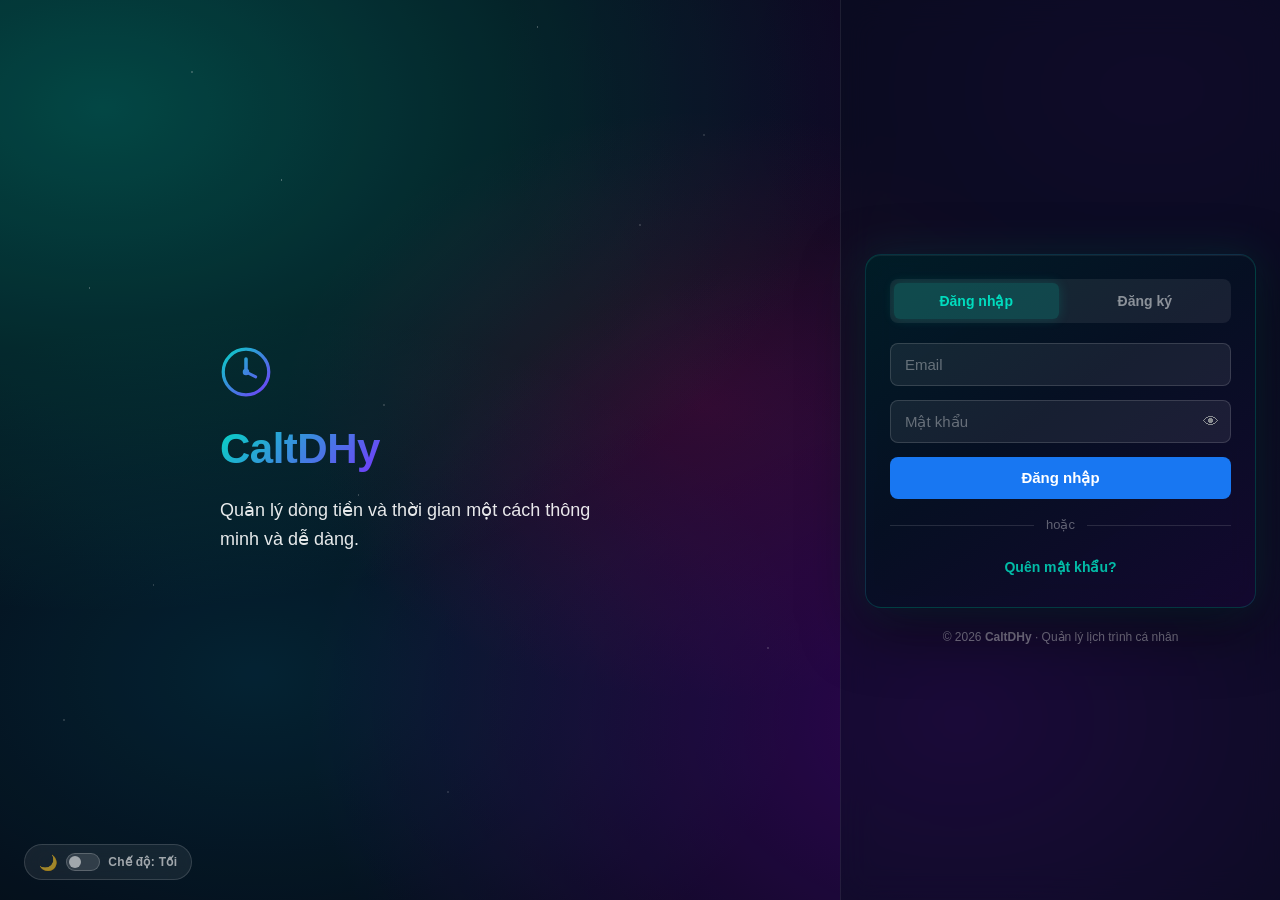
<file: spending_daily.html>
<!DOCTYPE html>
<html lang="vi">

<head>
    <meta charset="UTF-8" />
    <meta name="viewport" content="width=device-width, initial-scale=1.0" />
    <title>CaltDHy – Ngày chi tiêu</title>
    <link rel="preconnect" href="https://fonts.googleapis.com" />
    <link rel="preconnect" href="https://fonts.gstatic.com" crossorigin />
    <link
        href="https://fonts.googleapis.com/css2?family=Be+Vietnam+Pro:wght@300;400;500;600;700;800&family=Syne:wght@700;800&display=swap"
        rel="stylesheet" />
    <style>
        /* ── RESET ── */
        *,
        *::before,
        *::after {
            box-sizing: border-box;
            margin: 0;
            padding: 0;
        }

        html,
        body {
            height: 100%;
            font-family: 'Times New Roman', Times, serif;
            background: #021108;
            color: #e0ffe0;
        }

        body {
            background:
                radial-gradient(ellipse at 5% 10%, rgba(0, 130, 60, .38) 0%, transparent 45%),
                radial-gradient(ellipse at 85% 90%, rgba(0, 90, 40, .42) 0%, transparent 50%),
                #021108;
            min-height: 100vh;
            display: flex;
            flex-direction: column;
        }

        /* ══════════════════════════════
           HEADER
        ══════════════════════════════ */
        .dy-header {
            display: flex;
            align-items: center;
            justify-content: space-between;
            padding: 0 22px;
            height: 54px;
            background: rgba(0, 20, 10, .82);
            backdrop-filter: blur(16px);
            -webkit-backdrop-filter: blur(16px);
            border-bottom: 1px solid rgba(0, 200, 90, .18);
            flex-shrink: 0;
            gap: 14px;
        }

        .header-left {
            display: flex;
            flex-direction: column;
            justify-content: center;
            gap: 1px;
            flex-shrink: 0;
        }

        .logo-row {
            display: flex;
            align-items: center;
            gap: 7px;
        }

        .logo-icon {
            width: 18px;
            height: 18px;
            flex-shrink: 0;
        }

        .logo-text {
            font-family: 'Times New Roman', Times, serif;
            font-size: 18px;
            font-weight: 700;
            background: linear-gradient(135deg, #00dcc0 0%, #00a855 60%, #34d399 100%);
            -webkit-background-clip: text;
            -webkit-text-fill-color: transparent;
            background-clip: text;
        }

        .daily-limit-text {
            font-family: 'Times New Roman', Times, serif;
            font-size: 11px;
            color: rgba(74, 222, 128, .5);
            padding-left: 25px;
        }

        .header-center {
            display: flex;
            align-items: center;
            gap: 12px;
            flex: 1;
        }

        .header-page-title {
            font-family: 'Times New Roman', Times, serif;
            font-size: 15px;
            font-weight: 700;
            color: #4ade80;
            white-space: nowrap;
        }

        .header-month-label {
            font-family: 'Times New Roman', Times, serif;
            font-size: 13px;
            color: rgba(255, 255, 255, .4);
        }

        .header-right {
            display: flex;
            align-items: center;
            gap: 10px;
            flex-shrink: 0;
        }

        .hdr-btn {
            font-family: 'Times New Roman', Times, serif;
            font-size: 13px;
            font-weight: 600;
            padding: 6px 18px;
            border-radius: 20px;
            border: 1px solid rgba(74, 222, 128, .28);
            background: rgba(0, 100, 50, .14);
            color: rgba(74, 222, 128, .8);
            cursor: pointer;
            transition: all .18s;
        }

        .hdr-btn:hover {
            background: rgba(0, 160, 80, .22);
            border-color: rgba(74, 222, 128, .55);
            color: #4ade80;
        }

        .hdr-btn.logout {
            border-color: rgba(255, 255, 255, .14);
            background: rgba(255, 255, 255, .05);
            color: rgba(255, 255, 255, .55);
        }

        .hdr-btn.logout:hover {
            border-color: rgba(255, 80, 100, .45);
            color: #ff6080;
            background: rgba(255, 80, 100, .10);
        }

        /* ══════════════════════════════
           MAIN
        ══════════════════════════════ */
        .dy-main {
            flex: 1;
            padding: 22px 20px 24px;
            display: flex;
            flex-direction: column;
            gap: 14px;
            overflow-y: auto;
        }

        .dy-main::-webkit-scrollbar {
            width: 5px;
        }

        .dy-main::-webkit-scrollbar-track {
            background: transparent;
        }

        .dy-main::-webkit-scrollbar-thumb {
            background: rgba(0, 200, 90, .18);
            border-radius: 10px;
        }

        /* 2-column grid for day cards */
        .days-grid {
            display: grid;
            grid-template-columns: 1fr 1fr;
            gap: 16px;
            flex: 1;
        }

        /* ══════════════════════════════
           DAY CARD
        ══════════════════════════════ */
        .day-card {
            border-radius: 18px;
            padding: 20px 22px 18px;
            border: 1.5px solid transparent;
            display: flex;
            flex-direction: column;
            gap: 14px;
            position: relative;
            overflow: hidden;
            transition: border-color .35s, background .35s, box-shadow .35s;
            min-height: 280px;
        }

        /* ── Gray: unentered ── */
        .day-card.unentered {
            background: rgba(255, 255, 255, .025);
            border-color: rgba(255, 255, 255, .06);
        }

        /* ── Green: within limit ── */
        .day-card.within-limit {
            background: linear-gradient(155deg, rgba(0, 80, 40, .60) 0%, rgba(0, 55, 25, .70) 100%);
            border-color: rgba(0, 200, 95, .32);
            box-shadow: 0 4px 28px rgba(0, 160, 80, .14);
        }

        .day-card.within-limit::before {
            content: '';
            position: absolute;
            top: 0;
            left: 0;
            right: 0;
            height: 2.5px;
            background: linear-gradient(90deg, #00c864 0%, #34d399 100%);
            border-radius: 18px 18px 0 0;
        }

        /* ── Red: over limit ── */
        .day-card.over-limit {
            background: linear-gradient(155deg, rgba(80, 10, 10, .62) 0%, rgba(55, 5, 5, .72) 100%);
            border-color: rgba(248, 113, 113, .34);
            box-shadow: 0 4px 28px rgba(220, 50, 50, .13);
        }

        .day-card.over-limit::before {
            content: '';
            position: absolute;
            top: 0;
            left: 0;
            right: 0;
            height: 2.5px;
            background: linear-gradient(90deg, #ef4444 0%, #f87171 100%);
            border-radius: 18px 18px 0 0;
        }

        /* ── Card header ── */
        .card-top {
            display: flex;
            align-items: flex-start;
            justify-content: space-between;
        }

        .card-day-name {
            font-family: 'Times New Roman', Times, serif;
            font-size: 22px;
            font-weight: 700;
            color: rgba(255, 255, 255, .9);
            line-height: 1.15;
        }

        .day-card.within-limit .card-day-name {
            color: #4ade80;
        }

        .day-card.over-limit .card-day-name {
            color: #fca5a5;
        }

        .card-date-sub {
            font-family: 'Times New Roman', Times, serif;
            font-size: 12px;
            color: rgba(255, 255, 255, .35);
            margin-top: 2px;
        }

        .card-status-badge {
            font-family: 'Times New Roman', Times, serif;
            font-size: 10px;
            font-weight: 700;
            letter-spacing: 1.2px;
            text-transform: uppercase;
            border-radius: 20px;
            padding: 4px 10px;
            flex-shrink: 0;
        }

        .day-card.unentered .card-status-badge {
            background: rgba(255, 255, 255, .05);
            border: 1px solid rgba(255, 255, 255, .10);
            color: rgba(255, 255, 255, .3);
        }

        .day-card.within-limit .card-status-badge {
            background: rgba(74, 222, 128, .10);
            border: 1px solid rgba(74, 222, 128, .26);
            color: #4ade80;
        }

        .day-card.over-limit .card-status-badge {
            background: rgba(248, 113, 113, .10);
            border: 1px solid rgba(248, 113, 113, .26);
            color: #f87171;
        }

        /* ── 2-column input grid ── */
        .inputs-grid {
            display: grid;
            grid-template-columns: 1fr 1fr;
            gap: 10px;
        }

        .input-group {
            display: flex;
            flex-direction: column;
            gap: 5px;
        }

        .input-label {
            font-family: 'Times New Roman', Times, serif;
            font-size: 10px;
            font-weight: 700;
            text-transform: uppercase;
            letter-spacing: 1.2px;
            color: rgba(255, 255, 255, .35);
        }

        /* The actual clickable field */
        .input-field {
            display: flex;
            align-items: center;
            gap: 8px;
            background: rgba(255, 255, 255, .04);
            border: 1px solid rgba(255, 255, 255, .09);
            border-radius: 10px;
            padding: 10px 14px;
            cursor: pointer;
            transition: border-color .16s, background .16s;
            min-height: 42px;
        }

        .input-field:hover {
            border-color: rgba(74, 222, 128, .4);
            background: rgba(74, 222, 128, .06);
        }

        .input-dot {
            width: 7px;
            height: 7px;
            border-radius: 50%;
            flex-shrink: 0;
        }

        .input-val {
            font-family: 'Times New Roman', Times, serif;
            font-size: 14px;
            font-weight: 600;
            color: rgba(255, 255, 255, .35);
            flex: 1;
            white-space: nowrap;
            overflow: hidden;
            text-overflow: ellipsis;
        }

        .input-val.has-value {
            color: #4ade80;
        }

        .day-card.over-limit .input-val.has-value {
            color: #fca5a5;
        }

        /* ── Total + Save row ── */
        .card-footer {
            display: flex;
            align-items: center;
            justify-content: space-between;
            padding-top: 10px;
            border-top: 1px solid rgba(255, 255, 255, .06);
            margin-top: auto;
        }

        .total-group {
            display: flex;
            flex-direction: column;
            gap: 2px;
        }

        .total-label {
            font-family: 'Times New Roman', Times, serif;
            font-size: 10px;
            font-weight: 700;
            text-transform: uppercase;
            letter-spacing: 1.5px;
            color: rgba(255, 255, 255, .28);
        }

        .total-val {
            font-family: 'Times New Roman', Times, serif;
            font-size: 20px;
            font-weight: 700;
            color: rgba(255, 255, 255, .18);
        }

        .total-val.has-data {
            color: #4ade80;
        }

        .day-card.over-limit .total-val.has-data {
            color: #f87171;
        }

        .save-btn {
            font-family: 'Times New Roman', Times, serif;
            font-size: 13px;
            font-weight: 700;
            padding: 9px 22px;
            border-radius: 12px;
            border: 1px solid rgba(74, 222, 128, .32);
            background: rgba(74, 222, 128, .11);
            color: #4ade80;
            cursor: pointer;
            transition: all .16s;
            letter-spacing: .3px;
        }

        .save-btn:hover {
            background: rgba(74, 222, 128, .22);
            border-color: rgba(74, 222, 128, .6);
        }

        .save-btn:active {
            transform: scale(.97);
        }

        /* ══════════════════════════════
           MINI CALCULATOR
        ══════════════════════════════ */
        #dyCalc {
            position: fixed;
            z-index: 1200;
            background: linear-gradient(145deg, rgba(6, 22, 14, .97) 0%, rgba(12, 36, 22, .95) 60%, rgba(4, 16, 10, .97) 100%);
            border: 1px solid rgba(52, 211, 153, .45);
            border-radius: 18px;
            padding: 14px;
            width: 230px;
            box-shadow: 0 8px 48px rgba(0, 0, 0, .72), 0 0 38px rgba(20, 160, 90, .22);
            backdrop-filter: blur(16px);
            -webkit-backdrop-filter: blur(16px);
            display: none;
            flex-direction: column;
            gap: 10px;
        }

        #dyCalc.open {
            display: flex;
        }

        #calcDisplay {
            background: rgba(12, 50, 30, .55);
            border: 1px solid rgba(52, 211, 153, .32);
            border-radius: 10px;
            padding: 8px 12px;
            text-align: right;
            min-height: 44px;
        }

        .calc-expr-line {
            font-family: 'Times New Roman', Times, serif;
            font-size: 10px;
            color: rgba(110, 231, 183, .45);
            min-height: 14px;
            display: block;
        }

        .calc-val-line {
            font-family: 'Times New Roman', Times, serif;
            font-size: 20px;
            font-weight: 700;
            color: #6ee7b7;
            display: block;
            word-break: break-all;
        }

        .calc-grid {
            display: grid;
            grid-template-columns: repeat(4, 1fr);
            gap: 5px;
        }

        .calc-btn {
            font-family: 'Times New Roman', Times, serif;
            padding: 9px 0;
            border: 1px solid rgba(52, 211, 153, .12);
            border-radius: 8px;
            background: rgba(20, 70, 45, .35);
            color: rgba(200, 255, 220, .8);
            font-size: 13px;
            font-weight: 600;
            cursor: pointer;
            transition: background .14s, color .14s;
            text-align: center;
        }

        .calc-btn:hover {
            background: rgba(52, 211, 153, .22);
            color: #fff;
        }

        .calc-btn.op {
            color: #34d399;
        }

        .calc-btn.op:hover {
            background: rgba(52, 211, 153, .3);
        }

        .calc-btn.clr {
            color: #f87171;
        }

        .calc-btn.clr:hover {
            background: rgba(248, 113, 113, .18);
        }

        .calc-btn.eq {
            grid-column: span 2;
            background: rgba(52, 211, 153, .20);
            border-color: rgba(52, 211, 153, .5);
            color: #6ee7b7;
        }

        .calc-btn.eq:hover {
            background: rgba(52, 211, 153, .38);
            color: #fff;
        }

        .calc-hint {
            font-family: 'Times New Roman', Times, serif;
            font-size: 10px;
            color: rgba(255, 255, 255, .22);
            text-align: right;
        }

        /* ══════════════════════════════
           RESPONSIVE
        ══════════════════════════════ */
        @media (max-width: 860px) {
            .days-grid {
                grid-template-columns: 1fr;
            }
        }

        @media (max-width: 600px) {
            .dy-header {
                padding: 0 12px;
                flex-wrap: wrap;
                height: auto;
                padding-top: 8px;
                padding-bottom: 8px;
            }

            .header-center {
                display: none;
            }

            .dy-main {
                padding: 14px 12px;
            }

            #dyCalc {
                width: calc(100vw - 28px);
                left: 14px !important;
            }
        }
    </style>
</head>

<body>

    <!-- ══ HEADER ══ -->
    <header class="dy-header">
        <div class="header-left">
            <div class="logo-row">
                <svg class="logo-icon" viewBox="0 0 32 32" fill="none">
                    <defs>
                        <linearGradient id="dylg" x1="0" y1="0" x2="32" y2="32" gradientUnits="userSpaceOnUse">
                            <stop offset="0%" stop-color="#00dcc0" />
                            <stop offset="100%" stop-color="#00a855" />
                        </linearGradient>
                    </defs>
                    <circle cx="16" cy="16" r="13" stroke="url(#dylg)" stroke-width="2" fill="none" />
                    <line x1="16" y1="16" x2="16" y2="8" stroke="url(#dylg)" stroke-width="2.2"
                        stroke-linecap="round" />
                    <line x1="16" y1="16" x2="22" y2="19" stroke="url(#dylg)" stroke-width="1.8" stroke-linecap="round"
                        opacity=".8" />
                    <circle cx="16" cy="16" r="2" fill="url(#dylg)" />
                </svg>
                <span class="logo-text">CaltDHy</span>
            </div>
            <div class="daily-limit-text" id="hdrLimit">Hạn mức ngày: Chưa đặt</div>
        </div>

        <div class="header-center">
            <span class="header-page-title" id="hdrTitle">📆 Tuần 1</span>
            <span class="header-month-label" id="hdrMonth">Tháng 3 / 2026</span>
        </div>

        <div class="header-right">
            <button class="hdr-btn" id="backBtn">← Quay lại</button>
            <button class="hdr-btn logout" onclick="handleLogout()">Đăng xuất</button>
        </div>
    </header>

    <!-- ══ MAIN ══ -->
    <main class="dy-main">
        <div class="days-grid" id="daysGrid"><!-- JS --></div>
    </main>

    <!-- ══ MINI CALCULATOR ══ -->
    <div id="dyCalc">
        <div id="calcDisplay">
            <span class="calc-expr-line" id="calcExpr"></span>
            <span class="calc-val-line" id="calcVal">0</span>
        </div>
        <div class="calc-grid">
            <button class="calc-btn clr" data-a="clr">CLR</button>
            <button class="calc-btn" data-a="del">⌫</button>
            <button class="calc-btn op" data-a="op" data-v="%">%</button>
            <button class="calc-btn op" data-a="op" data-v="/">÷</button>
            <button class="calc-btn" data-a="num" data-v="7">7</button>
            <button class="calc-btn" data-a="num" data-v="8">8</button>
            <button class="calc-btn" data-a="num" data-v="9">9</button>
            <button class="calc-btn op" data-a="op" data-v="*">×</button>
            <button class="calc-btn" data-a="num" data-v="4">4</button>
            <button class="calc-btn" data-a="num" data-v="5">5</button>
            <button class="calc-btn" data-a="num" data-v="6">6</button>
            <button class="calc-btn op" data-a="op" data-v="-">−</button>
            <button class="calc-btn" data-a="num" data-v="1">1</button>
            <button class="calc-btn" data-a="num" data-v="2">2</button>
            <button class="calc-btn" data-a="num" data-v="3">3</button>
            <button class="calc-btn op" data-a="op" data-v="+">+</button>
            <button class="calc-btn" data-a="num" data-v="0">0</button>
            <button class="calc-btn" data-a="num" data-v=".">.</button>
            <button class="calc-btn eq" data-a="eq">= Enter</button>
        </div>
        <div class="calc-hint">Enter → xác nhận &nbsp;•&nbsp; Esc → hủy</div>
    </div>

    <script>
        /* ============================================================
           AUTH GUARD
        ============================================================ */
        (function () {
            if (!localStorage.getItem('pcn_token')) {
                window.location.href = 'index.html';
            }
        })();

        /* ── PARAMS ── */
        const p = new URLSearchParams(window.location.search);
        const weekNum = parseInt(p.get('week')) || 1;
        const month = parseInt(p.get('month')) || new Date().getMonth() + 1;
        const year = parseInt(p.get('year')) || new Date().getFullYear();
        const startDay = parseInt(p.get('startDay')) || 1;
        const endDay = parseInt(p.get('endDay')) || 7;

        const MONTH_VI = ['Tháng 1', 'Tháng 2', 'Tháng 3', 'Tháng 4', 'Tháng 5', 'Tháng 6',
            'Tháng 7', 'Tháng 8', 'Tháng 9', 'Tháng 10', 'Tháng 11', 'Tháng 12'];
        const DOW_VI = ['Chủ Nhật', 'Thứ Hai', 'Thứ Ba', 'Thứ Tư', 'Thứ Năm', 'Thứ Sáu', 'Thứ Bảy'];
        const CAT_KEYS = ['food', 'gas', 'coffee', 'misc'];
        const CAT_NAMES = ['Ăn uống', 'Xăng xe', 'Cà phê', 'Linh tinh'];
        const CAT_COLORS = ['#34d399', '#60a5fa', '#c084fc', '#f59e0b'];

        const API_BASE = 'https://caltdhy.onrender.com';
        function getToken() { return localStorage.getItem('pcn_token') || ''; }

        function numFmt(n) {
            if (!n || n <= 0) return '0 ₫';
            return Number(n).toLocaleString('vi-VN') + ' ₫';
        }

        /* ── Toast helper ── */
        function showToast(msg, isError = false) {
            const t = document.createElement('div');
            t.textContent = msg;
            t.style.cssText = `position:fixed;bottom:24px;right:24px;z-index:9999;padding:12px 20px;
                border-radius:12px;font-family:'Times New Roman',serif;font-size:14px;font-weight:600;
                background:${isError ? 'rgba(220,50,50,.92)' : 'rgba(52,211,153,.92)'};
                color:#fff;box-shadow:0 4px 24px rgba(0,0,0,.4);transition:opacity .4s;`;
            document.body.appendChild(t);
            setTimeout(() => { t.style.opacity = '0'; setTimeout(() => t.remove(), 400); }, 2500);
        }

        /* ── In-memory store: { dayNum → {food,gas,coffee,misc} } ── */
        const serverData = {};   // loaded from API
        const pending = {};   // unsaved local changes

        let dailyLimit = 0;

        /* ── API HELPERS ── */
        async function apiFetch(path, opts = {}) {
            return fetch(API_BASE + path, {
                ...opts,
                headers: {
                    'Content-Type': 'application/json',
                    'Authorization': 'Bearer ' + getToken(),
                    ...(opts.headers || {})
                }
            });
        }

        async function loadBudget() {
            try {
                const res = await apiFetch('/api/spending/budget');
                const data = await res.json();
                if (data.success) dailyLimit = data.data.dailyLimit || 0;
            } catch { /* fallback = 0 */ }
        }

        async function loadMonthData() {
            try {
                const res = await apiFetch(`/api/spending?year=${year}&month=${month}`);
                const data = await res.json();
                if (data.success && Array.isArray(data.data)) {
                    data.data.forEach(rec => {
                        serverData[rec.day] = {
                            food: rec.food || 0, gas: rec.gas || 0,
                            coffee: rec.coffee || 0, misc: rec.misc || 0
                        };
                    });
                }
            } catch { /* use empty */ }
        }

        async function saveDayAPI(d) {
            const dateStr = `${year}-${String(month).padStart(2, '0')}-${String(d).padStart(2, '0')}`;
            const data = pending[d] || serverData[d] || { food: 0, gas: 0, coffee: 0, misc: 0 };
            const saveBtn = document.querySelector(`[data-saveday="${d}"]`);
            if (saveBtn) { saveBtn.disabled = true; saveBtn.textContent = '⏳ Đang lưu...'; }
            try {
                const res = await apiFetch(`/api/spending/${dateStr}`, {
                    method: 'PUT',
                    body: JSON.stringify(data)
                });
                const json = await res.json();
                if (json.success) {
                    serverData[d] = { ...data };
                    delete pending[d];
                    showToast(`✓ Đã lưu ngày ${d}/${month}`);
                    if (saveBtn) { saveBtn.disabled = false; saveBtn.textContent = '✓ Đã lưu!'; }
                    setTimeout(() => { if (saveBtn) saveBtn.textContent = '💾 Lưu'; }, 1500);
                } else {
                    throw new Error(json.message || 'Lỗi server');
                }
            } catch (err) {
                showToast('⚠ Lưu thất bại: ' + err.message, true);
                if (saveBtn) { saveBtn.disabled = false; saveBtn.textContent = '💾 Lưu'; }
            }
        }

        /* ── Data helpers ── */
        function effectiveData(d) {
            return pending[d] || serverData[d] || { food: 0, gas: 0, coffee: 0, misc: 0 };
        }

        function dayTotal(d) {
            const data = effectiveData(d);
            return CAT_KEYS.reduce((s, k) => s + (parseFloat(data[k]) || 0), 0);
        }

        function statusFor(d) {
            const total = dayTotal(d);
            if (total === 0) return 'unentered';
            if (dailyLimit > 0 && total > dailyLimit) return 'over-limit';
            return 'within-limit';
        }

        function statusText(d) {
            const s = statusFor(d);
            if (s === 'unentered') return 'Chưa nhập';
            if (s === 'within-limit') return '✓ Trong hạn mức';
            return '⚠ Vượt hạn mức';
        }

        function updateCard(d) {
            const card = document.getElementById(`dayCard${d}`);
            if (!card) return;
            const data = effectiveData(d);
            const total = CAT_KEYS.reduce((s, k) => s + (parseFloat(data[k]) || 0), 0);
            const status = statusFor(d);
            card.className = `day-card ${status}`;
            const badge = card.querySelector('.card-status-badge');
            if (badge) badge.textContent = statusText(d);
            CAT_KEYS.forEach(k => {
                const valSpan = card.querySelector(`[data-valkey="${d}-${k}"]`);
                if (valSpan) {
                    const v = parseFloat(data[k]) || 0;
                    valSpan.textContent = v > 0 ? numFmt(v) : '+ Nhập';
                    valSpan.className = 'input-val' + (v > 0 ? ' has-value' : '');
                }
            });
            const totalEl = card.querySelector(`[data-totalval="${d}"]`);
            if (totalEl) {
                totalEl.textContent = numFmt(total);
                totalEl.className = 'total-val' + (total > 0 ? ' has-data' : '');
            }
        }

        /* ══════════════════════════════
           MINI CALCULATOR
        ══════════════════════════════ */
        const calcEl = document.getElementById('dyCalc');
        const exprEl = document.getElementById('calcExpr');
        const valEl = document.getElementById('calcVal');
        let calcCur = '', calcExpr = '', calcCb = null, _justOpened = false;

        function calcRefresh() {
            valEl.textContent = calcCur !== '' ? calcCur : '0';
            exprEl.textContent = calcExpr;
        }

        function calcEval() {
            const raw = calcExpr + calcCur;
            if (!raw) return 0;
            try {
                const safe = raw.replace(/[^0-9+\-*/.%()]/g, '').replace(/(\d+)%/g, '($1/100)');
                const res = Function('"use strict";return(' + safe + ')')();
                return isFinite(res) ? Math.max(0, Math.round(res)) : 0;
            } catch { return 0; }
        }

        function openCalc(anchor, seed, cb) {
            calcCb = cb;
            calcCur = seed > 0 ? String(seed) : '';
            calcExpr = '';
            calcRefresh();
            const r = anchor.getBoundingClientRect();
            let top = r.bottom + 6, left = r.right - 230;
            if (left < 8) left = 8;
            if (top + 340 > window.innerHeight) top = r.top - 340;
            calcEl.style.top = top + 'px';
            calcEl.style.left = left + 'px';
            _justOpened = true;
            calcEl.classList.add('open');
        }

        function closeCalc() {
            calcEl.classList.remove('open');
            calcCur = ''; calcExpr = ''; calcCb = null;
            calcRefresh();
        }

        function confirmCalc() {
            const res = calcEval();
            if (calcCb) calcCb(res);
            closeCalc();
        }

        calcEl.addEventListener('click', e => {
            const btn = e.target.closest('.calc-btn');
            if (!btn) return;
            e.stopPropagation();
            const a = btn.dataset.a, v = btn.dataset.v;
            if (a === 'num') { if (v === '.' && calcCur.includes('.')) return; calcCur += v; }
            else if (a === 'op') {
                if (calcCur) { calcExpr += calcCur + v; calcCur = ''; }
                else if (calcExpr) { calcExpr = calcExpr.replace(/[+\-*/%]$/, v); }
            } else if (a === 'clr') { calcCur = ''; calcExpr = ''; }
            else if (a === 'del') { if (calcCur.length > 0) calcCur = calcCur.slice(0, -1); else calcExpr = calcExpr.slice(0, -1); }
            else if (a === 'eq') { confirmCalc(); return; }
            calcRefresh();
        });

        document.addEventListener('keydown', e => {
            if (!calcEl.classList.contains('open')) return;
            if (e.key === 'Escape') { closeCalc(); return; }
            if (e.key === 'Enter') { confirmCalc(); return; }
            if (e.key === 'Backspace') {
                if (calcCur.length) calcCur = calcCur.slice(0, -1);
                else calcExpr = calcExpr.slice(0, -1);
                calcRefresh(); return;
            }
            if ('0123456789'.includes(e.key)) { calcCur += e.key; calcRefresh(); }
            if (['+', '-', '*', '/', '%'].includes(e.key)) {
                if (calcCur) { calcExpr += calcCur + e.key; calcCur = ''; }
                else if (calcExpr) { calcExpr = calcExpr.replace(/[+\-*/%]$/, e.key); }
                calcRefresh();
            }
            if (e.key === '.') { if (!calcCur.includes('.')) { calcCur += '.'; calcRefresh(); } }
        });

        document.addEventListener('click', e => {
            if (_justOpened) { _justOpened = false; return; }
            if (calcEl.classList.contains('open') && !calcEl.contains(e.target)) closeCalc();
        });

        /* ══════════════════════════════
           BUILD CARDS
        ══════════════════════════════ */
        function buildCard(d) {
            const date = new Date(year, month - 1, d);
            const today = new Date();
            const isToday = today.getDate() === d && today.getMonth() + 1 === month && today.getFullYear() === year;
            const dowName = DOW_VI[date.getDay()];
            const status = statusFor(d);

            const card = document.createElement('div');
            card.className = `day-card ${status}`;
            card.id = `dayCard${d}`;

            card.innerHTML = `
                <div class="card-top">
                    <div>
                        <div class="card-day-name">${dowName}${isToday ? ' 📍' : ''}</div>
                        <div class="card-date-sub">${d}/${month}/${year}</div>
                    </div>
                    <span class="card-status-badge">${statusText(d)}</span>
                </div>

                <div class="inputs-grid">
                    ${CAT_KEYS.map((k, i) => {
                const data = effectiveData(d);
                const v = parseFloat(data[k]) || 0;
                return `
                        <div class="input-group">
                            <div class="input-label">${CAT_NAMES[i]}</div>
                            <div class="input-field" data-day="${d}" data-cat="${k}">
                                <span class="input-dot" style="background:${CAT_COLORS[i]};"></span>
                                <span class="input-val${v > 0 ? ' has-value' : ''}" data-valkey="${d}-${k}">
                                    ${v > 0 ? numFmt(v) : '+ Nhập'}
                                </span>
                            </div>
                        </div>`;
            }).join('')}
                </div>

                <div class="card-footer">
                    <div class="total-group">
                        <span class="total-label">Tổng ngày</span>
                        <span class="total-val${dayTotal(d) > 0 ? ' has-data' : ''}" data-totalval="${d}">${numFmt(dayTotal(d))}</span>
                    </div>
                    <button class="save-btn" data-saveday="${d}">💾 Lưu</button>
                </div>
            `;

            /* Wire input clicks → mini calc */
            card.querySelectorAll('.input-field').forEach(field => {
                field.addEventListener('click', e => {
                    e.stopPropagation();
                    const fd = parseInt(field.dataset.day);
                    const cat = field.dataset.cat;
                    const cur = parseFloat(effectiveData(fd)[cat]) || 0;
                    openCalc(field, cur, result => {
                        if (!pending[fd]) pending[fd] = { ...effectiveData(fd) };
                        pending[fd][cat] = result;
                        updateCard(fd);
                    });
                });
            });

            /* Wire save button → API */
            card.querySelector('.save-btn').addEventListener('click', () => {
                saveDayAPI(d);
            });

            return card;
        }

        /* ── RENDER ── */
        function render() {
            document.getElementById('hdrTitle').textContent = `📆 Tuần ${weekNum}`;
            document.getElementById('hdrMonth').textContent = `${MONTH_VI[month - 1]} / ${year}`;
            document.title = `CaltDHy – Tuần ${weekNum} / ${MONTH_VI[month - 1]} ${year}`;
            document.getElementById('hdrLimit').textContent =
                dailyLimit > 0 ? `Hạn mức ngày: ${numFmt(dailyLimit)}` : 'Hạn mức ngày: Chưa đặt';

            const grid = document.getElementById('daysGrid');
            grid.innerHTML = '';
            for (let d = startDay; d <= endDay; d++) {
                grid.appendChild(buildCard(d));
            }
        }

        /* ── NAVIGATION ── */
        document.getElementById('backBtn').addEventListener('click', () => {
            window.location.href = `spending_weekly.html?month=${month}&year=${year}`;
        });

        function handleLogout() {
            ['caltdhy_token', 'caltdhy_user', 'pcn_token', 'pcn_user'].forEach(k => localStorage.removeItem(k));
            ['caltdhy_token', 'caltdhy_user'].forEach(k => sessionStorage.removeItem(k));
            window.location.href = 'index.html';
        }

        /* ── INIT: load budget + data → render ── */
        (async function init() {
            await Promise.all([loadBudget(), loadMonthData()]);
            render();
        })();
    </script>

</body>

</html>
</file>
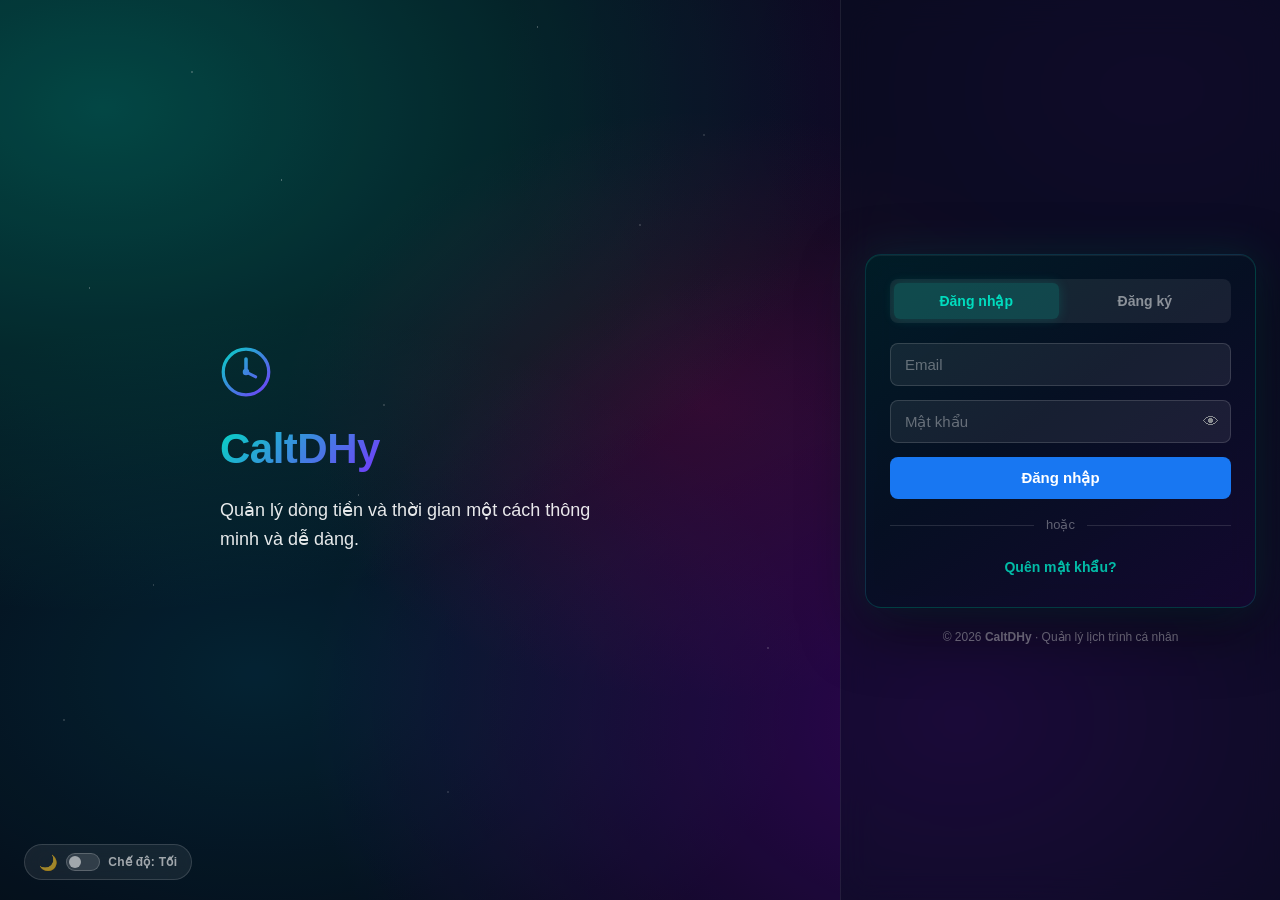
<file: spending_weekly.html>
<!DOCTYPE html>
<html lang="vi">

<head>
    <meta charset="UTF-8" />
    <meta name="viewport" content="width=device-width, initial-scale=1.0" />
    <title>CaltDHy – Tuần chi tiêu</title>
    <link rel="preconnect" href="https://fonts.googleapis.com" />
    <link rel="preconnect" href="https://fonts.gstatic.com" crossorigin />
    <link
        href="https://fonts.googleapis.com/css2?family=Be+Vietnam+Pro:wght@300;400;500;600;700;800&family=Syne:wght@700;800&display=swap"
        rel="stylesheet" />
    <style>
        /* ── RESET ── */
        *,
        *::before,
        *::after {
            box-sizing: border-box;
            margin: 0;
            padding: 0;
        }

        html,
        body {
            height: 100%;
            font-family: 'Times New Roman', Times, serif;
            background: #021108;
            color: #e0ffe0;
            overflow-x: hidden;
        }

        body {
            background:
                radial-gradient(ellipse at 5% 10%, rgba(0, 130, 60, .38) 0%, transparent 45%),
                radial-gradient(ellipse at 85% 90%, rgba(0, 90, 40, .42) 0%, transparent 50%),
                #021108;
            min-height: 100vh;
            display: flex;
            flex-direction: column;
        }

        /* ══════════════════════════════
           HEADER
        ══════════════════════════════ */
        .wk-header {
            display: flex;
            align-items: center;
            justify-content: space-between;
            padding: 0 24px;
            height: 56px;
            background: rgba(0, 20, 10, .82);
            backdrop-filter: blur(16px);
            -webkit-backdrop-filter: blur(16px);
            border-bottom: 1px solid rgba(0, 200, 90, .18);
            flex-shrink: 0;
            gap: 16px;
        }

        /* Left cluster: logo + daily limit */
        .header-left {
            display: flex;
            flex-direction: column;
            justify-content: center;
            gap: 1px;
            flex-shrink: 0;
        }

        .logo-row {
            display: flex;
            align-items: center;
            gap: 7px;
        }

        .logo-icon {
            width: 18px;
            height: 18px;
            flex-shrink: 0;
        }

        .logo-text {
            font-family: 'Times New Roman', Times, serif;
            font-size: 18px;
            font-weight: 700;
            background: linear-gradient(135deg, #00dcc0 0%, #00a855 60%, #34d399 100%);
            -webkit-background-clip: text;
            -webkit-text-fill-color: transparent;
            background-clip: text;
            letter-spacing: .5px;
        }

        .daily-limit-text {
            font-family: 'Times New Roman', Times, serif;
            font-size: 11px;
            color: rgba(74, 222, 128, .5);
            padding-left: 25px;
            letter-spacing: .2px;
        }

        /* Center: page title + month label */
        .header-center {
            display: flex;
            align-items: center;
            gap: 14px;
            flex: 1;
        }

        .header-page-title {
            display: flex;
            align-items: center;
            gap: 6px;
            font-family: 'Times New Roman', Times, serif;
            font-size: 15px;
            font-weight: 700;
            color: #4ade80;
            white-space: nowrap;
        }

        .header-month-label {
            font-family: 'Times New Roman', Times, serif;
            font-size: 14px;
            color: rgba(255, 255, 255, .45);
            font-weight: 400;
        }

        /* Right: buttons */
        .header-right {
            display: flex;
            align-items: center;
            gap: 10px;
            flex-shrink: 0;
        }

        .hdr-btn {
            font-family: 'Times New Roman', Times, serif;
            font-size: 13px;
            font-weight: 600;
            padding: 6px 18px;
            border-radius: 20px;
            border: 1px solid rgba(74, 222, 128, .28);
            background: rgba(0, 100, 50, .14);
            color: rgba(74, 222, 128, .8);
            cursor: pointer;
            transition: all .18s;
            letter-spacing: .2px;
        }

        .hdr-btn:hover {
            background: rgba(0, 160, 80, .22);
            border-color: rgba(74, 222, 128, .55);
            color: #4ade80;
        }

        .hdr-btn.logout {
            border-color: rgba(255, 255, 255, .14);
            background: rgba(255, 255, 255, .05);
            color: rgba(255, 255, 255, .55);
        }

        .hdr-btn.logout:hover {
            border-color: rgba(255, 80, 100, .45);
            color: #ff6080;
            background: rgba(255, 80, 100, .1);
        }

        /* ══════════════════════════════
           MAIN
        ══════════════════════════════ */
        .wk-main {
            flex: 1;
            display: flex;
            flex-direction: column;
            padding: 28px 20px 24px;
            gap: 22px;
        }

        /* Section heading */
        .section-heading {
            text-align: center;
            font-family: 'Times New Roman', Times, serif;
            font-size: clamp(20px, 3vw, 32px);
            font-weight: 700;
            color: rgba(74, 222, 128, .75);
            letter-spacing: .5px;
            text-transform: uppercase;
        }

        /* ══════════════════════════════
           WEEK CARDS ROW
        ══════════════════════════════ */
        .weeks-row {
            display: flex;
            gap: 14px;
            align-items: stretch;
            /* Fill full width */
            flex: 1;
        }

        /* Each card stretches equally */
        .week-card {
            flex: 1;
            min-width: 0;
            background: linear-gradient(160deg, rgba(0, 60, 30, .70) 0%, rgba(0, 40, 20, .80) 100%);
            border: 1.5px solid rgba(0, 190, 90, .22);
            border-radius: 18px;
            padding: 22px 18px 18px;
            display: flex;
            flex-direction: column;
            gap: 10px;
            cursor: pointer;
            position: relative;
            overflow: hidden;
            transition: transform .3s cubic-bezier(.34, 1.56, .64, 1), box-shadow .3s ease, border-color .25s;
        }

        .week-card::before {
            content: '';
            position: absolute;
            top: 0;
            left: 0;
            right: 0;
            height: 2.5px;
            background: linear-gradient(90deg, #00c864 0%, #34d399 100%);
            border-radius: 18px 18px 0 0;
            opacity: .45;
            transition: opacity .25s;
        }

        .week-card.current-week {
            border-color: rgba(74, 222, 128, .6);
            box-shadow: 0 0 0 2px rgba(74, 222, 128, .2), 0 8px 36px rgba(0, 180, 80, .22);
        }

        .week-card.current-week::before {
            opacity: 1;
        }

        /* Hover: hovered scales UP, others dim */
        .weeks-row:hover .week-card:not(:hover) {
            transform: scale(.94);
            opacity: .72;
        }

        .weeks-row .week-card:hover {
            transform: scale(1.04) !important;
            opacity: 1 !important;
            border-color: rgba(74, 222, 128, .65);
            box-shadow: 0 0 0 2px rgba(74, 222, 128, .25), 0 14px 48px rgba(0, 200, 90, .28);
            z-index: 2;
        }

        .week-card:hover::before {
            opacity: 1;
        }

        /* Card contents */
        .wc-label {
            font-family: 'Times New Roman', Times, serif;
            font-size: clamp(16px, 1.8vw, 22px);
            font-weight: 700;
            color: rgba(255, 255, 255, .9);
        }

        .week-card.current-week .wc-label {
            color: #4ade80;
        }

        .wc-current-badge {
            display: inline-block;
            font-family: 'Times New Roman', Times, serif;
            font-size: 10px;
            font-weight: 700;
            letter-spacing: .8px;
            text-transform: uppercase;
            color: #4ade80;
            background: rgba(74, 222, 128, .12);
            border: 1px solid rgba(74, 222, 128, .3);
            border-radius: 20px;
            padding: 3px 9px;
            width: fit-content;
        }

        .wc-dates {
            font-family: 'Times New Roman', Times, serif;
            font-size: clamp(11px, 1.1vw, 13px);
            color: rgba(255, 255, 255, .45);
        }

        .wc-divider {
            height: 1px;
            background: rgba(0, 200, 90, .12);
        }

        /* Category list */
        .wc-cats {
            display: flex;
            flex-direction: column;
            gap: 6px;
            flex: 1;
        }

        .wc-cat-row {
            display: flex;
            align-items: center;
            gap: 8px;
        }

        .wc-cat-dot {
            width: 6px;
            height: 6px;
            border-radius: 50%;
            background: #34d399;
            flex-shrink: 0;
        }

        .wc-cat-name {
            font-family: 'Times New Roman', Times, serif;
            font-size: clamp(11px, 1.1vw, 13px);
            color: rgba(255, 255, 255, .55);
            flex: 1;
        }

        .wc-cat-val {
            font-family: 'Times New Roman', Times, serif;
            font-size: clamp(11px, 1.1vw, 13px);
            font-weight: 600;
            color: rgba(74, 222, 128, .65);
        }

        /* Total row */
        .wc-total-row {
            display: flex;
            align-items: center;
            justify-content: space-between;
            padding-top: 10px;
            border-top: 1px solid rgba(0, 200, 90, .13);
            margin-top: auto;
        }

        .wc-total-lbl {
            font-family: 'Times New Roman', Times, serif;
            font-size: 11px;
            text-transform: uppercase;
            letter-spacing: 1.5px;
            color: rgba(255, 255, 255, .28);
        }

        .wc-total-val {
            font-family: 'Times New Roman', Times, serif;
            font-size: clamp(14px, 1.5vw, 18px);
            font-weight: 700;
            color: #4ade80;
        }

        .wc-total-val.zero {
            color: rgba(255, 255, 255, .18);
            font-size: clamp(12px, 1.2vw, 15px);
        }

        /* ══════════════════════════════
           RESPONSIVE
        ══════════════════════════════ */
        @media (max-width: 900px) {
            .weeks-row {
                flex-wrap: wrap;
            }

            .week-card {
                flex: 0 0 calc(50% - 7px);
            }
        }

        @media (max-width: 560px) {
            .week-card {
                flex: 0 0 100%;
            }

            .header-center {
                display: none;
            }
        }
    </style>
</head>

<body>

    <!-- ══ HEADER ══ -->
    <header class="wk-header">

        <!-- Left: Logo + Daily limit -->
        <div class="header-left">
            <div class="logo-row">
                <svg class="logo-icon" viewBox="0 0 32 32" fill="none">
                    <defs>
                        <linearGradient id="wklg" x1="0" y1="0" x2="32" y2="32" gradientUnits="userSpaceOnUse">
                            <stop offset="0%" stop-color="#00dcc0" />
                            <stop offset="100%" stop-color="#00a855" />
                        </linearGradient>
                    </defs>
                    <circle cx="16" cy="16" r="13" stroke="url(#wklg)" stroke-width="2" fill="none" />
                    <line x1="16" y1="16" x2="16" y2="8" stroke="url(#wklg)" stroke-width="2.2"
                        stroke-linecap="round" />
                    <line x1="16" y1="16" x2="22" y2="19" stroke="url(#wklg)" stroke-width="1.8" stroke-linecap="round"
                        opacity=".8" />
                    <circle cx="16" cy="16" r="2" fill="url(#wklg)" />
                </svg>
                <span class="logo-text">CaltDHy</span>
            </div>
            <div class="daily-limit-text" id="limitText">Hạn mức ngày: —</div>
        </div>

        <!-- Center: Title + Month -->
        <div class="header-center">
            <span class="header-page-title">📅 Tuần chi tiêu</span>
            <span class="header-month-label" id="hdrMonthLabel">Tháng 3 / 2026</span>
        </div>

        <!-- Right: Buttons -->
        <div class="header-right">
            <button class="hdr-btn" id="backBtn">← Quay lại</button>
            <button class="hdr-btn logout" onclick="handleLogout()">Đăng xuất</button>
        </div>

    </header>

    <!-- ══ MAIN ══ -->
    <main class="wk-main">
        <h1 class="section-heading" id="sectionHeading">Các tuần trong tháng 3 năm 2026</h1>
        <div class="weeks-row" id="weeksRow">
            <!-- JS renders cards here -->
        </div>
    </main>

    <script>
        /* ============================================================
           AUTH GUARD
        ============================================================ */
        (function () {
            if (!localStorage.getItem('pcn_token')) {
                window.location.href = 'index.html';
            }
        })();

        /* ── URL PARAMS ── */
        const params = new URLSearchParams(window.location.search);
        const month = parseInt(params.get('month')) || new Date().getMonth() + 1;
        const year = parseInt(params.get('year')) || new Date().getFullYear();

        const MONTH_NAMES_VI = [
            'Tháng 1', 'Tháng 2', 'Tháng 3', 'Tháng 4', 'Tháng 5', 'Tháng 6',
            'Tháng 7', 'Tháng 8', 'Tháng 9', 'Tháng 10', 'Tháng 11', 'Tháng 12'
        ];
        const DOW_SHORT = ['CN', 'T2', 'T3', 'T4', 'T5', 'T6', 'T7'];
        const CAT_KEYS = ['food', 'gas', 'coffee', 'misc'];
        const CAT_NAMES = ['Ăn uống', 'Xăng xe', 'Cà phê', 'Linh tinh'];

        function numFmt(n) {
            if (!n || n <= 0) return '0 ₫';
            return Number(n).toLocaleString('vi-VN') + ' ₫';
        }

        /* ── BUILD WEEKS ── */
        function buildWeeks(y, m) {
            const totalDays = new Date(y, m, 0).getDate();
            const weeks = [];
            let wn = 1, d = 1;
            while (d <= totalDays) {
                const start = new Date(y, m - 1, d);
                let endD = d;
                while (endD < totalDays) {
                    const next = new Date(y, m - 1, endD + 1);
                    if (next.getDay() === 0) break; // stop before Sunday
                    endD++;
                }
                const end = new Date(y, m - 1, endD);
                const days = [];
                for (let i = d; i <= endD; i++) days.push(i);
                weeks.push({ wn, start, end, days });
                wn++;
                d = endD + 1;
            }
            return weeks;
        }

        /* ── LOCALSTORAGE ── */
        function dayKey(y, m, d) {
            return `caltdhy_daily_${y}_${String(m).padStart(2, '0')}_${String(d).padStart(2, '0')}`;
        }

        function loadDay(d) {
            try { return JSON.parse(localStorage.getItem(dayKey(year, month, d))) || {}; }
            catch { return {}; }
        }

        function weekCatTotals(days) {
            const t = { food: 0, gas: 0, coffee: 0, misc: 0 };
            days.forEach(d => {
                const r = loadDay(d);
                CAT_KEYS.forEach(k => { t[k] += parseFloat(r[k]) || 0; });
            });
            return t;
        }

        function getDailyLimit() {
            return parseFloat(localStorage.getItem('caltdhy_budget_daily')) || 0;
        }

        /* ── CURRENT WEEK ── */
        function currentWeekIdx(weeks) {
            const today = new Date();
            if (today.getFullYear() !== year || today.getMonth() + 1 !== month) return -1;
            return weeks.findIndex(w => w.days.includes(today.getDate()));
        }

        /* ── RENDER ── */
        function render() {
            // Update header labels
            document.getElementById('hdrMonthLabel').textContent = `${MONTH_NAMES_VI[month - 1]} / ${year}`;
            document.getElementById('sectionHeading').textContent =
                `Các tuần trong ${MONTH_NAMES_VI[month - 1].toLowerCase()} năm ${year}`;
            document.title = `CaltDHy – ${MONTH_NAMES_VI[month - 1]} ${year}`;

            const limit = getDailyLimit();
            document.getElementById('limitText').textContent =
                limit > 0
                    ? `Hạn mức ngày: ${numFmt(limit)}`
                    : 'Hạn mức ngày: Chưa đặt';

            const weeks = buildWeeks(year, month);
            const curIdx = currentWeekIdx(weeks);
            const row = document.getElementById('weeksRow');
            row.innerHTML = '';

            weeks.forEach((wk, idx) => {
                const cats = weekCatTotals(wk.days);
                const total = CAT_KEYS.reduce((s, k) => s + cats[k], 0);
                const isCur = idx === curIdx;

                const startFmt = `${DOW_SHORT[wk.start.getDay()]} ${wk.start.getDate()}`;
                const endFmt = `${DOW_SHORT[wk.end.getDay()]} ${wk.end.getDate()}/${String(month).padStart(2, '0')}`;

                const card = document.createElement('div');
                card.className = 'week-card' + (isCur ? ' current-week' : '');

                card.innerHTML = `
                    <div class="wc-label">Tuần ${wk.wn}</div>
                    ${isCur ? '<div class="wc-current-badge">Tuần này</div>' : ''}
                    <div class="wc-dates">${startFmt} – ${endFmt}</div>
                    <div class="wc-divider"></div>
                    <div class="wc-cats">
                        ${CAT_KEYS.map((k, i) => `
                            <div class="wc-cat-row">
                                <span class="wc-cat-dot"></span>
                                <span class="wc-cat-name">${CAT_NAMES[i]}:</span>
                                <span class="wc-cat-val">${cats[k] > 0 ? numFmt(cats[k]) : '–'}</span>
                            </div>
                        `).join('')}
                    </div>
                    <div class="wc-total-row">
                        <span class="wc-total-lbl">Tổng</span>
                        <span class="wc-total-val${total === 0 ? ' zero' : ''}">${numFmt(total)}</span>
                    </div>
                `;

                card.addEventListener('click', () => {
                    window.location.href =
                        `spending_daily.html?week=${wk.wn}&month=${month}&year=${year}&startDay=${wk.days[0]}&endDay=${wk.days[wk.days.length - 1]}`;
                });

                row.appendChild(card);
            });
        }

        /* ── NAVIGATION ── */
        document.getElementById('backBtn').addEventListener('click', () => {
            window.location.href = `spending-detail.html`;
        });

        function handleLogout() {
            ['caltdhy_token', 'caltdhy_user', 'pcn_token', 'pcn_user'].forEach(k => localStorage.removeItem(k));
            ['caltdhy_token', 'caltdhy_user'].forEach(k => sessionStorage.removeItem(k));
            window.location.href = 'index.html';
        }

        render();
    </script>

</body>

</html>
</file>
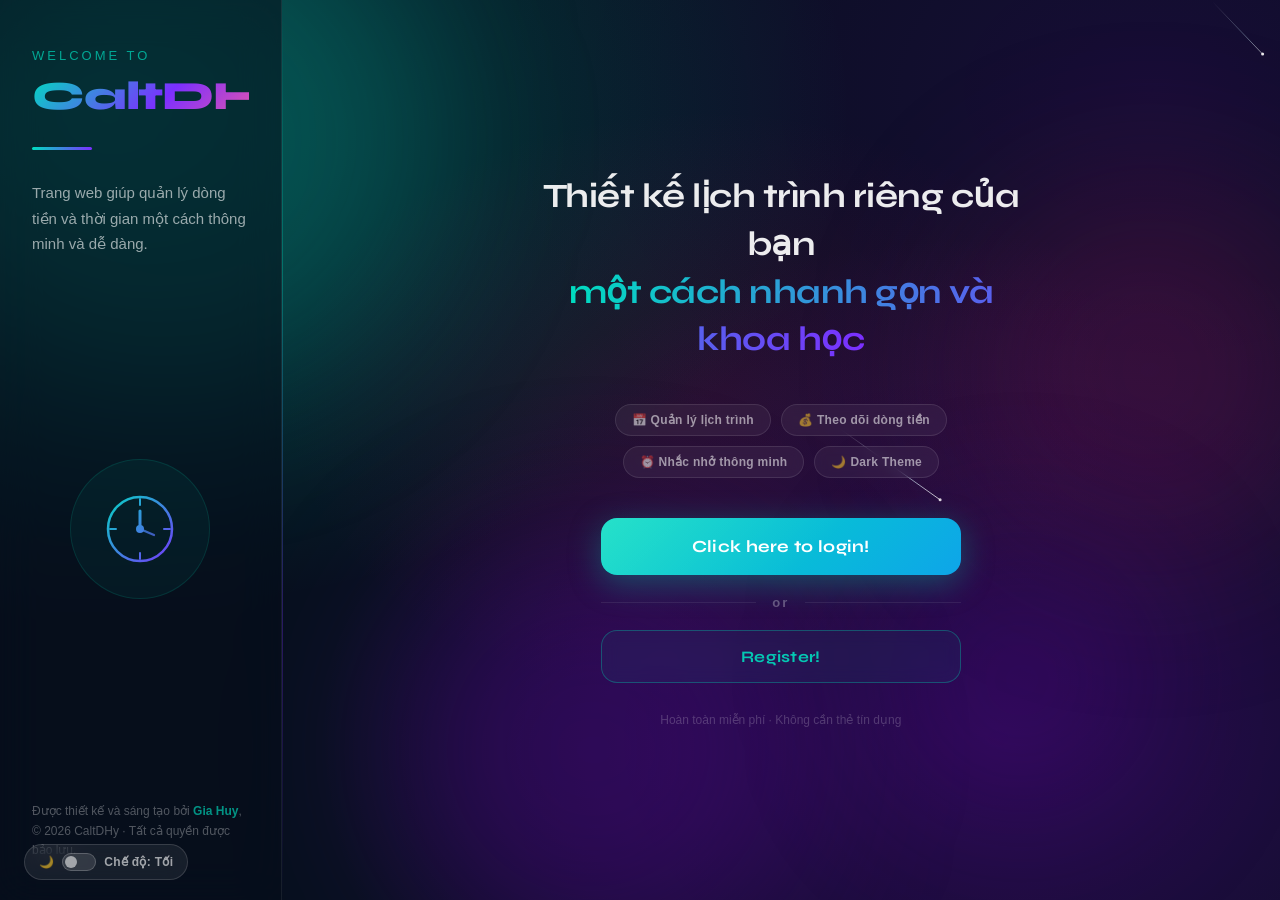
<file: welcome.html>
<!DOCTYPE html>
<html lang="vi">

<head>
    <meta charset="UTF-8" />
    <meta name="viewport" content="width=device-width, initial-scale=1.0" />
    <title>CaltDHy – Welcome</title>
    <meta name="description" content="CaltDHy – Trang web giúp quản lý dòng tiền và thời gian thông minh." />
    <link rel="preconnect" href="https://fonts.googleapis.com" />
    <link rel="preconnect" href="https://fonts.gstatic.com" crossorigin />
    <link
        href="https://fonts.googleapis.com/css2?family=Be+Vietnam+Pro:ital,wght@0,300;0,400;0,500;0,600;0,700;0,800;1,400&family=Syne:wght@700;800&display=swap"
        rel="stylesheet" />
    <style>
        /* ============================================================
           RESET & BASE
        ============================================================ */
        *,
        *::before,
        *::after {
            box-sizing: border-box;
            margin: 0;
            padding: 0;
        }

        html {
            height: 100%;
            scroll-behavior: smooth;
        }

        body {
            font-family: 'Inter', -apple-system, BlinkMacSystemFont, sans-serif;
            min-height: 100vh;
            overflow: hidden;
        }

        /* ============================================================
           FULL-PAGE WRAPPER – controls fade-out on navigate
        ============================================================ */
        #welcome-page {
            display: flex;
            min-height: 100vh;
            transition: opacity 0.55s ease, transform 0.55s ease;
        }

        #welcome-page.fade-out {
            opacity: 0;
            transform: scale(1.03);
            pointer-events: none;
        }

        /* ============================================================
           FLOATING ORBS – shared decorative background
        ============================================================ */
        .orb {
            position: fixed;
            border-radius: 50%;
            filter: blur(80px);
            pointer-events: none;
            z-index: 0;
            animation: drift 12s ease-in-out infinite alternate;
        }

        .orb-1 {
            width: 520px;
            height: 520px;
            background: rgba(0, 200, 170, 0.18);
            top: -120px;
            left: -80px;
            animation-duration: 14s;
        }

        .orb-2 {
            width: 420px;
            height: 420px;
            background: rgba(110, 0, 180, 0.28);
            bottom: -60px;
            left: 30%;
            animation-duration: 17s;
            animation-delay: -4s;
        }

        .orb-3 {
            width: 380px;
            height: 380px;
            background: rgba(170, 20, 90, 0.22);
            top: 20%;
            right: -60px;
            animation-duration: 11s;
            animation-delay: -7s;
        }

        .orb-4 {
            width: 260px;
            height: 260px;
            background: rgba(80, 0, 140, 0.25);
            bottom: 10%;
            right: 10%;
            animation-duration: 16s;
            animation-delay: -2s;
        }

        @keyframes drift {
            0% {
                transform: translate(0, 0) scale(1);
            }

            50% {
                transform: translate(28px, -22px) scale(1.06);
            }

            100% {
                transform: translate(-18px, 18px) scale(0.95);
            }
        }

        /* ============================================================
           STAR FIELD
        ============================================================ */
        body {
            background:
                radial-gradient(ellipse at 8% 12%, rgba(0, 200, 170, 0.28) 0%, transparent 45%),
                radial-gradient(ellipse at 78% 82%, rgba(110, 0, 180, 0.35) 0%, transparent 48%),
                radial-gradient(ellipse at 55% 45%, rgba(170, 20, 90, 0.18) 0%, transparent 42%),
                radial-gradient(ellipse at 90% 10%, rgba(80, 0, 140, 0.22) 0%, transparent 40%),
                #07101e;
        }

        /* ============================================================
           LEFT SIDEBAR – Brand info
        ============================================================ */
        .wl-left {
            position: relative;
            z-index: 1;
            width: 22%;
            min-width: 260px;
            padding: 48px 32px 40px;
            display: flex;
            flex-direction: column;
            justify-content: space-between;
            border-right: 1px solid rgba(255, 255, 255, 0.07);
            background: rgba(6, 13, 26, 0.55);
            backdrop-filter: blur(20px);
            -webkit-backdrop-filter: blur(20px);
        }

        /* Top: brand block */
        .brand-block {
            display: flex;
            flex-direction: column;
            gap: 6px;
        }

        .welcome-to-label {
            font-family: 'Inter', sans-serif;
            font-size: 13px;
            font-weight: 500;
            letter-spacing: 3px;
            text-transform: uppercase;
            color: rgba(0, 220, 190, 0.7);
        }

        .brand-name-large {
            font-family: 'Syne', sans-serif;
            font-size: clamp(28px, 3.2vw, 40px);
            font-weight: 800;
            line-height: 1.05;
            letter-spacing: -1px;
            white-space: nowrap;
            overflow: visible;
            background: linear-gradient(135deg, #00dcc0 0%, #7b2fff 60%, #e054b0 100%);
            -webkit-background-clip: text;
            -webkit-text-fill-color: transparent;
            background-clip: text;
            margin-top: 6px;
            animation: brandFloat 5s ease-in-out infinite;
        }

        @keyframes brandFloat {

            0%,
            100% {
                transform: translateY(0);
            }

            50% {
                transform: translateY(-6px);
            }
        }

        /* Divider line */
        .brand-divider {
            width: 60px;
            height: 3px;
            margin-top: 24px;
            border-radius: 2px;
            background: linear-gradient(90deg, #00dcc0, #7b2fff);
        }

        /* Tagline */
        .brand-tagline-text {
            margin-top: 24px;
            font-size: 15px;
            line-height: 1.7;
            color: rgba(255, 255, 255, 0.6);
            max-width: 280px;
        }

        /* Middle: decorative clock icon */
        .left-deco {
            display: flex;
            align-items: center;
            justify-content: center;
            flex: 1;
        }

        .deco-svg-wrap {
            width: 140px;
            height: 140px;
            border-radius: 50%;
            background: rgba(0, 200, 170, 0.06);
            border: 1px solid rgba(0, 200, 170, 0.15);
            display: flex;
            align-items: center;
            justify-content: center;
            animation: rotateSlow 30s linear infinite;
        }

        @keyframes rotateSlow {
            to {
                transform: rotate(360deg);
            }
        }

        .deco-svg-wrap svg {
            animation: rotateSlow 30s linear infinite reverse;
        }

        /* Bottom: credit */
        .brand-credit {
            font-size: 12px;
            color: rgba(255, 255, 255, 0.3);
            line-height: 1.6;
        }

        .brand-credit strong {
            color: rgba(0, 220, 190, 0.65);
            font-weight: 600;
        }

        /* ============================================================
           RIGHT PANEL – Action area
        ============================================================ */
        .wl-right {
            position: relative;
            z-index: 1;
            flex: 1;
            display: flex;
            flex-direction: column;
            align-items: center;
            justify-content: center;
            padding: 60px 48px;
            gap: 0;
        }

        /* Right inner content box */
        .right-content {
            max-width: 520px;
            width: 100%;
            display: flex;
            flex-direction: column;
            align-items: center;
            gap: 40px;
        }

        /* Main headline */
        .right-headline {
            font-family: 'Syne', sans-serif;
            font-size: clamp(22px, 3vw, 34px);
            font-weight: 700;
            color: rgba(255, 255, 255, 0.92);
            text-align: center;
            line-height: 1.4;
            letter-spacing: -0.5px;
        }

        .right-headline em {
            font-style: normal;
            background: linear-gradient(90deg, #00dcc0, #7b2fff);
            -webkit-background-clip: text;
            -webkit-text-fill-color: transparent;
            background-clip: text;
        }

        /* Cards strip – decorative mini feature list */
        .feature-pills {
            display: flex;
            gap: 10px;
            flex-wrap: wrap;
            justify-content: center;
        }

        .pill {
            padding: 8px 16px;
            border-radius: 20px;
            font-size: 12px;
            font-weight: 600;
            letter-spacing: 0.3px;
            background: rgba(255, 255, 255, 0.05);
            border: 1px solid rgba(255, 255, 255, 0.1);
            color: rgba(255, 255, 255, 0.55);
            backdrop-filter: blur(6px);
        }

        /* Buttons area */
        .btn-group {
            display: flex;
            flex-direction: column;
            align-items: center;
            width: 100%;
            max-width: 360px;
            gap: 0;
        }

        /* LOGIN button */
        .btn-login {
            width: 100%;
            padding: 18px 32px;
            border: none;
            border-radius: 16px;
            font-size: 17px;
            font-weight: 700;
            font-family: 'Syne', sans-serif;
            letter-spacing: 0.3px;
            cursor: pointer;
            background: linear-gradient(135deg, #00dcc0 0%, #0ea5e9 50%, #7b2fff 100%);
            background-size: 200% 200%;
            color: #fff;
            box-shadow: 0 8px 32px rgba(0, 200, 170, 0.35);
            transition: all 0.3s ease;
            position: relative;
            overflow: hidden;
            animation: gradShift 5s ease infinite;
        }

        @keyframes gradShift {
            0% {
                background-position: 0% 50%;
            }

            50% {
                background-position: 100% 50%;
            }

            100% {
                background-position: 0% 50%;
            }
        }

        .btn-login::before {
            content: '';
            position: absolute;
            inset: 0;
            background: linear-gradient(135deg, rgba(255, 255, 255, 0.15) 0%, transparent 60%);
            border-radius: inherit;
        }

        .btn-login:hover {
            transform: translateY(-3px) scale(1.02);
            box-shadow: 0 16px 48px rgba(0, 200, 170, 0.45);
        }

        .btn-login:active {
            transform: translateY(0) scale(1);
        }

        /* OR divider */
        .or-separator {
            display: flex;
            align-items: center;
            gap: 16px;
            width: 100%;
            margin: 20px 0;
            color: rgba(255, 255, 255, 0.3);
            font-size: 13px;
            font-weight: 600;
            letter-spacing: 2px;
        }

        .or-separator::before,
        .or-separator::after {
            content: '';
            flex: 1;
            height: 1px;
            background: rgba(255, 255, 255, 0.08);
        }

        /* REGISTER button */
        .btn-register {
            width: 100%;
            padding: 16px 32px;
            border: 1.5px solid rgba(0, 200, 170, 0.35);
            border-radius: 16px;
            font-size: 16px;
            font-weight: 700;
            font-family: 'Syne', sans-serif;
            letter-spacing: 0.3px;
            cursor: pointer;
            background: rgba(0, 200, 170, 0.06);
            color: rgba(0, 220, 190, 0.9);
            backdrop-filter: blur(8px);
            transition: all 0.3s ease;
            position: relative;
            overflow: hidden;
        }

        .btn-register:hover {
            background: rgba(0, 200, 170, 0.15);
            border-color: rgba(0, 220, 190, 0.7);
            color: #fff;
            transform: translateY(-2px);
            box-shadow: 0 8px 24px rgba(0, 200, 170, 0.2);
        }

        .btn-register:active {
            transform: translateY(0);
        }

        /* Bottom note */
        .right-note {
            font-size: 12px;
            color: rgba(255, 255, 255, 0.2);
            text-align: center;
            margin-top: -10px;
        }

        /* ============================================================
           VERTICAL SEPARATOR LINE (decorative)
        ============================================================ */
        .v-sep {
            position: absolute;
            top: 0;
            left: 22%;
            width: 1px;
            height: 100%;
            background: linear-gradient(to bottom, transparent 0%, rgba(0, 220, 190, 0.3) 30%, rgba(123, 47, 255, 0.3) 70%, transparent 100%);
            z-index: 2;
            pointer-events: none;
        }

        /* ============================================================
           RESPONSIVE
        ============================================================ */
        @media (max-width: 768px) {
            #welcome-page {
                flex-direction: column;
                overflow-y: auto;
            }

            body {
                overflow: auto;
            }

            .wl-left {
                width: 100%;
                min-width: unset;
                padding: 40px 28px 32px;
                border-right: none;
                border-bottom: 1px solid rgba(255, 255, 255, 0.07);
            }

            .left-deco {
                display: none;
            }

            .wl-right {
                padding: 40px 28px;
            }

            .v-sep {
                display: none;
            }
        }
    </style>
    <link rel="manifest" href="manifest.json">

</head>

<body>

    <!-- Shooting stars canvas -->
    <canvas id="shootingStarsCanvas"
        style="position:fixed;inset:0;pointer-events:none;z-index:0;width:100%;height:100%;"></canvas>

    <!-- Color mode toggle (bottom-left) -->
    <button class="color-mode-toggle" id="colorModeToggle" onclick="toggleColorMode()" title="Chuyển chế độ màu"
        style="position:fixed;bottom:20px;left:24px;z-index:200;display:flex;align-items:center;gap:8px;padding:8px 14px;border-radius:24px;background:rgba(255,255,255,0.07);border:1px solid rgba(255,255,255,0.14);backdrop-filter:blur(12px);cursor:pointer;font-family:inherit;font-size:12px;font-weight:600;color:rgba(255,255,255,0.6);transition:all 0.25s ease;letter-spacing:0.3px;">
        <span id="modeIcon">🌙</span>
        <div
            style="width:34px;height:18px;border-radius:9px;background:rgba(255,255,255,0.12);border:1px solid rgba(255,255,255,0.2);position:relative;">
            <div id="toggleThumb"
                style="width:12px;height:12px;border-radius:50%;background:rgba(255,255,255,0.55);position:absolute;top:2px;left:2px;transition:transform 0.25s,background 0.25s;">
            </div>
        </div>
        <span id="modeLabel">Chế độ: Tối</span>
    </button>

    <!-- Floating orbs -->
    <div class="orb orb-1"></div>
    <div class="orb orb-2"></div>
    <div class="orb orb-3"></div>
    <div class="orb orb-4"></div>

    <!-- Vertical decorative separator -->
    <div class="v-sep"></div>

    <!-- ====== WELCOME PAGE ====== -->
    <div id="welcome-page">

        <!-- ── LEFT: Sidebar / Brand info ── -->
        <aside class="wl-left">

            <!-- Top: brand -->
            <div class="brand-block">
                <span class="welcome-to-label">welcome to</span>
                <h1 class="brand-name-large">CaltDHy</h1>
                <div class="brand-divider"></div>
                <p class="brand-tagline-text">
                    Trang web giúp quản lý dòng tiền và thời gian một cách thông minh và dễ dàng.
                </p>
            </div>

            <!-- Middle: decorative SVG clock -->
            <div class="left-deco">
                <div class="deco-svg-wrap">
                    <svg width="72" height="72" viewBox="0 0 72 72" fill="none" xmlns="http://www.w3.org/2000/svg">
                        <defs>
                            <linearGradient id="wlg1" x1="0" y1="0" x2="72" y2="72" gradientUnits="userSpaceOnUse">
                                <stop offset="0%" stop-color="#00dcc0" />
                                <stop offset="100%" stop-color="#7b2fff" />
                            </linearGradient>
                        </defs>
                        <!-- Outer ring -->
                        <circle cx="36" cy="36" r="32" stroke="url(#wlg1)" stroke-width="2.5" fill="none" />
                        <!-- Hour ticks -->
                        <line x1="36" y1="6" x2="36" y2="12" stroke="url(#wlg1)" stroke-width="2"
                            stroke-linecap="round" />
                        <line x1="36" y1="60" x2="36" y2="66" stroke="url(#wlg1)" stroke-width="2"
                            stroke-linecap="round" />
                        <line x1="6" y1="36" x2="12" y2="36" stroke="url(#wlg1)" stroke-width="2"
                            stroke-linecap="round" />
                        <line x1="60" y1="36" x2="66" y2="36" stroke="url(#wlg1)" stroke-width="2"
                            stroke-linecap="round" />
                        <!-- Hour hand -->
                        <line x1="36" y1="36" x2="36" y2="18" stroke="url(#wlg1)" stroke-width="3"
                            stroke-linecap="round" />
                        <!-- Minute hand -->
                        <line x1="36" y1="36" x2="50" y2="42" stroke="url(#wlg1)" stroke-width="2.2"
                            stroke-linecap="round" opacity="0.8" />
                        <!-- Center dot -->
                        <circle cx="36" cy="36" r="4" fill="url(#wlg1)" />
                    </svg>
                </div>
            </div>

            <!-- Bottom: credit -->
            <p class="brand-credit">
                Được thiết kế và sáng tạo bởi <strong>Gia Huy</strong>,<br />
                © 2026 CaltDHy · Tất cả quyền được bảo lưu.
            </p>

        </aside>

        <!-- ── RIGHT: Action area ── -->
        <main class="wl-right">

            <div class="right-content">

                <!-- Main headline -->
                <h2 class="right-headline">
                    Thiết kế lịch trình riêng của bạn<br />
                    <em>một cách nhanh gọn và khoa học</em>
                </h2>

                <!-- Feature pills -->
                <div class="feature-pills">
                    <span class="pill">📅 Quản lý lịch trình</span>
                    <span class="pill">💰 Theo dõi dòng tiền</span>
                    <span class="pill">⏰ Nhắc nhở thông minh</span>
                    <span class="pill">🌙 Dark Theme</span>
                </div>

                <!-- CTA buttons -->
                <div class="btn-group">
                    <button class="btn-login" id="loginBtn" onclick="goToLogin()">
                        Click here to login!
                    </button>

                    <div class="or-separator">or</div>

                    <button class="btn-register" onclick="goToRegister()">
                        Register!
                    </button>
                </div>

                <p class="right-note">Hoàn toàn miễn phí · Không cần thẻ tín dụng</p>

            </div>

        </main>

    </div><!-- /#welcome-page -->

    <script>
        /* ============================================================
           Navigation with fade-out transition
        ============================================================ */
        function navigateTo(url) {
            const page = document.getElementById('welcome-page');
            page.classList.add('fade-out');
            setTimeout(() => {
                window.location.href = url;
            }, 580); // matches CSS transition duration
        }

        function goToLogin() {
            // Truyền force=true để auth.js không tự động redirect khi đã có token
            navigateTo('index.html?force=true');
        }

        function goToRegister() {
            // Open index.html and let auth.js handle pre-selecting the register tab
            navigateTo('index.html?tab=register&force=true');
        }

        /* ============================================================
           Pre-select tab on index.html if ?tab= param is passed
           (handled in auth.js / on index.html load – see note below)
        ============================================================ */

        /* Entrance animation – page fades in on load */
        window.addEventListener('load', () => {
            const page = document.getElementById('welcome-page');
            page.style.opacity = '0';
            page.style.transform = 'scale(0.98)';
            page.style.transition = 'opacity 0.6s ease, transform 0.6s ease';
            requestAnimationFrame(() => {
                requestAnimationFrame(() => {
                    page.style.opacity = '1';
                    page.style.transform = 'scale(1)';
                });
            });
        });

        /* ── SHOOTING STARS ── */
        (function () {
            const canvas = document.getElementById('shootingStarsCanvas');
            const ctx = canvas.getContext('2d');
            let stars = [];

            function resize() {
                canvas.width = window.innerWidth;
                canvas.height = window.innerHeight;
            }
            window.addEventListener('resize', resize);
            resize();

            function randomBetween(a, b) { return a + Math.random() * (b - a); }

            function spawnStar() {
                const startX = randomBetween(0, canvas.width);
                const startY = randomBetween(0, canvas.height * 0.6);
                const length = randomBetween(90, 210);
                const angle = randomBetween(28, 52) * Math.PI / 180;
                const speed = randomBetween(260, 500);
                const life = length / speed;
                return {
                    x: startX, y: startY, length, angle, speed, life, age: 0,
                    tailX: Math.cos(angle), tailY: Math.sin(angle)
                };
            }

            let lastTime = null;

            function loop(ts) {
                if (!lastTime) lastTime = ts;
                const dt = Math.min((ts - lastTime) / 1000, 0.05);
                lastTime = ts;
                ctx.clearRect(0, 0, canvas.width, canvas.height);
                if (Math.random() < dt * 1.6) stars.push(spawnStar());
                stars = stars.filter(s => s.age < s.life);
                stars.forEach(s => {
                    s.age += dt;
                    const progress = s.age / s.life;
                    const alpha = Math.sin(progress * Math.PI);
                    const traveled = s.speed * s.age;
                    const headX = s.x + s.tailX * traveled;
                    const headY = s.y + s.tailY * traveled;
                    const tailX = headX - s.tailX * s.length * (1 - progress * 0.4);
                    const tailY = headY - s.tailY * s.length * (1 - progress * 0.4);
                    const grad = ctx.createLinearGradient(tailX, tailY, headX, headY);
                    grad.addColorStop(0, 'rgba(255,255,255,0)');
                    grad.addColorStop(0.6, `rgba(200,240,255,${alpha * 0.5})`);
                    grad.addColorStop(1, `rgba(255,255,255,${alpha * 0.88})`);
                    ctx.beginPath();
                    ctx.moveTo(tailX, tailY);
                    ctx.lineTo(headX, headY);
                    ctx.strokeStyle = grad;
                    ctx.lineWidth = randomBetween(0.5, 1.4);
                    ctx.stroke();
                    ctx.beginPath();
                    ctx.arc(headX, headY, 1.5, 0, Math.PI * 2);
                    ctx.fillStyle = `rgba(255,255,255,${alpha * 0.9})`;
                    ctx.fill();
                });
                requestAnimationFrame(loop);
            }
            requestAnimationFrame(loop);
        })();

        /* ── COLOR MODE TOGGLE ── */
        function toggleColorMode() {
            const body = document.body;
            const isLight = body.classList.toggle('light-mode');
            document.getElementById('modeIcon').textContent = isLight ? '☀️' : '🌙';
            document.getElementById('modeLabel').textContent = isLight ? 'Chế độ: Sáng' : 'Chế độ: Tối';
            const thumb = document.getElementById('toggleThumb');
            if (isLight) { thumb.style.transform = 'translateX(16px)'; thumb.style.background = '#00dcc0'; }
            else { thumb.style.transform = 'translateX(0)'; thumb.style.background = 'rgba(255,255,255,0.55)'; }
            localStorage.setItem('caltdhy_theme', isLight ? 'light' : 'dark');
        }
        (function () {
            if (localStorage.getItem('caltdhy_theme') === 'light') {
                document.body.classList.add('light-mode');
                document.getElementById('modeIcon').textContent = '☀️';
                document.getElementById('modeLabel').textContent = 'Chế độ: Sáng';
                const thumb = document.getElementById('toggleThumb');
                thumb.style.transform = 'translateX(16px)';
                thumb.style.background = '#00dcc0';
            }
        })();
    </script>
    <script>
        if ('serviceWorker' in navigator) {
            navigator.serviceWorker.register('sw.js');
        }
    </script>


</body>

</html>
</file>
<file: style.css>
/* =============================================
   CSS Variables – Facebook Color System
   ============================================= */
:root {
  --fb-blue: #1877F2;
  --fb-blue-dark: #166fe5;
  --fb-blue-light: #e7f0fd;
  --fb-green: #42b72a;
  --fb-green-dark: #36a420;
  --fb-white: #ffffff;
  --fb-bg: #f0f2f5;
  --fb-card: #ffffff;
  --fb-border: #dddfe2;
  --fb-text-primary: #1c1e21;
  --fb-text-secondary: #606770;
  --fb-text-muted: #8a8d91;
  --fb-red: #e74c3c;
  --fb-red-dark: #c0392b;
  --shadow-sm: 0 1px 3px rgba(0, 0, 0, 0.08);
  --shadow-md: 0 2px 12px rgba(0, 0, 0, 0.12);
  --shadow-lg: 0 8px 32px rgba(0, 0, 0, 0.16);
  --radius-sm: 6px;
  --radius-md: 8px;
  --radius-lg: 12px;
  --radius-xl: 16px;
  --transition: all 0.2s ease;
}

/* =============================================
   Reset & Base
   ============================================= */
*,
*::before,
*::after {
  box-sizing: border-box;
  margin: 0;
  padding: 0;
}

html {
  scroll-behavior: smooth;
}

body {
  font-family: 'Inter', -apple-system, BlinkMacSystemFont, 'Segoe UI', sans-serif;
  background: var(--fb-bg);
  color: var(--fb-text-primary);
  font-size: 15px;
  line-height: 1.5;
}

/* =============================================
   AUTH PAGE LAYOUT
   ============================================= */
/* === SPACE AURORA BACKGROUND === */
.auth-body {
  min-height: 100vh;
  background:
    radial-gradient(ellipse at 8% 12%, rgba(0, 200, 170, 0.38) 0%, transparent 45%),
    radial-gradient(ellipse at 75% 80%, rgba(110, 0, 180, 0.45) 0%, transparent 48%),
    radial-gradient(ellipse at 55% 45%, rgba(170, 20, 90, 0.28) 0%, transparent 42%),
    radial-gradient(ellipse at 20% 75%, rgba(0, 140, 180, 0.22) 0%, transparent 38%),
    radial-gradient(ellipse at 90% 10%, rgba(80, 0, 140, 0.30) 0%, transparent 40%),
    #060d1a;
  position: relative;
  overflow: hidden;
}

/* Hiệu ứng sao nhấp nháy */
.auth-body::before,
.auth-body::after {
  content: '';
  position: fixed;
  inset: 0;
  pointer-events: none;
  z-index: 0;
}

.auth-body::before {
  background-image:
    radial-gradient(1px 1px at 15% 8%, rgba(255, 255, 255, 0.8) 0%, transparent 100%),
    radial-gradient(1px 1px at 42% 3%, rgba(255, 255, 255, 0.6) 0%, transparent 100%),
    radial-gradient(1px 1px at 68% 18%, rgba(255, 255, 255, 0.7) 0%, transparent 100%),
    radial-gradient(1px 1px at 85% 5%, rgba(255, 255, 255, 0.5) 0%, transparent 100%),
    radial-gradient(1px 1px at 7% 32%, rgba(255, 255, 255, 0.6) 0%, transparent 100%),
    radial-gradient(1px 1px at 93% 42%, rgba(255, 255, 255, 0.7) 0%, transparent 100%),
    radial-gradient(1px 1px at 28% 55%, rgba(255, 255, 255, 0.5) 0%, transparent 100%),
    radial-gradient(1px 1px at 60% 72%, rgba(255, 255, 255, 0.6) 0%, transparent 100%),
    radial-gradient(1px 1px at 78% 60%, rgba(255, 255, 255, 0.4) 0%, transparent 100%),
    radial-gradient(1px 1px at 35% 88%, rgba(255, 255, 255, 0.5) 0%, transparent 100%),
    radial-gradient(1px 1px at 50% 25%, rgba(255, 255, 255, 0.6) 0%, transparent 100%),
    radial-gradient(1px 1px at 12% 65%, rgba(255, 255, 255, 0.4) 0%, transparent 100%),
    radial-gradient(1px 1px at 88% 78%, rgba(255, 255, 255, 0.5) 0%, transparent 100%),
    radial-gradient(1px 1px at 22% 20%, rgba(255, 255, 255, 0.7) 0%, transparent 100%),
    radial-gradient(1px 1px at 70% 92%, rgba(255, 255, 255, 0.4) 0%, transparent 100%);
  animation: starTwinkle 4s ease-in-out infinite alternate;
}

.auth-body::after {
  background-image:
    radial-gradient(1px 1px at 55% 15%, rgba(255, 255, 255, 0.5) 0%, transparent 100%),
    radial-gradient(1px 1px at 30% 45%, rgba(255, 255, 255, 0.6) 0%, transparent 100%),
    radial-gradient(1px 1px at 80% 30%, rgba(255, 255, 255, 0.4) 0%, transparent 100%),
    radial-gradient(1px 1px at 5% 80%, rgba(255, 255, 255, 0.6) 0%, transparent 100%),
    radial-gradient(1px 1px at 95% 60%, rgba(255, 255, 255, 0.5) 0%, transparent 100%);
  animation: starTwinkle 6s ease-in-out infinite alternate-reverse;
}

@keyframes starTwinkle {
  0% {
    opacity: 0.4;
  }

  50% {
    opacity: 1;
  }

  100% {
    opacity: 0.6;
  }
}

.auth-page {
  display: flex;
  min-height: 100vh;
}

/* Left branding column */
.auth-brand {
  flex: 1;
  background: transparent;
  display: flex;
  align-items: center;
  justify-content: center;
  padding: 60px 40px;
  position: relative;
  overflow: hidden;
  z-index: 1;
}

.auth-brand::before {
  content: '';
  position: absolute;
  inset: 0;
  background: rgba(0, 0, 0, 0.15);
  backdrop-filter: blur(0px);
  pointer-events: none;
}

.brand-content {
  max-width: 400px;
  color: var(--fb-white);
  position: relative;
  z-index: 1;
}

.brand-logo {
  font-size: 72px;
  display: block;
  margin-bottom: 16px;
  animation: floatIcon 3s ease-in-out infinite;
}

@keyframes floatIcon {

  0%,
  100% {
    transform: translateY(0);
  }

  50% {
    transform: translateY(-10px);
  }
}

.brand-name {
  font-size: 42px;
  font-weight: 700;
  margin-bottom: 16px;
  letter-spacing: -0.5px;
}

.brand-tagline {
  font-size: 18px;
  opacity: 0.9;
  line-height: 1.6;
  font-weight: 400;
}

/* Right form column */
.auth-panel {
  width: 440px;
  display: flex;
  flex-direction: column;
  align-items: center;
  justify-content: center;
  padding: 40px 24px;
  background: rgba(6, 13, 26, 0.55);
  backdrop-filter: blur(16px);
  -webkit-backdrop-filter: blur(16px);
  border-left: 1px solid rgba(255, 255, 255, 0.08);
  position: relative;
  z-index: 1;
}

.auth-card {
  width: 100%;
  max-width: 396px;
  /* Dark gradient card to match CaltDHy brand */
  background: linear-gradient(145deg,
      rgba(0, 30, 40, 0.95) 0%,
      rgba(6, 16, 36, 0.96) 45%,
      rgba(20, 8, 48, 0.95) 100%);
  border: 1px solid rgba(0, 220, 190, 0.18);
  border-radius: var(--radius-xl);
  box-shadow:
    0 0 40px rgba(0, 200, 170, 0.12),
    0 20px 60px rgba(0, 0, 0, 0.55),
    inset 0 1px 0 rgba(255, 255, 255, 0.06);
  padding: 24px;
  backdrop-filter: blur(14px);
  -webkit-backdrop-filter: blur(14px);
  color: rgba(255, 255, 255, 0.88);
}

/* Light mode override */
body.light-mode .auth-card {
  background: #ffffff;
  border: 1px solid rgba(0, 0, 0, 0.08);
  box-shadow: var(--shadow-md);
  color: var(--fb-text-primary);
}

/* Auth tabs – dark card version */
.auth-tabs {
  display: flex;
  gap: 4px;
  background: rgba(255, 255, 255, 0.07);
  border-radius: var(--radius-md);
  padding: 4px;
  margin-bottom: 20px;
}

.tab-btn {
  flex: 1;
  padding: 10px 16px;
  border: none;
  background: transparent;
  border-radius: var(--radius-sm);
  font-size: 14px;
  font-weight: 600;
  color: rgba(255, 255, 255, 0.5);
  cursor: pointer;
  transition: var(--transition);
  font-family: inherit;
}

.tab-btn.active {
  background: rgba(0, 220, 190, 0.18);
  color: rgba(0, 220, 190, 1);
  box-shadow: 0 0 12px rgba(0, 200, 170, 0.2);
}

.tab-btn:hover:not(.active) {
  color: rgba(255, 255, 255, 0.85);
  background: rgba(255, 255, 255, 0.06);
}

/* Light mode tab overrides */
body.light-mode .auth-tabs {
  background: var(--fb-bg);
}

body.light-mode .tab-btn {
  color: var(--fb-text-secondary);
}

body.light-mode .tab-btn.active {
  background: var(--fb-white);
  color: var(--fb-blue);
  box-shadow: var(--shadow-sm);
}

body.light-mode .tab-btn:hover:not(.active) {
  color: var(--fb-text-primary);
  background: transparent;
}

/* =============================================
   FORM ELEMENTS (shared)
   ============================================= */
.form-group {
  margin-bottom: 14px;
}

.form-label {
  display: block;
  font-size: 13px;
  font-weight: 600;
  color: var(--fb-text-secondary);
  margin-bottom: 6px;
}

.form-label .required {
  color: var(--fb-red);
}

.form-input {
  width: 100%;
  padding: 12px 14px;
  border: 1.5px solid var(--fb-border);
  border-radius: var(--radius-md);
  font-size: 15px;
  font-family: inherit;
  color: var(--fb-text-primary);
  background: var(--fb-white);
  transition: var(--transition);
  outline: none;
}

/* Dark card – override form inputs */
.auth-card .form-input {
  background: rgba(255, 255, 255, 0.07);
  border-color: rgba(255, 255, 255, 0.14);
  color: rgba(255, 255, 255, 0.9);
}

.auth-card .form-input::placeholder {
  color: rgba(255, 255, 255, 0.35);
}

.auth-card .form-input:focus {
  border-color: rgba(0, 220, 190, 0.7);
  box-shadow: 0 0 0 3px rgba(0, 200, 170, 0.14);
}

.auth-card .form-label {
  color: rgba(255, 255, 255, 0.55);
}

.auth-card .auth-divider {
  color: rgba(255, 255, 255, 0.35);
}

.auth-card .auth-divider::before,
.auth-card .auth-divider::after {
  background: rgba(255, 255, 255, 0.12);
}

.auth-card .btn-link {
  color: rgba(0, 220, 190, 0.85);
}

.auth-card .btn-link:hover {
  color: rgba(0, 220, 190, 1);
}

.auth-card .forgot-desc {
  color: rgba(255, 255, 255, 0.6);
}

/* Light mode reverts */
body.light-mode .auth-card .form-input {
  background: var(--fb-white);
  border-color: var(--fb-border);
  color: var(--fb-text-primary);
}

body.light-mode .auth-card .form-input::placeholder {
  color: var(--fb-text-muted);
}

body.light-mode .auth-card .form-input:focus {
  border-color: var(--fb-blue);
  box-shadow: 0 0 0 3px rgba(24, 119, 242, 0.15);
}

body.light-mode .auth-card .form-label {
  color: var(--fb-text-secondary);
}

body.light-mode .auth-card .auth-divider {
  color: var(--fb-text-muted);
}

body.light-mode .auth-card .btn-link {
  color: var(--fb-blue);
}

body.light-mode .auth-card .forgot-desc {
  color: var(--fb-text-secondary);
}

/* ── SHOOTING STARS CANVAS ── */
#shootingStarsCanvas {
  position: fixed;
  inset: 0;
  pointer-events: none;
  z-index: 0;
  width: 100%;
  height: 100%;
}

/* ── COLOR MODE TOGGLE ── */
.color-mode-toggle {
  position: fixed;
  bottom: 20px;
  left: 24px;
  z-index: 200;
  display: flex;
  align-items: center;
  gap: 8px;
  padding: 8px 14px;
  border-radius: 24px;
  background: rgba(255, 255, 255, 0.07);
  border: 1px solid rgba(255, 255, 255, 0.14);
  backdrop-filter: blur(12px);
  cursor: pointer;
  font-family: inherit;
  font-size: 12px;
  font-weight: 600;
  color: rgba(255, 255, 255, 0.6);
  transition: all 0.25s ease;
  letter-spacing: 0.3px;
}

.color-mode-toggle:hover {
  background: rgba(0, 200, 170, 0.12);
  border-color: rgba(0, 220, 190, 0.45);
  color: rgba(0, 220, 190, 1);
}

.color-mode-toggle .toggle-icon {
  font-size: 15px;
  line-height: 1;
}

.toggle-track {
  width: 34px;
  height: 18px;
  border-radius: 9px;
  background: rgba(255, 255, 255, 0.12);
  border: 1px solid rgba(255, 255, 255, 0.2);
  position: relative;
  transition: background 0.25s;
}

.toggle-thumb {
  width: 12px;
  height: 12px;
  border-radius: 50%;
  background: rgba(255, 255, 255, 0.55);
  position: absolute;
  top: 2px;
  left: 2px;
  transition: transform 0.25s, background 0.25s;
}

body.light-mode .toggle-track {
  background: rgba(0, 200, 170, 0.3);
  border-color: rgba(0, 220, 190, 0.5);
}

body.light-mode .toggle-thumb {
  background: #00dcc0;
  transform: translateX(16px);
}

body.light-mode .color-mode-toggle {
  color: rgba(0, 0, 0, 0.6);
  background: rgba(255, 255, 255, 0.7);
  border-color: rgba(0, 0, 0, 0.12);
}



.form-input:focus {
  border-color: var(--fb-blue);
  box-shadow: 0 0 0 3px rgba(24, 119, 242, 0.15);
}

.form-input::placeholder {
  color: var(--fb-text-muted);
}

.form-textarea {
  resize: vertical;
  min-height: 80px;
}

.form-row {
  display: grid;
  grid-template-columns: 1fr 1fr;
  gap: 12px;
}

.input-with-toggle {
  position: relative;
}

.input-with-toggle .form-input {
  padding-right: 44px;
}

.toggle-pass {
  position: absolute;
  right: 12px;
  top: 50%;
  transform: translateY(-50%);
  background: none;
  border: none;
  cursor: pointer;
  font-size: 16px;
  color: var(--fb-text-muted);
  padding: 0;
  line-height: 1;
  transition: var(--transition);
}

.toggle-pass:hover {
  color: var(--fb-text-primary);
}

/* =============================================
   BUTTONS
   ============================================= */
.btn-primary {
  background: var(--fb-blue);
  color: var(--fb-white);
  border: none;
  border-radius: var(--radius-md);
  padding: 12px 20px;
  font-size: 15px;
  font-weight: 600;
  font-family: inherit;
  cursor: pointer;
  transition: var(--transition);
  display: inline-flex;
  align-items: center;
  justify-content: center;
  gap: 6px;
}

.btn-primary:hover:not(:disabled) {
  background: var(--fb-blue-dark);
  transform: translateY(-1px);
  box-shadow: 0 4px 12px rgba(24, 119, 242, 0.3);
}

.btn-primary:active {
  transform: translateY(0);
}

.btn-primary:disabled {
  opacity: 0.7;
  cursor: not-allowed;
  transform: none;
}

.btn-secondary {
  background: var(--fb-bg);
  color: var(--fb-text-primary);
  border: 1.5px solid var(--fb-border);
  border-radius: var(--radius-md);
  padding: 10px 20px;
  font-size: 14px;
  font-weight: 600;
  font-family: inherit;
  cursor: pointer;
  transition: var(--transition);
}

.btn-secondary:hover {
  background: var(--fb-border);
}

.btn-danger {
  background: var(--fb-red);
  color: var(--fb-white);
  border: none;
  border-radius: var(--radius-md);
  padding: 10px 20px;
  font-size: 14px;
  font-weight: 600;
  font-family: inherit;
  cursor: pointer;
  transition: var(--transition);
}

.btn-danger:hover {
  background: var(--fb-red-dark);
  transform: translateY(-1px);
}

.btn-full {
  width: 100%;
}

.btn-link {
  background: none;
  border: none;
  color: var(--fb-blue);
  font-size: 14px;
  font-weight: 600;
  font-family: inherit;
  cursor: pointer;
  padding: 8px 0;
  display: block;
  width: 100%;
  text-align: center;
  transition: var(--transition);
}

.btn-link:hover {
  color: var(--fb-blue-dark);
  text-decoration: underline;
}

/* =============================================
   FORM MESSAGES
   ============================================= */
.form-message {
  padding: 10px 14px;
  border-radius: var(--radius-md);
  font-size: 13px;
  font-weight: 500;
  margin-bottom: 10px;
  animation: fadeIn 0.2s ease;
}

.form-message.error {
  background: #fef0ef;
  color: var(--fb-red);
  border: 1px solid #f5c6c2;
}

.form-message.success {
  background: #f0fef0;
  color: var(--fb-green);
  border: 1px solid #b7e5b4;
}

@keyframes fadeIn {
  from {
    opacity: 0;
    transform: translateY(-4px);
  }

  to {
    opacity: 1;
    transform: translateY(0);
  }
}

/* Auth misc */
.auth-divider {
  display: flex;
  align-items: center;
  gap: 12px;
  margin: 16px 0;
  color: var(--fb-text-muted);
  font-size: 13px;
}

.auth-divider::before,
.auth-divider::after {
  content: '';
  flex: 1;
  height: 1px;
  background: var(--fb-border);
}

.auth-footer {
  margin-top: 20px;
  font-size: 12px;
  color: rgba(255, 255, 255, 0.45);
  text-align: center;
}

.forgot-desc {
  font-size: 14px;
  color: var(--fb-text-secondary);
  margin-bottom: 16px;
  line-height: 1.5;
}

/* =============================================
   NAVBAR
   ============================================= */
.navbar {
  position: fixed;
  top: 0;
  left: 0;
  right: 0;
  height: 56px;
  background: rgba(6, 13, 26, 0.75);
  border-bottom: 1px solid rgba(255, 255, 255, 0.1);
  z-index: 1000;
  box-shadow: 0 1px 20px rgba(0, 0, 0, 0.4);
  backdrop-filter: blur(16px);
  -webkit-backdrop-filter: blur(16px);
}

.nav-container {
  max-width: 1400px;
  height: 100%;
  margin: 0 auto;
  padding: 0 20px;
  display: flex;
  align-items: center;
  justify-content: space-between;
  gap: 20px;
}

.nav-logo {
  display: flex;
  align-items: center;
  gap: 8px;
  text-decoration: none;
  flex-shrink: 0;
}

.logo-icon {
  font-size: 22px;
  display: flex;
  align-items: center;
  justify-content: center;
}

/* Logo SVG Calsoli */
.calsoli-logo-svg {
  width: 28px;
  height: 28px;
  flex-shrink: 0;
}

.logo-text {
  font-size: 18px;
  font-weight: 700;
  color: rgba(0, 220, 190, 1);
  letter-spacing: -0.3px;
}

.nav-center {
  display: flex;
  align-items: center;
  gap: 8px;
}

.nav-month-btn {
  width: 36px;
  height: 36px;
  border: none;
  background: rgba(255, 255, 255, 0.08);
  border-radius: 50%;
  cursor: pointer;
  font-size: 16px;
  color: rgba(255, 255, 255, 0.8);
  transition: var(--transition);
  display: flex;
  align-items: center;
  justify-content: center;
}

.nav-month-btn:hover {
  background: rgba(0, 210, 180, 0.2);
  color: rgba(0, 220, 190, 1);
}

.nav-month-title {
  font-size: 16px;
  font-weight: 700;
  color: rgba(255, 255, 255, 0.9);
  min-width: 160px;
  text-align: center;
}

.nav-today-btn {
  padding: 6px 14px;
  background: rgba(0, 200, 170, 0.18);
  color: rgba(0, 220, 190, 1);
  border: 1px solid rgba(0, 200, 170, 0.35);
  border-radius: 20px;
  font-size: 13px;
  font-weight: 600;
  font-family: inherit;
  cursor: pointer;
  transition: var(--transition);
}

.nav-today-btn:hover {
  background: rgba(0, 200, 170, 0.4);
  color: white;
}

.nav-right {
  display: flex;
  align-items: center;
  gap: 12px;
  flex-shrink: 0;
}

.nav-user {
  display: flex;
  align-items: center;
  gap: 8px;
}

.user-avatar {
  width: 36px;
  height: 36px;
  background: var(--fb-blue);
  color: white;
  border-radius: 50%;
  display: flex;
  align-items: center;
  justify-content: center;
  font-weight: 700;
  font-size: 14px;
}

.user-name {
  font-size: 14px;
  font-weight: 600;
  color: rgba(255, 255, 255, 0.85);
}

.nav-logout-btn {
  padding: 8px 16px;
  background: rgba(255, 255, 255, 0.06);
  border: 1.5px solid rgba(255, 255, 255, 0.15);
  border-radius: var(--radius-md);
  font-size: 13px;
  font-weight: 600;
  font-family: inherit;
  color: rgba(255, 255, 255, 0.65);
  cursor: pointer;
  transition: var(--transition);
}

.nav-logout-btn:hover {
  border-color: rgba(231, 76, 60, 0.7);
  color: rgba(231, 76, 60, 0.9);
  background: rgba(231, 76, 60, 0.1);
}

/* =============================================
   CALENDAR LAYOUT
   ============================================= */
.dashboard-body {
  min-height: 100vh;
  background:
    radial-gradient(ellipse at 8% 12%, rgba(0, 200, 170, 0.28) 0%, transparent 45%),
    radial-gradient(ellipse at 78% 82%, rgba(110, 0, 180, 0.35) 0%, transparent 48%),
    radial-gradient(ellipse at 55% 45%, rgba(170, 20, 90, 0.18) 0%, transparent 42%),
    radial-gradient(ellipse at 90% 10%, rgba(80, 0, 140, 0.22) 0%, transparent 40%),
    #07101e;
  position: relative;
}

.calendar-main {
  padding-top: 72px;
  padding-bottom: 24px;
  min-height: 100vh;
}

.calendar-loading {
  display: flex;
  flex-direction: column;
  align-items: center;
  justify-content: center;
  height: calc(100vh - 100px);
  gap: 16px;
  color: rgba(255, 255, 255, 0.6);
  font-size: 15px;
}

.loading-spinner {
  width: 40px;
  height: 40px;
  border: 3px solid var(--fb-border);
  border-top-color: var(--fb-blue);
  border-radius: 50%;
  animation: spin 0.8s linear infinite;
}

@keyframes spin {
  to {
    transform: rotate(360deg);
  }
}

.calendar-wrapper {
  max-width: 1400px;
  margin: 0 auto;
  padding: 0 16px;
}

/* Days of week header */
.calendar-header-row {
  display: grid;
  grid-template-columns: repeat(7, 1fr);
  gap: 4px;
  margin-bottom: 4px;
}

.day-header {
  text-align: center;
  padding: 10px 0;
  font-size: 13px;
  font-weight: 700;
  color: rgba(255, 255, 255, 0.55);
  letter-spacing: 0.5px;
  text-transform: uppercase;
}

.day-header:first-child {
  color: rgba(231, 76, 60, 0.85);
}

/* Chủ nhật */
.day-header:last-child {
  color: rgba(100, 180, 255, 0.85);
}

/* Thứ 7 */

/* Calendar grid */
.calendar-grid {
  display: grid;
  grid-template-columns: repeat(7, 1fr);
  gap: 4px;
}

/* Day cell */
.day-cell {
  background: rgba(255, 255, 255, 0.06);
  border: 1px solid rgba(255, 255, 255, 0.1);
  border-radius: var(--radius-md);
  min-height: 130px;
  padding: 8px;
  display: flex;
  flex-direction: column;
  gap: 4px;
  transition: var(--transition);
  position: relative;
  backdrop-filter: blur(6px);
  -webkit-backdrop-filter: blur(6px);
}

.day-cell:hover {
  border-color: rgba(0, 200, 170, 0.5);
  background: rgba(255, 255, 255, 0.1);
  box-shadow: 0 0 16px rgba(0, 200, 170, 0.12);
}

/* Ngày đã qua – mờ và tối hơn rõ rệt */
.day-cell.past-day {
  background: rgba(255, 255, 255, 0.015) !important;
  border-color: rgba(255, 255, 255, 0.05) !important;
  opacity: 0.45;
}

.day-cell.past-day:hover {
  opacity: 0.65;
  border-color: rgba(255, 255, 255, 0.12) !important;
  box-shadow: none;
}

.day-cell.other-month {
  background: rgba(255, 255, 255, 0.02);
  border-color: rgba(255, 255, 255, 0.05);
  opacity: 0.55;
}

.day-cell.today {
  border-color: rgba(0, 210, 180, 0.8);
  background: rgba(0, 200, 170, 0.12);
  box-shadow: 0 0 20px rgba(0, 200, 170, 0.18);
}

.day-number-row {
  display: flex;
  align-items: center;
  justify-content: space-between;
}

.day-number {
  font-size: 14px;
  font-weight: 600;
  color: rgba(255, 255, 255, 0.85);
  width: 28px;
  height: 28px;
  display: flex;
  align-items: center;
  justify-content: center;
  border-radius: 50%;
}

.day-cell.today .day-number {
  background: rgba(0, 210, 180, 0.9);
  color: #060d1a;
  font-weight: 700;
}

.day-cell.other-month .day-number {
  color: rgba(255, 255, 255, 0.3);
}

/* Sunday / Saturday colors */
.day-cell.sunday .day-number {
  color: rgba(231, 76, 60, 0.9);
}

.day-cell.saturday .day-number {
  color: rgba(100, 180, 255, 0.9);
}

.day-cell.today .day-number {
  color: #060d1a;
}

/* Add event button */
.add-event-btn {
  width: 24px;
  height: 24px;
  background: none;
  border: 1.5px solid transparent;
  border-radius: 50%;
  cursor: pointer;
  font-size: 16px;
  color: var(--fb-text-muted);
  display: flex;
  align-items: center;
  justify-content: center;
  transition: var(--transition);
  line-height: 1;
  flex-shrink: 0;
  font-family: inherit;
  font-weight: 400;
}

.add-event-btn:hover {
  background: var(--fb-blue);
  border-color: var(--fb-blue);
  color: white;
  transform: rotate(90deg);
}

/* Copy event button (shown below +) */
.copy-event-btn {
  width: 20px;
  height: 20px;
  background: none;
  border: 1.5px solid transparent;
  border-radius: 50%;
  cursor: pointer;
  color: rgba(255, 255, 255, 0.25);
  display: flex;
  align-items: center;
  justify-content: center;
  transition: all 0.2s ease;
  padding: 0;
  flex-shrink: 0;
  opacity: 0;
}

.day-cell:hover .copy-event-btn {
  opacity: 1;
}

.copy-event-btn:hover {
  background: rgba(0, 210, 180, 0.15);
  border-color: rgba(0, 210, 180, 0.5);
  color: rgba(0, 220, 190, 0.9);
  transform: scale(1.15);
}

/* Copy modal specific overrides */
.copy-modal-card {
  max-width: 420px !important;
}

.copy-modal-desc {
  font-size: 14px;
  color: rgba(255, 255, 255, 0.65);
  line-height: 1.6;
}

.copy-target-info {
  font-size: 12px;
  font-weight: 600;
  color: rgba(0, 220, 190, 0.8);
  background: rgba(0, 200, 170, 0.08);
  border: 1px solid rgba(0, 220, 190, 0.2);
  border-radius: 8px;
  padding: 8px 12px;
}

.copy-modal-note {
  font-size: 12px;
  color: rgba(255, 255, 255, 0.38);
  line-height: 1.5;
}

/* Gradient CTA for copy confirm button */
.copy-modal-card .btn-primary {
  background: linear-gradient(135deg, #00dcc0 0%, #0ea5e9 50%, #7b2fff 100%);
  background-size: 200% 200%;
  animation: copyBtnShift 5s ease infinite;
  border: none;
  box-shadow: 0 4px 18px rgba(0, 200, 170, 0.3);
}

.copy-modal-card .btn-primary:hover {
  background: linear-gradient(135deg, #00dcc0 0%, #0ea5e9 50%, #7b2fff 100%);
  opacity: 0.9;
  transform: translateY(-1px);
  box-shadow: 0 8px 28px rgba(0, 200, 170, 0.42);
}

@keyframes copyBtnShift {
  0% {
    background-position: 0% 50%;
  }

  50% {
    background-position: 100% 50%;
  }

  100% {
    background-position: 0% 50%;
  }
}





/* Day cell has events – nền mờ hơn ô trống */
.day-cell.has-events {
  background: rgba(255, 255, 255, 0.03);
  border-color: rgba(255, 255, 255, 0.13);
}

/* Event pill – màu bán trong suốt, dịu mắt */
.event-pill {
  border-radius: 4px;
  padding: 3px 7px;
  font-size: 11px;
  font-weight: 600;
  color: rgba(255, 255, 255, 0.92);
  cursor: pointer;
  overflow: hidden;
  text-overflow: ellipsis;
  white-space: nowrap;
  transition: var(--transition);
  display: flex;
  align-items: center;
  gap: 4px;
  /* Nền bán trong suốt – sẽ được ghi đè bởi JS với rgba() */
  opacity: 0.82;
  backdrop-filter: blur(4px);
  -webkit-backdrop-filter: blur(4px);
}

.event-pill:hover {
  opacity: 1;
  transform: translateX(2px);
  box-shadow: 0 2px 8px rgba(0, 0, 0, 0.25);
}

.event-time {
  opacity: 0.85;
  font-size: 10px;
  font-weight: 400;
  flex-shrink: 0;
}

.more-events {
  font-size: 11px;
  color: rgba(0, 210, 180, 0.9);
  font-weight: 600;
  padding: 2px 4px;
  cursor: pointer;
  border-radius: 4px;
}

.more-events:hover {
  background: rgba(0, 210, 180, 0.15);
}

/* =============================================
   MODAL
   ============================================= */
.modal-overlay {
  position: fixed;
  inset: 0;
  background: rgba(0, 0, 0, 0.5);
  z-index: 2000;
  display: flex;
  align-items: center;
  justify-content: center;
  padding: 20px;
  animation: fadeIn 0.15s ease;
}

.modal-card {
  background: rgba(10, 18, 36, 0.97);
  border: 1px solid rgba(255, 255, 255, 0.1);
  border-radius: var(--radius-xl);
  width: 100%;
  max-width: 500px;
  max-height: 90vh;
  overflow-y: auto;
  box-shadow: 0 16px 48px rgba(0, 0, 0, 0.6);
  backdrop-filter: blur(20px);
  -webkit-backdrop-filter: blur(20px);
  animation: slideUp 0.2s ease;
}

@keyframes slideUp {
  from {
    opacity: 0;
    transform: translateY(20px) scale(0.98);
  }

  to {
    opacity: 1;
    transform: translateY(0) scale(1);
  }
}

.modal-header {
  display: flex;
  align-items: center;
  justify-content: space-between;
  padding: 20px 24px 0;
  margin-bottom: 16px;
}

.modal-title {
  font-size: 18px;
  font-weight: 700;
  color: rgba(255, 255, 255, 0.92);
}

.modal-close {
  width: 32px;
  height: 32px;
  background: rgba(255, 255, 255, 0.08);
  border: none;
  border-radius: 50%;
  cursor: pointer;
  font-size: 20px;
  color: rgba(255, 255, 255, 0.6);
  display: flex;
  align-items: center;
  justify-content: center;
  transition: var(--transition);
  line-height: 1;
}

.modal-close:hover {
  background: rgba(231, 76, 60, 0.25);
  color: rgba(231, 76, 60, 0.9);
}

.modal-body {
  padding: 0 24px;
}

.modal-footer {
  padding: 20px 24px;
  display: flex;
  align-items: center;
  justify-content: space-between;
  border-top: 1px solid rgba(255, 255, 255, 0.08);
  margin-top: 20px;
}

.footer-right {
  display: flex;
  gap: 10px;
  align-items: center;
}

/* Color picker */
.color-picker {
  display: flex;
  gap: 8px;
  flex-wrap: wrap;
}

.color-opt {
  position: relative;
  cursor: pointer;
}

.color-opt input {
  position: absolute;
  opacity: 0;
  width: 0;
  height: 0;
}

.color-opt span {
  display: block;
  width: 28px;
  height: 28px;
  border-radius: 50%;
  border: 3px solid transparent;
  transition: var(--transition);
}

.color-opt input:checked+span {
  border-color: rgba(255, 255, 255, 0.9);
  transform: scale(1.15);
  box-shadow: 0 0 0 2px rgba(0, 220, 190, 0.4);
}

.color-opt span:hover {
  transform: scale(1.1);
}

/* =============================================
   DARK MODAL – Form inputs override
   ============================================= */

/* Apply dark color-scheme to date/time inputs inside modal */
.modal-card input,
.modal-card select,
.modal-card textarea {
  color-scheme: dark;
}

/* Label text */
.modal-card .form-label {
  color: rgba(255, 255, 255, 0.75);
}

/* All inputs & textarea inside modal → dark style */
.modal-card .form-input {
  background: rgba(255, 255, 255, 0.06);
  border: 1.5px solid rgba(255, 255, 255, 0.12);
  color: rgba(255, 255, 255, 0.88);
}

.modal-card .form-input::placeholder {
  color: rgba(255, 255, 255, 0.28);
}

.modal-card .form-input:focus {
  border-color: rgba(0, 220, 190, 0.7);
  box-shadow: 0 0 0 3px rgba(0, 200, 170, 0.15);
  background: rgba(255, 255, 255, 0.09);
}

/* btn-secondary inside modal → dark variant */
.modal-footer .btn-secondary {
  background: rgba(255, 255, 255, 0.08);
  border-color: rgba(255, 255, 255, 0.18);
  color: rgba(255, 255, 255, 0.75);
}

.modal-footer .btn-secondary:hover {
  background: rgba(255, 255, 255, 0.15);
  border-color: rgba(255, 255, 255, 0.3);
  color: #fff;
}

/* =============================================
   DARK DATE PICKER – browser calendar popup
   ============================================= */

/* Force the native calendar picker panel to match dark theme on Chromium */
.modal-card input[type="date"]::-webkit-calendar-picker-indicator {
  filter: invert(1) brightness(1.2);
  cursor: pointer;
  opacity: 0.7;
}

.modal-card input[type="date"]::-webkit-calendar-picker-indicator:hover {
  opacity: 1;
}

/* =============================================
   CUSTOM TIME PICKER – Minute → Hour → AM/PM
   ============================================= */

.time-picker-custom {
  display: flex;
  align-items: center;
  gap: 4px;
  background: rgba(255, 255, 255, 0.06);
  border: 1.5px solid rgba(255, 255, 255, 0.12);
  border-radius: var(--radius-md);
  padding: 10px 12px;
  transition: var(--transition);
}

.time-picker-custom:focus-within {
  border-color: rgba(0, 220, 190, 0.7);
  box-shadow: 0 0 0 3px rgba(0, 200, 170, 0.15);
  background: rgba(255, 255, 255, 0.09);
}

.time-picker-custom select {
  background: transparent;
  border: none;
  outline: none;
  color: rgba(255, 255, 255, 0.88);
  font-size: 15px;
  font-family: inherit;
  cursor: pointer;
  padding: 0 2px;
  -webkit-appearance: none;
  appearance: none;
  text-align: center;
}

.time-picker-custom select:focus {
  outline: none;
}

/* Style for the native select dropdown popup – dark */
.time-picker-custom select option {
  background: #0d1a30;
  color: rgba(255, 255, 255, 0.88);
}

.time-picker-sep {
  color: rgba(255, 255, 255, 0.4);
  font-weight: 600;
  font-size: 15px;
  user-select: none;
}


/* =============================================
   DAY DETAIL POPUP
   ============================================= */
.day-detail-overlay {
  position: fixed;
  inset: 0;
  background: rgba(0, 0, 0, 0.55);
  z-index: 2100;
  display: flex;
  align-items: center;
  justify-content: center;
  padding: 20px;
  animation: fadeIn 0.15s ease;
}

.day-detail-card {
  background: rgba(12, 22, 42, 0.92);
  border: 1px solid rgba(255, 255, 255, 0.12);
  border-radius: var(--radius-xl);
  width: 100%;
  max-width: 420px;
  max-height: 80vh;
  overflow-y: auto;
  box-shadow: 0 16px 48px rgba(0, 0, 0, 0.5);
  backdrop-filter: blur(20px);
  -webkit-backdrop-filter: blur(20px);
  animation: slideUp 0.2s ease;
}

.day-detail-header {
  display: flex;
  align-items: center;
  justify-content: space-between;
  padding: 20px 24px 16px;
  border-bottom: 1px solid rgba(255, 255, 255, 0.08);
}

.day-detail-title {
  font-size: 20px;
  font-weight: 700;
  color: rgba(255, 255, 255, 0.92);
  letter-spacing: -0.3px;
}

.day-detail-close {
  width: 32px;
  height: 32px;
  background: rgba(255, 255, 255, 0.08);
  border: none;
  border-radius: 50%;
  cursor: pointer;
  font-size: 18px;
  color: rgba(255, 255, 255, 0.6);
  display: flex;
  align-items: center;
  justify-content: center;
  transition: var(--transition);
  flex-shrink: 0;
}

.day-detail-close:hover {
  background: rgba(231, 76, 60, 0.25);
  color: rgba(231, 76, 60, 0.9);
}

.day-detail-body {
  padding: 16px 24px 20px;
  display: flex;
  flex-direction: column;
  gap: 10px;
}

/* Empty state banner – clickable horizontal card */
.day-detail-empty-state {
  display: flex;
  align-items: center;
  justify-content: center;
  padding: 22px 16px;
  border-radius: var(--radius-md);
  /* Reuse exact past-day palette: very muted bg + border */
  background: rgba(255, 255, 255, 0.015);
  border: 1px dashed rgba(255, 255, 255, 0.12);
  cursor: pointer;
  transition: var(--transition);
  margin: 4px 0;
}

.day-detail-empty-state span {
  font-size: 13px;
  font-weight: 500;
  color: rgba(255, 255, 255, 0.35);
  letter-spacing: 0.2px;
  transition: var(--transition);
}

.day-detail-empty-state:hover {
  background: rgba(0, 200, 170, 0.06);
  border-color: rgba(0, 200, 170, 0.3);
  box-shadow: 0 0 12px rgba(0, 200, 170, 0.08);
}

.day-detail-empty-state:hover span {
  color: rgba(0, 220, 190, 0.85);
}

/* Task row trong popup */
.task-row {
  display: flex;
  align-items: center;
  justify-content: space-between;
  gap: 12px;
  padding: 10px 14px;
  background: rgba(255, 255, 255, 0.05);
  border: 1px solid rgba(255, 255, 255, 0.08);
  border-radius: var(--radius-md);
  transition: var(--transition);
}

.task-row:hover {
  background: rgba(255, 255, 255, 0.08);
  border-color: rgba(0, 200, 170, 0.3);
}

.task-info {
  display: flex;
  flex-direction: column;
  gap: 2px;
  flex: 1;
  min-width: 0;
}

.task-title {
  font-size: 13px;
  font-weight: 600;
  color: rgba(255, 255, 255, 0.88);
  white-space: nowrap;
  overflow: hidden;
  text-overflow: ellipsis;
}

.task-time {
  font-size: 11px;
  color: rgba(255, 255, 255, 0.45);
}

/* Nút xóa task trong Day Detail Popup */
.task-delete-btn {
  width: 26px;
  height: 26px;
  background: rgba(231, 76, 60, 0.08);
  border: 1px solid rgba(231, 76, 60, 0.2);
  border-radius: 6px;
  cursor: pointer;
  display: flex;
  align-items: center;
  justify-content: center;
  font-size: 13px;
  color: rgba(231, 76, 60, 0.6);
  flex-shrink: 0;
  transition: var(--transition);
  padding: 0;
  line-height: 1;
}

.task-delete-btn:hover {
  background: rgba(231, 76, 60, 0.22);
  border-color: rgba(231, 76, 60, 0.6);
  color: rgba(231, 76, 60, 0.95);
  transform: scale(1.08);
}

/* Ô trạng thái checkbox */
.task-status-box {
  width: 28px;
  height: 28px;
  border: 2px solid rgba(255, 255, 255, 0.3);
  border-radius: 6px;
  cursor: pointer;
  display: flex;
  align-items: center;
  justify-content: center;
  font-size: 15px;
  font-weight: 700;
  flex-shrink: 0;
  transition: var(--transition);
  background: rgba(255, 255, 255, 0.04);
  user-select: none;
}

.task-status-box:hover {
  border-color: rgba(0, 200, 170, 0.7);
  background: rgba(0, 200, 170, 0.08);
}

/* Trạng thái Hoàn thành – dấu ✓ xanh lá */
.task-status-box.status-done {
  border-color: rgba(66, 183, 42, 0.8);
  background: rgba(66, 183, 42, 0.15);
  color: #42b72a;
}

/* Trạng thái Warning – O vàng (quá giờ) */
.task-status-box.status-warn {
  border-color: rgba(243, 156, 18, 0.8);
  background: rgba(243, 156, 18, 0.12);
  color: #f39c12;
}

/* Trạng thái Thất bại – X đỏ (quá 6h) */
.task-status-box.status-fail {
  border-color: rgba(231, 76, 60, 0.8);
  background: rgba(231, 76, 60, 0.12);
  color: #e74c3c;
}

/* =============================================
   TOAST NOTIFICATION
   ============================================= */
.toast {
  position: fixed;
  bottom: 24px;
  right: 24px;
  background: #323336;
  color: white;
  padding: 12px 20px;
  border-radius: var(--radius-md);
  font-size: 14px;
  font-weight: 500;
  z-index: 3000;
  box-shadow: var(--shadow-lg);
  opacity: 0;
  transform: translateY(10px);
  transition: all 0.3s ease;
  pointer-events: none;
  max-width: 320px;
}

.toast.show {
  opacity: 1;
  transform: translateY(0);
}

.toast.success {
  background: var(--fb-green);
}

.toast.error {
  background: var(--fb-red);
}

/* =============================================
   RESET PASSWORD PAGE
   ============================================= */
.reset-body {
  display: flex;
  align-items: center;
  justify-content: center;
  min-height: 100vh;
  background: var(--fb-bg);
}

.reset-card {
  background: white;
  border-radius: var(--radius-xl);
  box-shadow: var(--shadow-md);
  padding: 40px;
  width: 100%;
  max-width: 420px;
  text-align: center;
}

.reset-card .brand-name-sm {
  font-size: 24px;
  font-weight: 700;
  color: var(--fb-blue);
  margin-bottom: 8px;
}

.reset-card h2 {
  font-size: 20px;
  font-weight: 700;
  margin-bottom: 8px;
  color: var(--fb-text-primary);
}

.reset-card p {
  font-size: 14px;
  color: var(--fb-text-secondary);
  margin-bottom: 24px;
}

/* =============================================
   RESPONSIVE
   ============================================= */
@media (max-width: 900px) {
  .auth-brand {
    display: none;
  }

  .auth-panel {
    width: 100%;
    padding: 40px 20px;
  }

  .nav-center .nav-month-title {
    min-width: 120px;
    font-size: 14px;
  }

  .user-name {
    display: none;
  }
}

@media (max-width: 600px) {

  .calendar-grid,
  .calendar-header-row {
    grid-template-columns: repeat(7, 1fr);
  }

  .day-cell {
    min-height: 80px;
    padding: 4px;
  }

  .day-number {
    font-size: 12px;
    width: 22px;
    height: 22px;
  }

  .event-pill {
    font-size: 9px;
    padding: 2px 4px;
  }

  .event-time {
    display: none;
  }

  .nav-today-btn {
    display: none;
  }
}

/* ─── Priority + Notify row ─── */
.priority-notify-row {
  display: flex;
  align-items: flex-end;
  gap: 20px;
  flex-wrap: wrap;
}

.priority-col {
  flex: 1;
  min-width: 0;
}

/* Notify switch wrapper */
.notify-toggle-wrap {
  display: flex;
  flex-direction: column;
  align-items: center;
  gap: 6px;
  flex-shrink: 0;
}

/* Custom toggle switch */
.notify-switch {
  position: relative;
  display: inline-block;
  width: 40px;
  height: 22px;
  cursor: pointer;
}

.notify-switch input {
  opacity: 0;
  width: 0;
  height: 0;
}

.notify-slider {
  position: absolute;
  inset: 0;
  border-radius: 22px;
  background: rgba(255, 255, 255, 0.12);
  border: 1px solid rgba(255, 255, 255, 0.2);
  transition: background 0.25s;
}

.notify-slider::before {
  content: '';
  position: absolute;
  width: 14px;
  height: 14px;
  border-radius: 50%;
  background: rgba(255, 255, 255, 0.5);
  top: 3px;
  left: 3px;
  transition: transform 0.25s, background 0.25s;
}

.notify-switch input:checked+.notify-slider {
  background: rgba(0, 200, 170, 0.35);
  border-color: rgba(0, 220, 190, 0.6);
}

.notify-switch input:checked+.notify-slider::before {
  transform: translateX(18px);
  background: #00dcc0;
}
</file>
